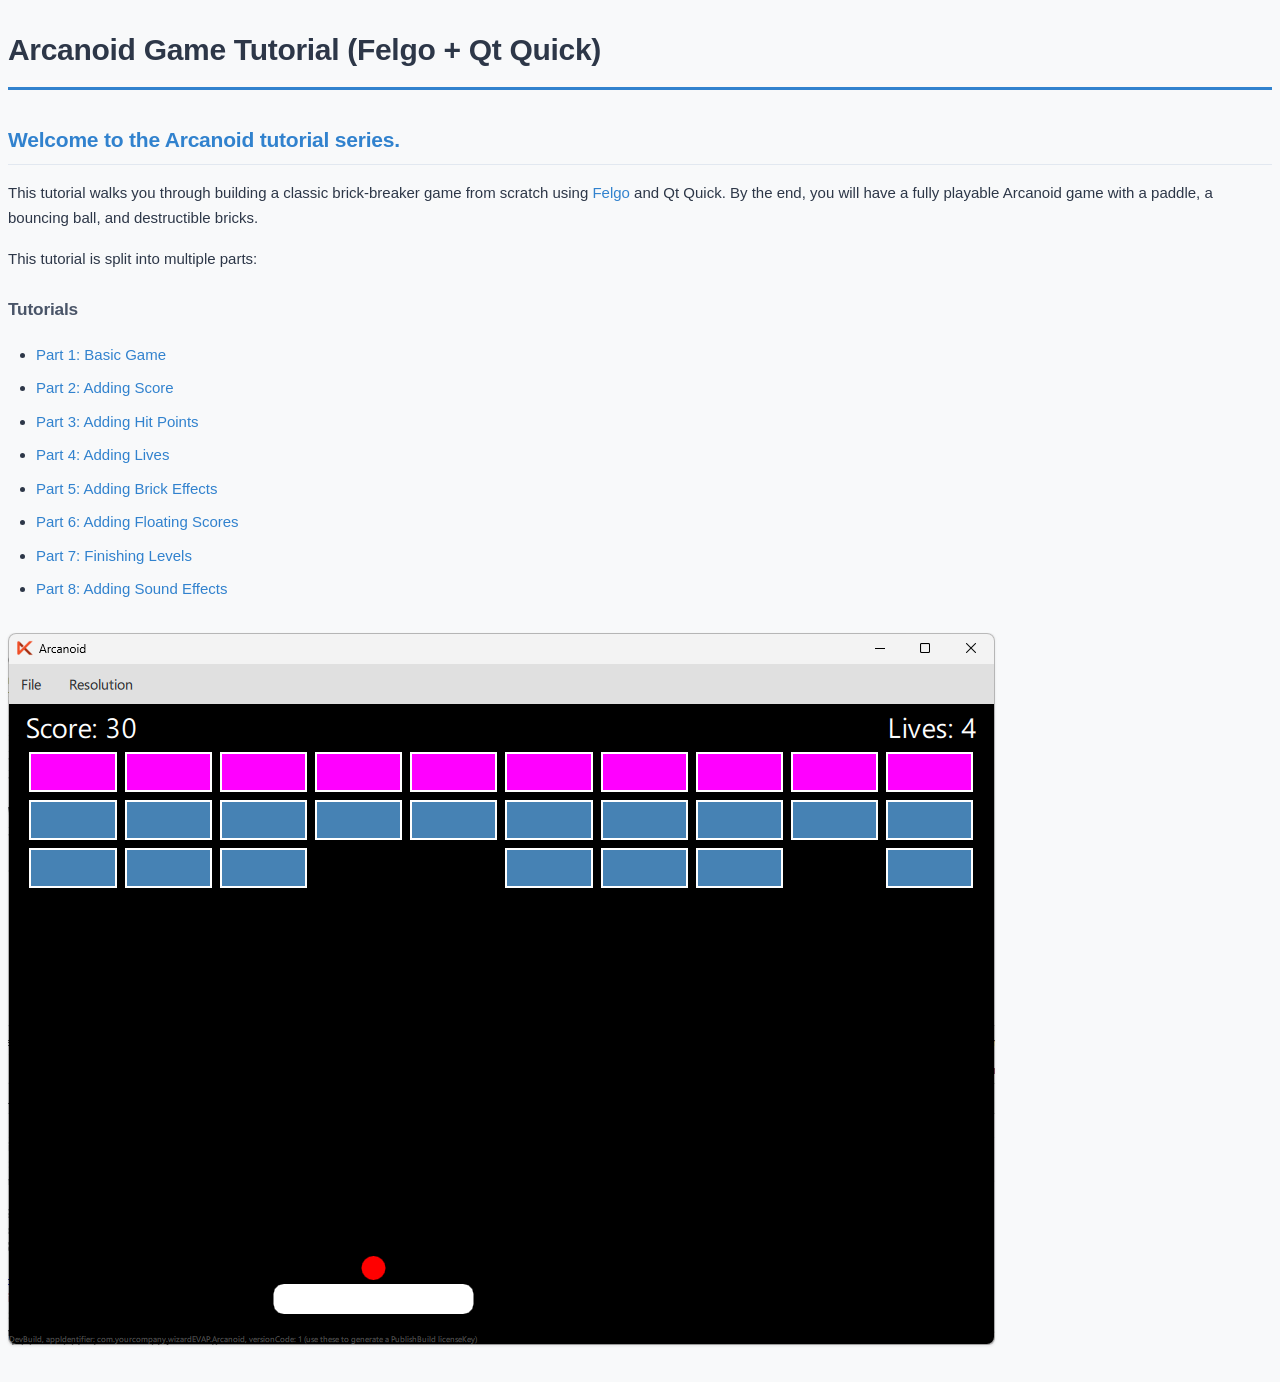
<file: out/html/index.html>
<!DOCTYPE html>
<html lang="en">
<head>
  <meta charset="utf-8">
<!-- index.qdoc -->
  <meta name="description" content="Step-by-step guide to building an Arcanoid game.">
  <title>Arcanoid Game Tutorial (Felgo + Qt Quick) | Arcanoid</title>
<link rel="stylesheet" type="text/css" href="style.css">
</head>
<body>
<h1 class="title">Arcanoid Game Tutorial (Felgo + Qt Quick)</h1>
<!-- $$$index.html-description -->
<div class="descr" id="details">
<h2 id="welcome-to-the-arcanoid-tutorial-series">Welcome to the Arcanoid tutorial series.</h2>
<p>This tutorial walks you through building a classic brick-breaker game from scratch using <a href="https://felgo.com">Felgo</a> and Qt Quick. By the end, you will have a fully playable Arcanoid game with a paddle, a bouncing ball, and destructible bricks.</p>
<p>This tutorial is split into multiple parts:</p>
<h3 id="tutorials">Tutorials</h3>
<ul>
<li><a href="part1.html">Part 1: Basic Game</a></li>
<li><a href="part2.html">Part 2: Adding Score</a></li>
<li><a href="part3.html">Part 3: Adding Hit Points</a></li>
<li><a href="part4.html">Part 4: Adding Lives</a></li>
<li><a href="part5.html">Part 5: Adding Brick Effects</a></li>
<li><a href="part6.html">Part 6: Adding Floating Scores</a></li>
<li><a href="part7.html">Part 7: Finishing Levels</a></li>
<li><a href="part8.html">Part 8: Adding Sound Effects</a></li>
</ul>
<p class="centerAlign"><img src="images/arcanoid_p4_lives.png" alt="" /></p></div>
<!-- @@@index.html -->
</body>
</html>
</file>
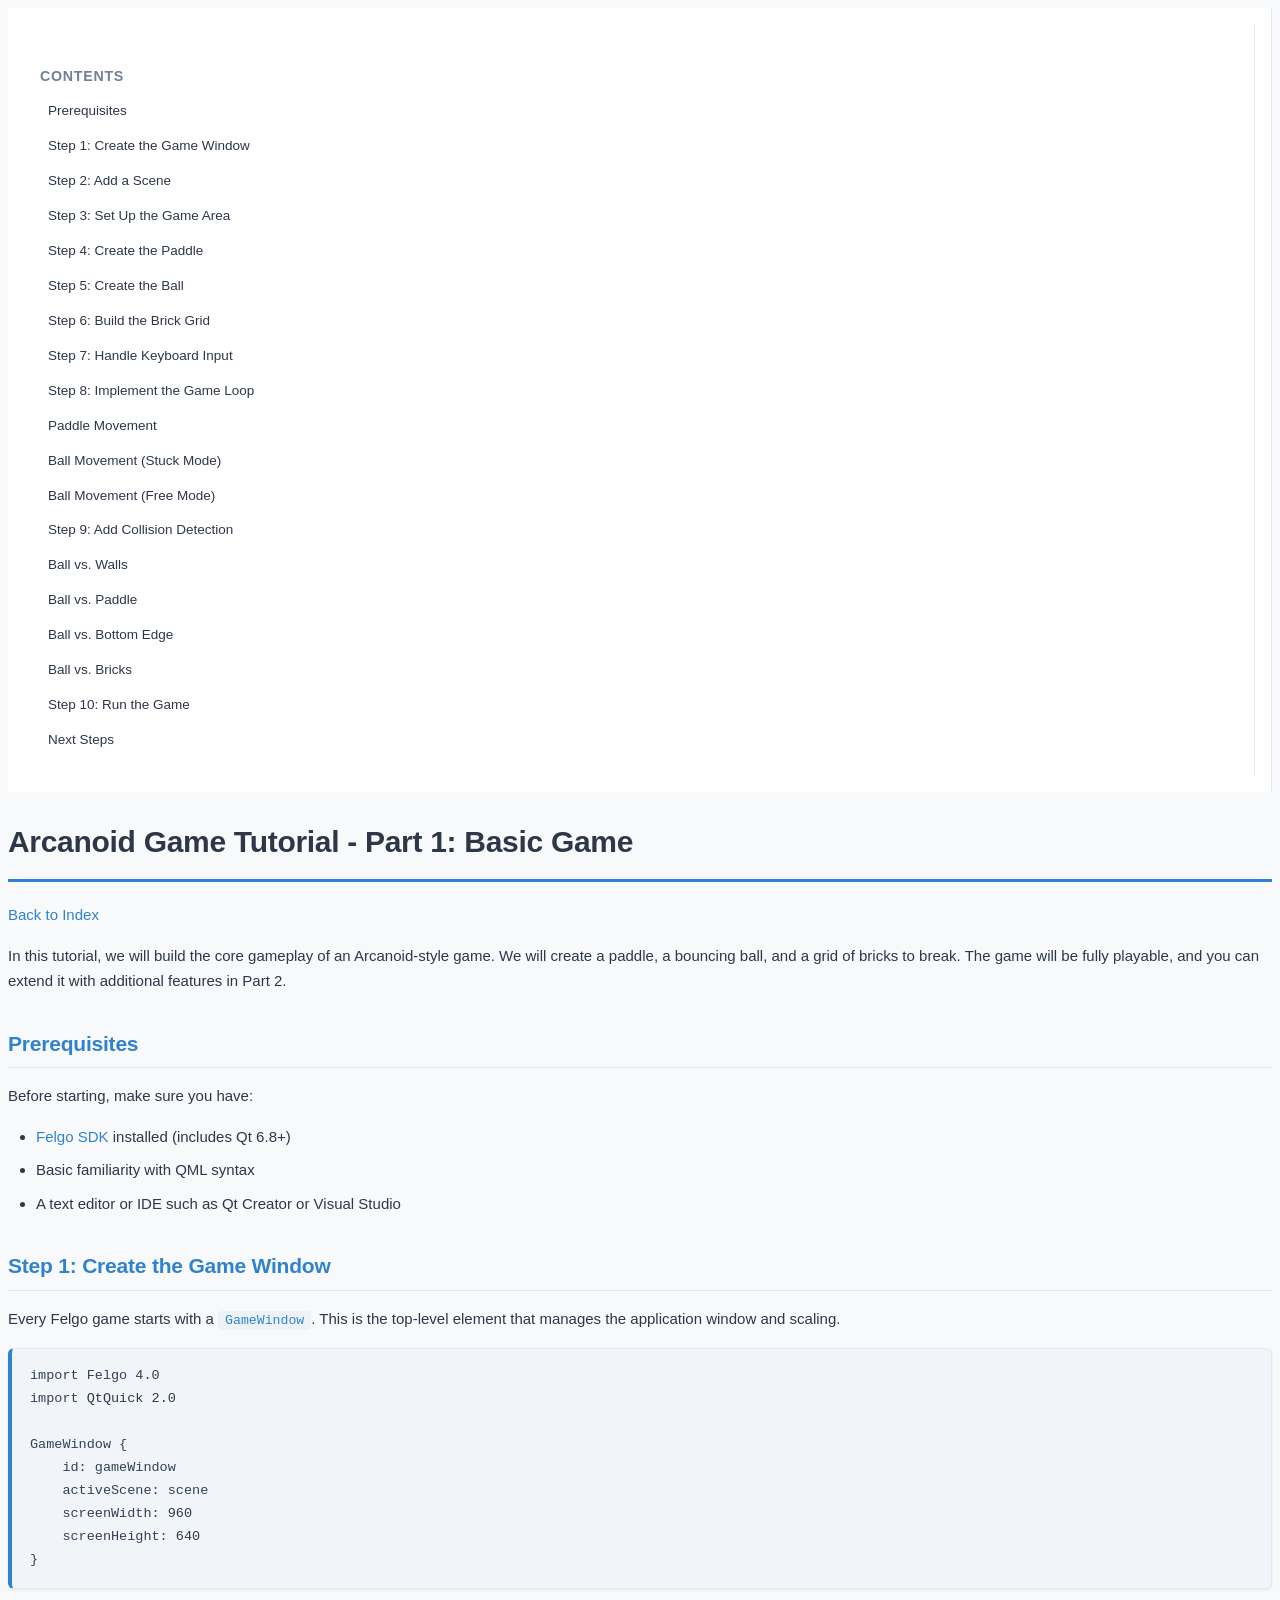
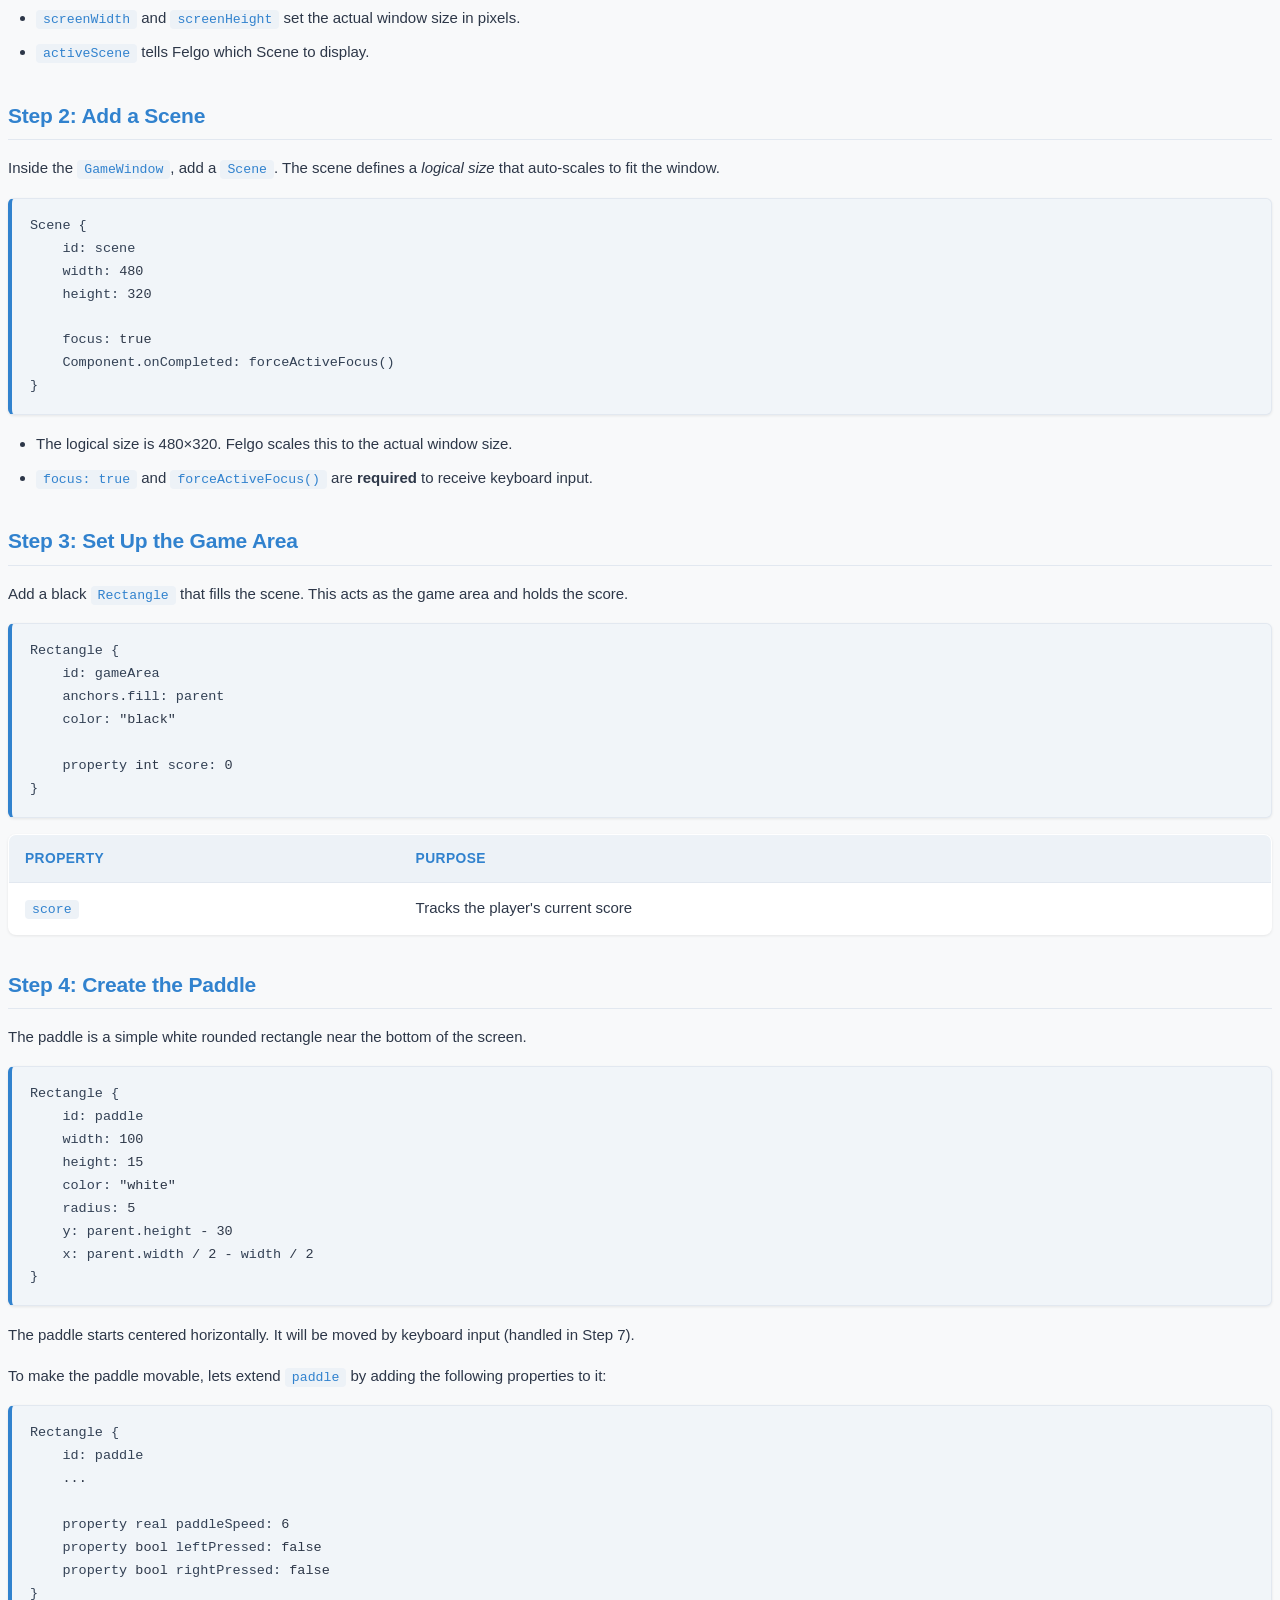
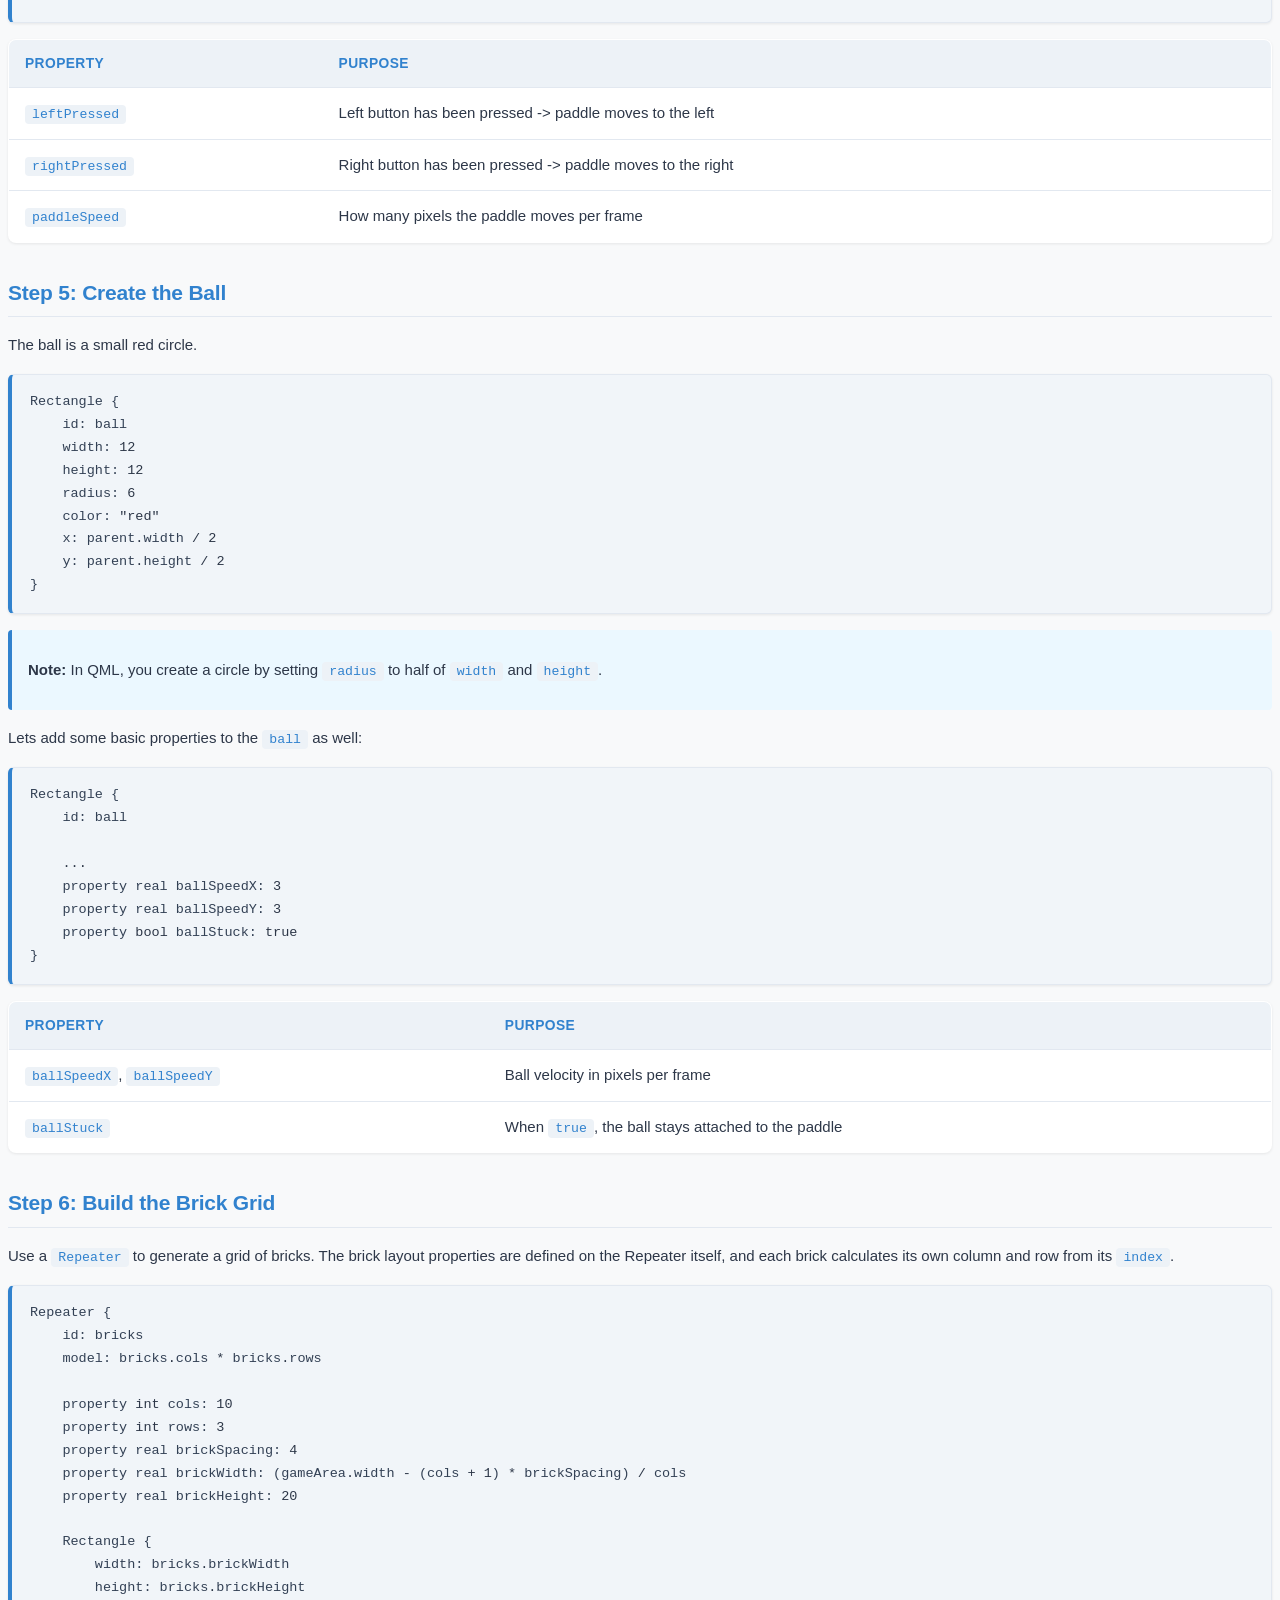
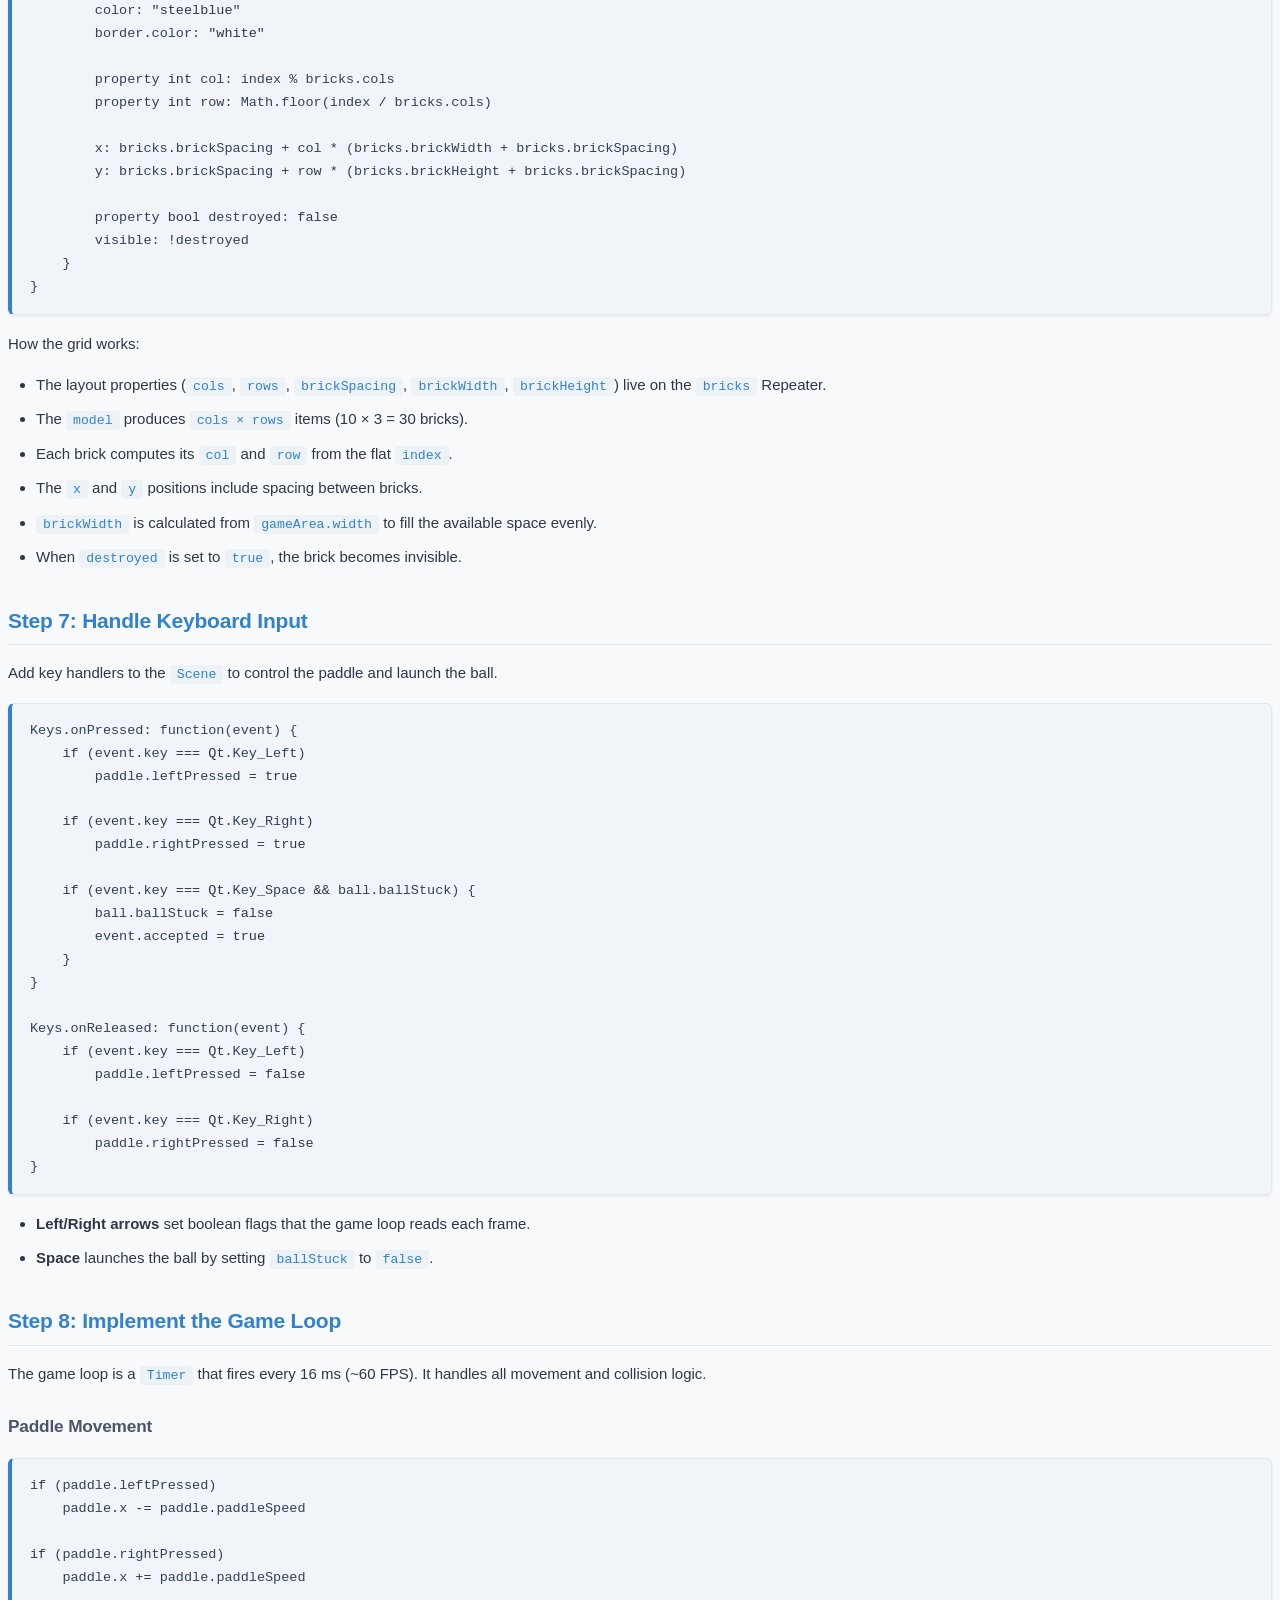
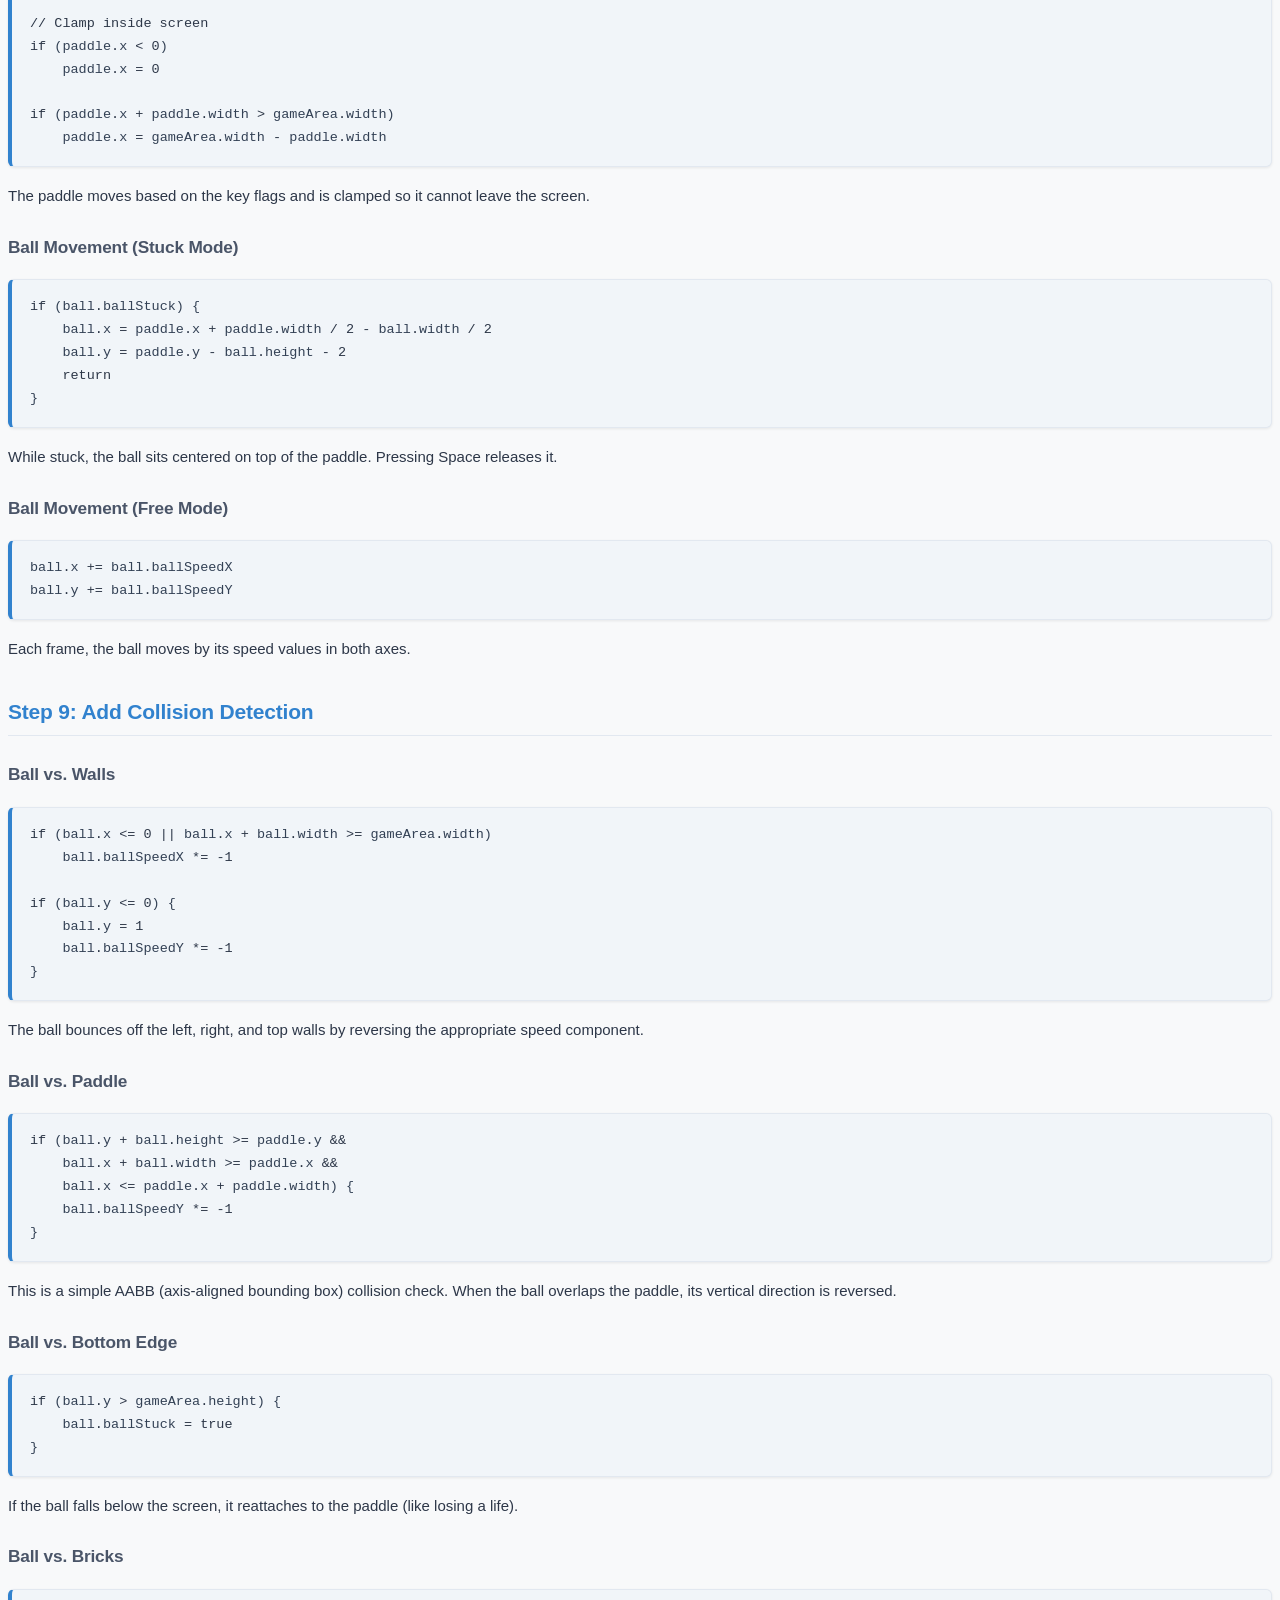
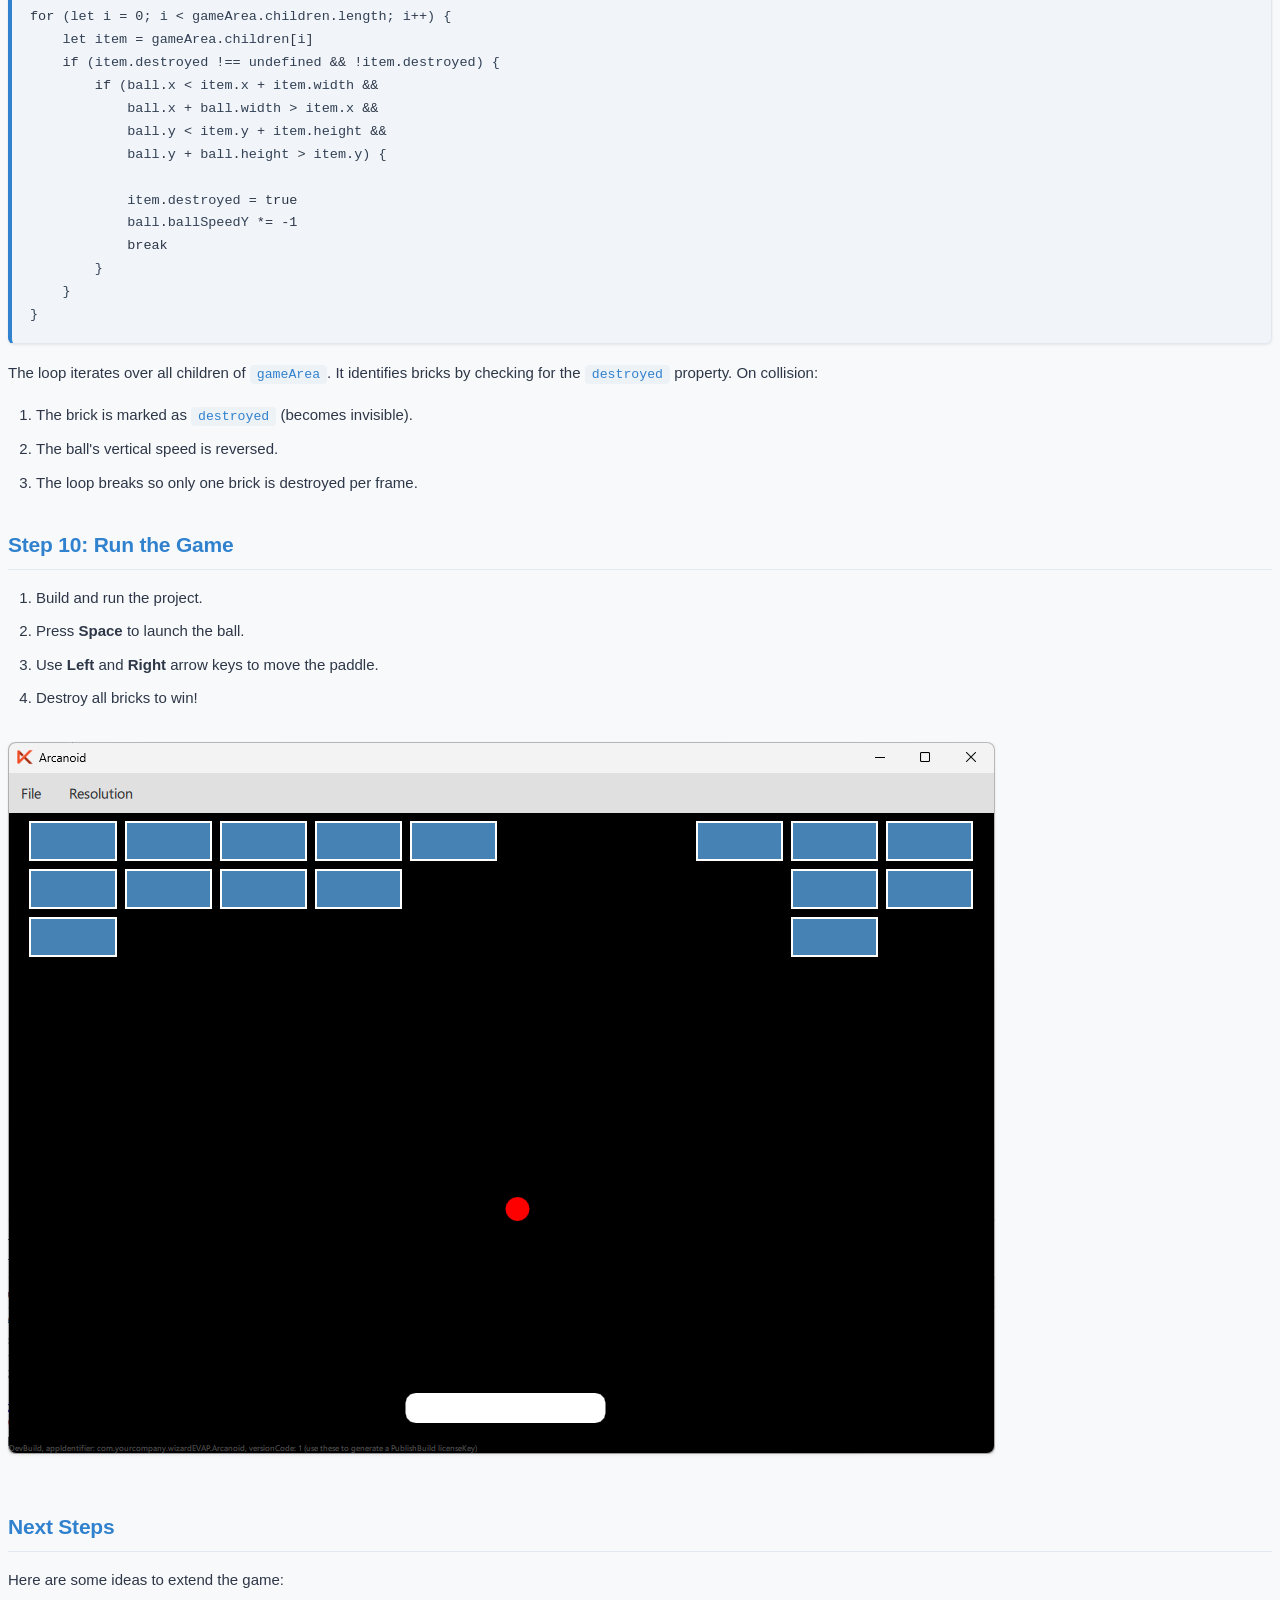
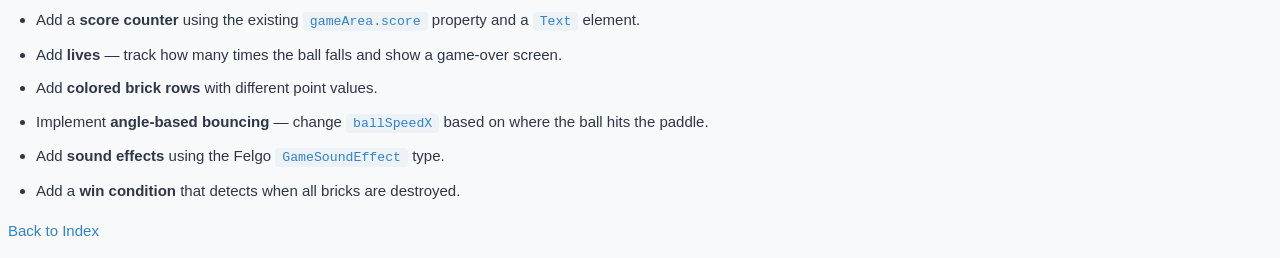
<file: out/html/part1.html>
<!DOCTYPE html>
<html lang="en">
<head>
  <meta charset="utf-8">
<!-- part1.qdoc -->
  <title>Arcanoid Game Tutorial - Part 1: Basic Game | Arcanoid</title>
<link rel="stylesheet" type="text/css" href="style.css">
</head>
<body>
<div class="sidebar">
<div class="toc">
<h3 id="toc">Contents</h3>
<ul>
<li class="level1"><a href="#prerequisites">Prerequisites</a></li>
<li class="level1"><a href="#step-1-create-the-game-window">Step 1: Create the Game Window</a></li>
<li class="level1"><a href="#step-2-add-a-scene">Step 2: Add a Scene</a></li>
<li class="level1"><a href="#step-3-set-up-the-game-area">Step 3: Set Up the Game Area</a></li>
<li class="level1"><a href="#step-4-create-the-paddle">Step 4: Create the Paddle</a></li>
<li class="level1"><a href="#step-5-create-the-ball">Step 5: Create the Ball</a></li>
<li class="level1"><a href="#step-6-build-the-brick-grid">Step 6: Build the Brick Grid</a></li>
<li class="level1"><a href="#step-7-handle-keyboard-input">Step 7: Handle Keyboard Input</a></li>
<li class="level1"><a href="#step-8-implement-the-game-loop">Step 8: Implement the Game Loop</a></li>
<li class="level2"><a href="#paddle-movement">Paddle Movement</a></li>
<li class="level2"><a href="#ball-movement-stuck-mode">Ball Movement (Stuck Mode)</a></li>
<li class="level2"><a href="#ball-movement-free-mode">Ball Movement (Free Mode)</a></li>
<li class="level1"><a href="#step-9-add-collision-detection">Step 9: Add Collision Detection</a></li>
<li class="level2"><a href="#ball-vs-walls">Ball vs. Walls</a></li>
<li class="level2"><a href="#ball-vs-paddle">Ball vs. Paddle</a></li>
<li class="level2"><a href="#ball-vs-bottom-edge">Ball vs. Bottom Edge</a></li>
<li class="level2"><a href="#ball-vs-bricks">Ball vs. Bricks</a></li>
<li class="level1"><a href="#step-10-run-the-game">Step 10: Run the Game</a></li>
<li class="level1"><a href="#next-steps">Next Steps</a></li>
</ul>
</div>
<div class="sidebar-content" id="sidebar-content"></div></div>
<h1 class="title">Arcanoid Game Tutorial - Part 1: Basic Game</h1>
<!-- $$$part1.html-description -->
<div class="descr" id="details">
<p><a href="index.html">Back to Index</a></p>
<p>In this tutorial, we will build the core gameplay of an Arcanoid-style game. We will create a paddle, a bouncing ball, and a grid of bricks to break. The game will be fully playable, and you can extend it with additional features in Part 2.</p>
<h2 id="prerequisites">Prerequisites</h2>
<p>Before starting, make sure you have:</p>
<ul>
<li><a href="https://felgo.com/download">Felgo SDK</a> installed (includes Qt 6.8+)</li>
<li>Basic familiarity with QML syntax</li>
<li>A text editor or IDE such as Qt Creator or Visual Studio</li>
</ul>
<h2 id="step-1-create-the-game-window">Step 1: Create the Game Window</h2>
<p>Every Felgo game starts with a <code translate="no">GameWindow</code>. This is the top-level element that manages the application window and scaling.</p>
<pre class="cpp" translate="no">import Felgo <span class="number">4.0</span>
import <span class="type">QtQuick</span> <span class="number">2.0</span>

GameWindow {
    id: gameWindow
    activeScene: scene
    screenWidth: <span class="number">960</span>
    screenHeight: <span class="number">640</span>
}</pre>
<ul>
<li><code translate="no">screenWidth</code> and <code translate="no">screenHeight</code> set the actual window size in pixels.</li>
<li><code translate="no">activeScene</code> tells Felgo which Scene to display.</li>
</ul>
<h2 id="step-2-add-a-scene">Step 2: Add a Scene</h2>
<p>Inside the <code translate="no">GameWindow</code>, add a <code translate="no">Scene</code>. The scene defines a <i>logical size</i> that auto-scales to fit the window.</p>
<pre class="cpp" translate="no">Scene {
    id: scene
    width: <span class="number">480</span>
    height: <span class="number">320</span>

    focus: <span class="keyword">true</span>
    Component<span class="operator">.</span>onCompleted: forceActiveFocus()
}</pre>
<ul>
<li>The logical size is 480×320. Felgo scales this to the actual window size.</li>
<li><code translate="no">focus: true</code> and <code translate="no">forceActiveFocus()</code> are <b>required</b> to receive keyboard input.</li>
</ul>
<h2 id="step-3-set-up-the-game-area">Step 3: Set Up the Game Area</h2>
<p>Add a black <code translate="no">Rectangle</code> that fills the scene. This acts as the game area and holds the score.</p>
<pre class="cpp" translate="no">Rectangle {
    id: gameArea
    anchors<span class="operator">.</span>fill: parent
    color: <span class="string">&quot;black&quot;</span>

    property <span class="type">int</span> score: <span class="number">0</span>
}</pre>
<div class="table"><table class="generic">
 <thead><tr class="qt-style"><th >Property</th><th >Purpose</th></tr></thead>
<tr valign="top" class="odd"><td ><code translate="no">score</code></td><td >Tracks the player's current score</td></tr>
</table></div>
<h2 id="step-4-create-the-paddle">Step 4: Create the Paddle</h2>
<p>The paddle is a simple white rounded rectangle near the bottom of the screen.</p>
<pre class="cpp" translate="no">Rectangle {
    id: paddle
    width: <span class="number">100</span>
    height: <span class="number">15</span>
    color: <span class="string">&quot;white&quot;</span>
    radius: <span class="number">5</span>
    y: parent<span class="operator">.</span>height <span class="operator">-</span> <span class="number">30</span>
    x: parent<span class="operator">.</span>width <span class="operator">/</span> <span class="number">2</span> <span class="operator">-</span> width <span class="operator">/</span> <span class="number">2</span>
}</pre>
<p>The paddle starts centered horizontally. It will be moved by keyboard input (handled in Step 7).</p>
<p>To make the paddle movable, lets extend <code translate="no">paddle</code> by adding the following properties to it:</p>
<pre class="cpp" translate="no">Rectangle {
    id: paddle
    <span class="operator">.</span><span class="operator">.</span><span class="operator">.</span>

    property real paddleSpeed: <span class="number">6</span>
    property <span class="type">bool</span> leftPressed: <span class="keyword">false</span>
    property <span class="type">bool</span> rightPressed: <span class="keyword">false</span>
}</pre>
<div class="table"><table class="generic">
 <thead><tr class="qt-style"><th >Property</th><th >Purpose</th></tr></thead>
<tr valign="top" class="odd"><td ><code translate="no">leftPressed</code></td><td >Left button has been pressed -&gt; paddle moves to the left</td></tr>
<tr valign="top" class="even"><td ><code translate="no">rightPressed</code></td><td >Right button has been pressed -&gt; paddle moves to the right</td></tr>
<tr valign="top" class="odd"><td ><code translate="no">paddleSpeed</code></td><td >How many pixels the paddle moves per frame</td></tr>
</table></div>
<h2 id="step-5-create-the-ball">Step 5: Create the Ball</h2>
<p>The ball is a small red circle.</p>
<pre class="cpp" translate="no">Rectangle {
    id: ball
    width: <span class="number">12</span>
    height: <span class="number">12</span>
    radius: <span class="number">6</span>
    color: <span class="string">&quot;red&quot;</span>
    x: parent<span class="operator">.</span>width <span class="operator">/</span> <span class="number">2</span>
    y: parent<span class="operator">.</span>height <span class="operator">/</span> <span class="number">2</span>
}</pre>
<div class="admonition note">
<p><b>Note: </b>In QML, you create a circle by setting <code translate="no">radius</code> to half of <code translate="no">width</code> and <code translate="no">height</code>.</p>
</div>
<p>Lets add some basic properties to the <code translate="no">ball</code> as well:</p>
<pre class="cpp" translate="no">Rectangle {
    id: ball

    <span class="operator">.</span><span class="operator">.</span><span class="operator">.</span>
    property real ballSpeedX: <span class="number">3</span>
    property real ballSpeedY: <span class="number">3</span>
    property <span class="type">bool</span> ballStuck: <span class="keyword">true</span>
}</pre>
<div class="table"><table class="generic">
 <thead><tr class="qt-style"><th >Property</th><th >Purpose</th></tr></thead>
<tr valign="top" class="odd"><td ><code translate="no">ballSpeedX</code>, <code translate="no">ballSpeedY</code></td><td >Ball velocity in pixels per frame</td></tr>
<tr valign="top" class="even"><td ><code translate="no">ballStuck</code></td><td >When <code translate="no">true</code>, the ball stays attached to the paddle</td></tr>
</table></div>
<h2 id="step-6-build-the-brick-grid">Step 6: Build the Brick Grid</h2>
<p>Use a <code translate="no">Repeater</code> to generate a grid of bricks. The brick layout properties are defined on the Repeater itself, and each brick calculates its own column and row from its <code translate="no">index</code>.</p>
<pre class="cpp" translate="no">Repeater {
    id: bricks
    model: bricks<span class="operator">.</span>cols <span class="operator">*</span> bricks<span class="operator">.</span>rows

    property <span class="type">int</span> cols: <span class="number">10</span>
    property <span class="type">int</span> rows: <span class="number">3</span>
    property real brickSpacing: <span class="number">4</span>
    property real brickWidth: (gameArea<span class="operator">.</span>width <span class="operator">-</span> (cols <span class="operator">+</span> <span class="number">1</span>) <span class="operator">*</span> brickSpacing) <span class="operator">/</span> cols
    property real brickHeight: <span class="number">20</span>

    Rectangle {
        width: bricks<span class="operator">.</span>brickWidth
        height: bricks<span class="operator">.</span>brickHeight
        color: <span class="string">&quot;steelblue&quot;</span>
        border<span class="operator">.</span>color: <span class="string">&quot;white&quot;</span>

        property <span class="type">int</span> col: index <span class="operator">%</span> bricks<span class="operator">.</span>cols
        property <span class="type">int</span> row: Math<span class="operator">.</span>floor(index <span class="operator">/</span> bricks<span class="operator">.</span>cols)

        x: bricks<span class="operator">.</span>brickSpacing <span class="operator">+</span> col <span class="operator">*</span> (bricks<span class="operator">.</span>brickWidth <span class="operator">+</span> bricks<span class="operator">.</span>brickSpacing)
        y: bricks<span class="operator">.</span>brickSpacing <span class="operator">+</span> row <span class="operator">*</span> (bricks<span class="operator">.</span>brickHeight <span class="operator">+</span> bricks<span class="operator">.</span>brickSpacing)

        property <span class="type">bool</span> destroyed: <span class="keyword">false</span>
        visible: <span class="operator">!</span>destroyed
    }
}</pre>
<p>How the grid works:</p>
<ul>
<li>The layout properties (<code translate="no">cols</code>, <code translate="no">rows</code>, <code translate="no">brickSpacing</code>, <code translate="no">brickWidth</code>, <code translate="no">brickHeight</code>) live on the <code translate="no">bricks</code> Repeater.</li>
<li>The <code translate="no">model</code> produces <code translate="no">cols × rows</code> items (10 × 3 = 30 bricks).</li>
<li>Each brick computes its <code translate="no">col</code> and <code translate="no">row</code> from the flat <code translate="no">index</code>.</li>
<li>The <code translate="no">x</code> and <code translate="no">y</code> positions include spacing between bricks.</li>
<li><code translate="no">brickWidth</code> is calculated from <code translate="no">gameArea.width</code> to fill the available space evenly.</li>
<li>When <code translate="no">destroyed</code> is set to <code translate="no">true</code>, the brick becomes invisible.</li>
</ul>
<h2 id="step-7-handle-keyboard-input">Step 7: Handle Keyboard Input</h2>
<p>Add key handlers to the <code translate="no">Scene</code> to control the paddle and launch the ball.</p>
<pre class="cpp" translate="no">Keys<span class="operator">.</span>onPressed: function(event) {
    <span class="keyword">if</span> (event<span class="operator">.</span>key <span class="operator">=</span><span class="operator">=</span><span class="operator">=</span> <span class="type">Qt</span><span class="operator">.</span>Key_Left)
        paddle<span class="operator">.</span>leftPressed <span class="operator">=</span> <span class="keyword">true</span>

    <span class="keyword">if</span> (event<span class="operator">.</span>key <span class="operator">=</span><span class="operator">=</span><span class="operator">=</span> <span class="type">Qt</span><span class="operator">.</span>Key_Right)
        paddle<span class="operator">.</span>rightPressed <span class="operator">=</span> <span class="keyword">true</span>

    <span class="keyword">if</span> (event<span class="operator">.</span>key <span class="operator">=</span><span class="operator">=</span><span class="operator">=</span> <span class="type">Qt</span><span class="operator">.</span>Key_Space <span class="operator">&amp;</span><span class="operator">&amp;</span> ball<span class="operator">.</span>ballStuck) {
        ball<span class="operator">.</span>ballStuck <span class="operator">=</span> <span class="keyword">false</span>
        event<span class="operator">.</span>accepted <span class="operator">=</span> <span class="keyword">true</span>
    }
}

Keys<span class="operator">.</span>onReleased: function(event) {
    <span class="keyword">if</span> (event<span class="operator">.</span>key <span class="operator">=</span><span class="operator">=</span><span class="operator">=</span> <span class="type">Qt</span><span class="operator">.</span>Key_Left)
        paddle<span class="operator">.</span>leftPressed <span class="operator">=</span> <span class="keyword">false</span>

    <span class="keyword">if</span> (event<span class="operator">.</span>key <span class="operator">=</span><span class="operator">=</span><span class="operator">=</span> <span class="type">Qt</span><span class="operator">.</span>Key_Right)
        paddle<span class="operator">.</span>rightPressed <span class="operator">=</span> <span class="keyword">false</span>
}</pre>
<ul>
<li><b>Left/Right arrows</b> set boolean flags that the game loop reads each frame.</li>
<li><b>Space</b> launches the ball by setting <code translate="no">ballStuck</code> to <code translate="no">false</code>.</li>
</ul>
<h2 id="step-8-implement-the-game-loop">Step 8: Implement the Game Loop</h2>
<p>The game loop is a <code translate="no">Timer</code> that fires every 16 ms (~60 FPS). It handles all movement and collision logic.</p>
<h3 id="paddle-movement">Paddle Movement</h3>
<pre class="cpp" translate="no"><span class="keyword">if</span> (paddle<span class="operator">.</span>leftPressed)
    paddle<span class="operator">.</span>x <span class="operator">-</span><span class="operator">=</span> paddle<span class="operator">.</span>paddleSpeed

<span class="keyword">if</span> (paddle<span class="operator">.</span>rightPressed)
    paddle<span class="operator">.</span>x <span class="operator">+</span><span class="operator">=</span> paddle<span class="operator">.</span>paddleSpeed

<span class="comment">// Clamp inside screen</span>
<span class="keyword">if</span> (paddle<span class="operator">.</span>x <span class="operator">&lt;</span> <span class="number">0</span>)
    paddle<span class="operator">.</span>x <span class="operator">=</span> <span class="number">0</span>

<span class="keyword">if</span> (paddle<span class="operator">.</span>x <span class="operator">+</span> paddle<span class="operator">.</span>width <span class="operator">&gt;</span> gameArea<span class="operator">.</span>width)
    paddle<span class="operator">.</span>x <span class="operator">=</span> gameArea<span class="operator">.</span>width <span class="operator">-</span> paddle<span class="operator">.</span>width</pre>
<p>The paddle moves based on the key flags and is clamped so it cannot leave the screen.</p>
<h3 id="ball-movement-stuck-mode">Ball Movement (Stuck Mode)</h3>
<pre class="cpp" translate="no"><span class="keyword">if</span> (ball<span class="operator">.</span>ballStuck) {
    ball<span class="operator">.</span>x <span class="operator">=</span> paddle<span class="operator">.</span>x <span class="operator">+</span> paddle<span class="operator">.</span>width <span class="operator">/</span> <span class="number">2</span> <span class="operator">-</span> ball<span class="operator">.</span>width <span class="operator">/</span> <span class="number">2</span>
    ball<span class="operator">.</span>y <span class="operator">=</span> paddle<span class="operator">.</span>y <span class="operator">-</span> ball<span class="operator">.</span>height <span class="operator">-</span> <span class="number">2</span>
    <span class="keyword">return</span>
}</pre>
<p>While stuck, the ball sits centered on top of the paddle. Pressing Space releases it.</p>
<h3 id="ball-movement-free-mode">Ball Movement (Free Mode)</h3>
<pre class="cpp" translate="no">ball<span class="operator">.</span>x <span class="operator">+</span><span class="operator">=</span> ball<span class="operator">.</span>ballSpeedX
ball<span class="operator">.</span>y <span class="operator">+</span><span class="operator">=</span> ball<span class="operator">.</span>ballSpeedY</pre>
<p>Each frame, the ball moves by its speed values in both axes.</p>
<h2 id="step-9-add-collision-detection">Step 9: Add Collision Detection</h2>
<h3 id="ball-vs-walls">Ball vs. Walls</h3>
<pre class="cpp" translate="no"><span class="keyword">if</span> (ball<span class="operator">.</span>x <span class="operator">&lt;</span><span class="operator">=</span> <span class="number">0</span> <span class="operator">|</span><span class="operator">|</span> ball<span class="operator">.</span>x <span class="operator">+</span> ball<span class="operator">.</span>width <span class="operator">&gt;</span><span class="operator">=</span> gameArea<span class="operator">.</span>width)
    ball<span class="operator">.</span>ballSpeedX <span class="operator">*</span><span class="operator">=</span> <span class="operator">-</span><span class="number">1</span>

<span class="keyword">if</span> (ball<span class="operator">.</span>y <span class="operator">&lt;</span><span class="operator">=</span> <span class="number">0</span>) {
    ball<span class="operator">.</span>y <span class="operator">=</span> <span class="number">1</span>
    ball<span class="operator">.</span>ballSpeedY <span class="operator">*</span><span class="operator">=</span> <span class="operator">-</span><span class="number">1</span>
}</pre>
<p>The ball bounces off the left, right, and top walls by reversing the appropriate speed component.</p>
<h3 id="ball-vs-paddle">Ball vs. Paddle</h3>
<pre class="cpp" translate="no"><span class="keyword">if</span> (ball<span class="operator">.</span>y <span class="operator">+</span> ball<span class="operator">.</span>height <span class="operator">&gt;</span><span class="operator">=</span> paddle<span class="operator">.</span>y <span class="operator">&amp;</span><span class="operator">&amp;</span>
    ball<span class="operator">.</span>x <span class="operator">+</span> ball<span class="operator">.</span>width <span class="operator">&gt;</span><span class="operator">=</span> paddle<span class="operator">.</span>x <span class="operator">&amp;</span><span class="operator">&amp;</span>
    ball<span class="operator">.</span>x <span class="operator">&lt;</span><span class="operator">=</span> paddle<span class="operator">.</span>x <span class="operator">+</span> paddle<span class="operator">.</span>width) {
    ball<span class="operator">.</span>ballSpeedY <span class="operator">*</span><span class="operator">=</span> <span class="operator">-</span><span class="number">1</span>
}</pre>
<p>This is a simple AABB (axis-aligned bounding box) collision check. When the ball overlaps the paddle, its vertical direction is reversed.</p>
<h3 id="ball-vs-bottom-edge">Ball vs. Bottom Edge</h3>
<pre class="cpp" translate="no"><span class="keyword">if</span> (ball<span class="operator">.</span>y <span class="operator">&gt;</span> gameArea<span class="operator">.</span>height) {
    ball<span class="operator">.</span>ballStuck <span class="operator">=</span> <span class="keyword">true</span>
}</pre>
<p>If the ball falls below the screen, it reattaches to the paddle (like losing a life).</p>
<h3 id="ball-vs-bricks">Ball vs. Bricks</h3>
<pre class="cpp" translate="no"><span class="keyword">for</span> (let i <span class="operator">=</span> <span class="number">0</span>; i <span class="operator">&lt;</span> gameArea<span class="operator">.</span>children<span class="operator">.</span>length; i<span class="operator">+</span><span class="operator">+</span>) {
    let item <span class="operator">=</span> gameArea<span class="operator">.</span>children<span class="operator">[</span>i<span class="operator">]</span>
    <span class="keyword">if</span> (item<span class="operator">.</span>destroyed <span class="operator">!</span><span class="operator">=</span><span class="operator">=</span> undefined <span class="operator">&amp;</span><span class="operator">&amp;</span> <span class="operator">!</span>item<span class="operator">.</span>destroyed) {
        <span class="keyword">if</span> (ball<span class="operator">.</span>x <span class="operator">&lt;</span> item<span class="operator">.</span>x <span class="operator">+</span> item<span class="operator">.</span>width <span class="operator">&amp;</span><span class="operator">&amp;</span>
            ball<span class="operator">.</span>x <span class="operator">+</span> ball<span class="operator">.</span>width <span class="operator">&gt;</span> item<span class="operator">.</span>x <span class="operator">&amp;</span><span class="operator">&amp;</span>
            ball<span class="operator">.</span>y <span class="operator">&lt;</span> item<span class="operator">.</span>y <span class="operator">+</span> item<span class="operator">.</span>height <span class="operator">&amp;</span><span class="operator">&amp;</span>
            ball<span class="operator">.</span>y <span class="operator">+</span> ball<span class="operator">.</span>height <span class="operator">&gt;</span> item<span class="operator">.</span>y) {

            item<span class="operator">.</span>destroyed <span class="operator">=</span> <span class="keyword">true</span>
            ball<span class="operator">.</span>ballSpeedY <span class="operator">*</span><span class="operator">=</span> <span class="operator">-</span><span class="number">1</span>
            <span class="keyword">break</span>
        }
    }
}</pre>
<p>The loop iterates over all children of <code translate="no">gameArea</code>. It identifies bricks by checking for the <code translate="no">destroyed</code> property. On collision:</p>
<ol class="1" type="1"><li>The brick is marked as <code translate="no">destroyed</code> (becomes invisible).</li>
<li>The ball's vertical speed is reversed.</li>
<li>The loop breaks so only one brick is destroyed per frame.</li>
</ol>
<h2 id="step-10-run-the-game">Step 10: Run the Game</h2>
<ol class="1" type="1"><li>Build and run the project.</li>
<li>Press <b>Space</b> to launch the ball.</li>
<li>Use <b>Left</b> and <b>Right</b> arrow keys to move the paddle.</li>
<li>Destroy all bricks to win!</li>
</ol>
<p class="centerAlign"><img src="images/arcanoid.png" alt="" /></p><h2 id="next-steps">Next Steps</h2>
<p>Here are some ideas to extend the game:</p>
<ul>
<li>Add a <b>score counter</b> using the existing <code translate="no">gameArea.score</code> property and a <code translate="no">Text</code> element.</li>
<li>Add <b>lives</b> &mdash; track how many times the ball falls and show a game-over screen.</li>
<li>Add <b>colored brick rows</b> with different point values.</li>
<li>Implement <b>angle-based bouncing</b> &mdash; change <code translate="no">ballSpeedX</code> based on where the ball hits the paddle.</li>
<li>Add <b>sound effects</b> using the Felgo <code translate="no">GameSoundEffect</code> type.</li>
<li>Add a <b>win condition</b> that detects when all bricks are destroyed.</li>
</ul>
<p><a href="index.html">Back to Index</a></p>
</div>
<!-- @@@part1.html -->
</body>
</html>
</file>
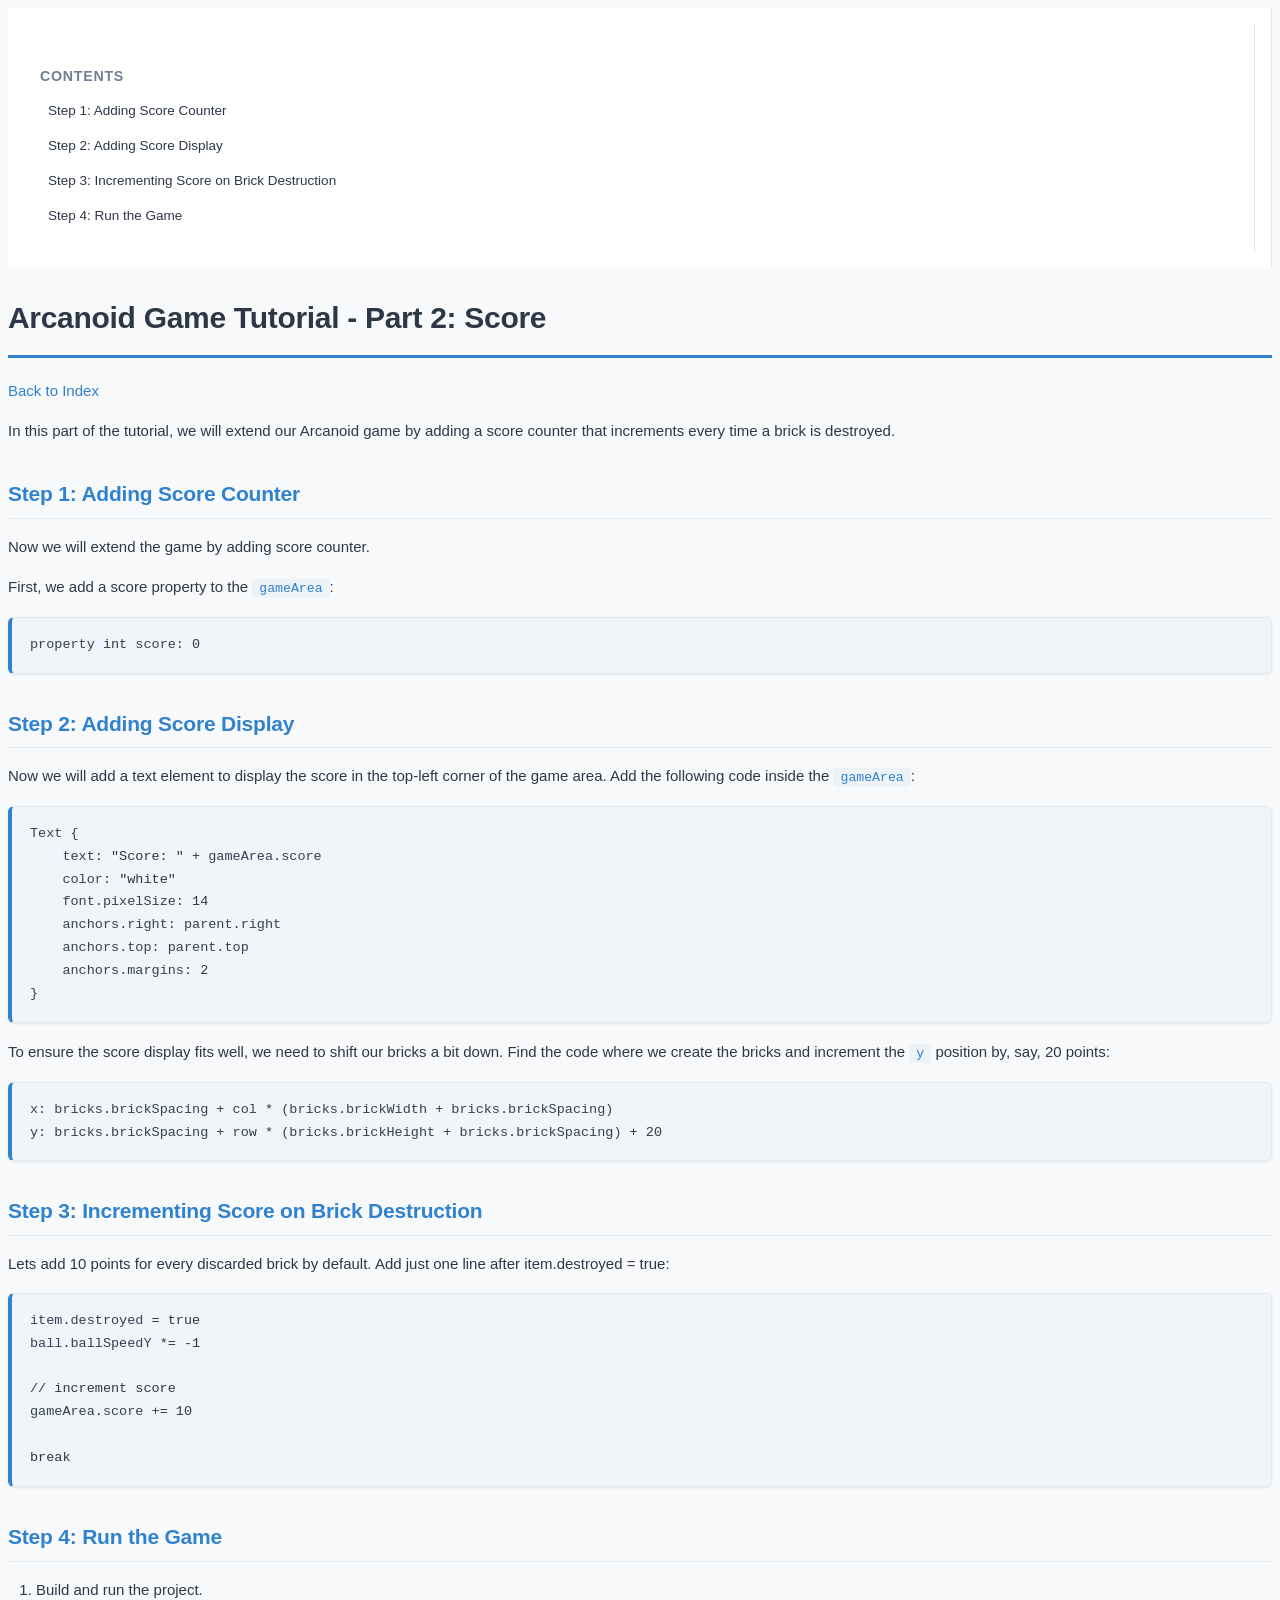
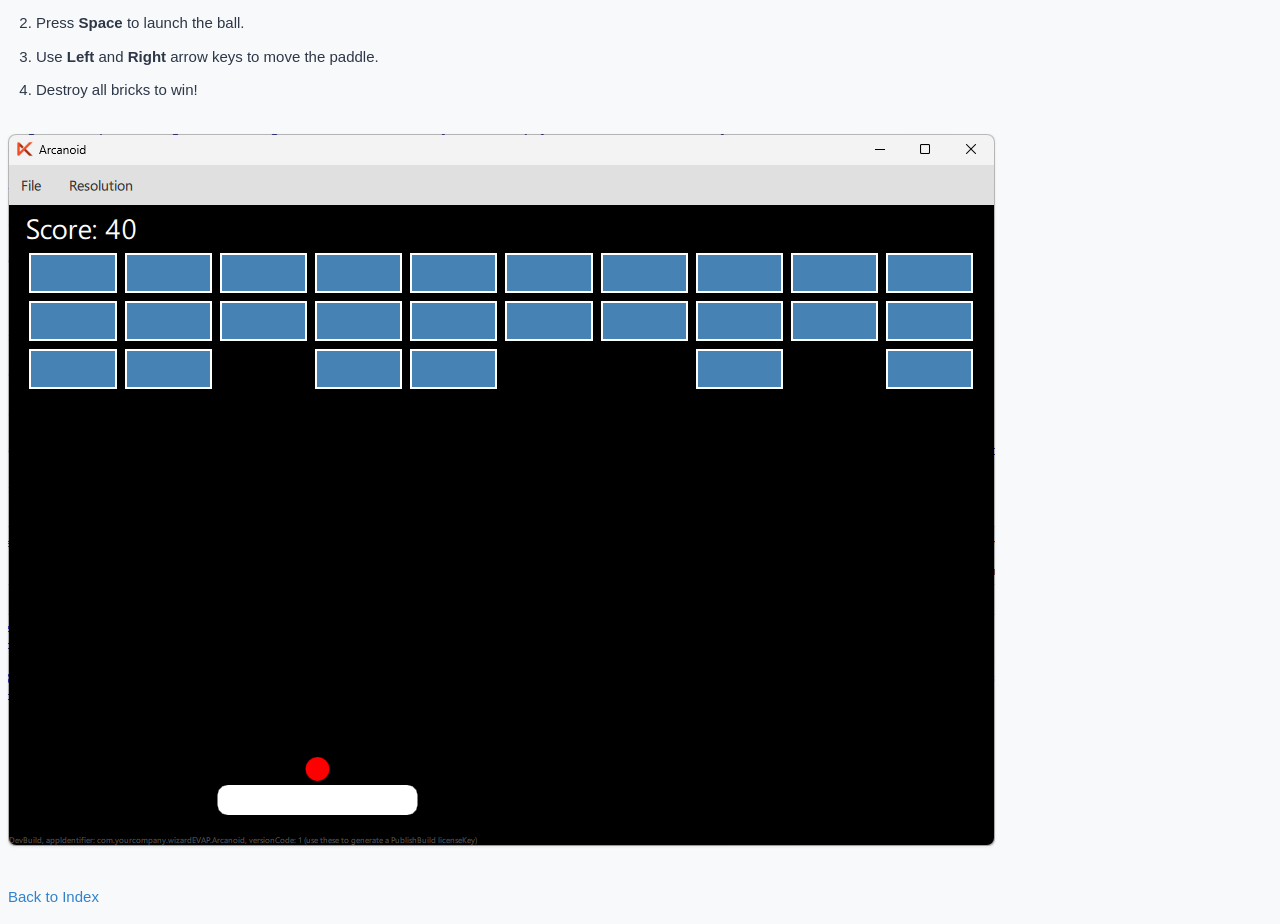
<file: out/html/part2.html>
<!DOCTYPE html>
<html lang="en">
<head>
  <meta charset="utf-8">
<!-- part2.qdoc -->
  <title>Arcanoid Game Tutorial - Part 2: Score | Arcanoid</title>
<link rel="stylesheet" type="text/css" href="style.css">
</head>
<body>
<div class="sidebar">
<div class="toc">
<h3 id="toc">Contents</h3>
<ul>
<li class="level1"><a href="#step-1-adding-score-counter">Step 1: Adding Score Counter</a></li>
<li class="level1"><a href="#step-2-adding-score-display">Step 2: Adding Score Display</a></li>
<li class="level1"><a href="#step-3-incrementing-score-on-brick-destruction">Step 3: Incrementing Score on Brick Destruction</a></li>
<li class="level1"><a href="#step-4-run-the-game">Step 4: Run the Game</a></li>
</ul>
</div>
<div class="sidebar-content" id="sidebar-content"></div></div>
<h1 class="title">Arcanoid Game Tutorial - Part 2: Score</h1>
<!-- $$$part2.html-description -->
<div class="descr" id="details">
<p><a href="index.html">Back to Index</a></p>
<p>In this part of the tutorial, we will extend our Arcanoid game by adding a score counter that increments every time a brick is destroyed.</p>
<h2 id="step-1-adding-score-counter">Step 1: Adding Score Counter</h2>
<p>Now we will extend the game by adding score counter.</p>
<p>First, we add a score property to the <code translate="no">gameArea</code>:</p>
<pre class="cpp" translate="no">property <span class="type">int</span> score: <span class="number">0</span></pre>
<h2 id="step-2-adding-score-display">Step 2: Adding Score Display</h2>
<p>Now we will add a text element to display the score in the top-left corner of the game area. Add the following code inside the <code translate="no">gameArea</code>:</p>
<pre class="cpp" translate="no">Text {
    text: <span class="string">&quot;Score: &quot;</span> <span class="operator">+</span> gameArea<span class="operator">.</span>score
    color: <span class="string">&quot;white&quot;</span>
    font<span class="operator">.</span>pixelSize: <span class="number">14</span>
    anchors<span class="operator">.</span>right: parent<span class="operator">.</span>right
    anchors<span class="operator">.</span>top: parent<span class="operator">.</span>top
    anchors<span class="operator">.</span>margins: <span class="number">2</span>
}</pre>
<p>To ensure the score display fits well, we need to shift our bricks a bit down. Find the code where we create the bricks and increment the <code translate="no">y</code> position by, say, 20 points:</p>
<pre class="cpp" translate="no">x: bricks<span class="operator">.</span>brickSpacing <span class="operator">+</span> col <span class="operator">*</span> (bricks<span class="operator">.</span>brickWidth <span class="operator">+</span> bricks<span class="operator">.</span>brickSpacing)
y: bricks<span class="operator">.</span>brickSpacing <span class="operator">+</span> row <span class="operator">*</span> (bricks<span class="operator">.</span>brickHeight <span class="operator">+</span> bricks<span class="operator">.</span>brickSpacing) <span class="operator">+</span> <span class="number">20</span></pre>
<h2 id="step-3-incrementing-score-on-brick-destruction">Step 3: Incrementing Score on Brick Destruction</h2>
<p>Lets add 10 points for every discarded brick by default. Add just one line after item.destroyed = true:</p>
<pre class="cpp" translate="no">item<span class="operator">.</span>destroyed <span class="operator">=</span> <span class="keyword">true</span>
ball<span class="operator">.</span>ballSpeedY <span class="operator">*</span><span class="operator">=</span> <span class="operator">-</span><span class="number">1</span>

<span class="comment">// increment score</span>
gameArea<span class="operator">.</span>score <span class="operator">+</span><span class="operator">=</span> <span class="number">10</span>

<span class="keyword">break</span></pre>
<h2 id="step-4-run-the-game">Step 4: Run the Game</h2>
<ol class="1" type="1"><li>Build and run the project.</li>
<li>Press <b>Space</b> to launch the ball.</li>
<li>Use <b>Left</b> and <b>Right</b> arrow keys to move the paddle.</li>
<li>Destroy all bricks to win!</li>
</ol>
<p class="centerAlign"><img src="images/arcanoid_p2_score.png" alt="" /></p><p><a href="index.html">Back to Index</a></p>
</div>
<!-- @@@part2.html -->
</body>
</html>
</file>
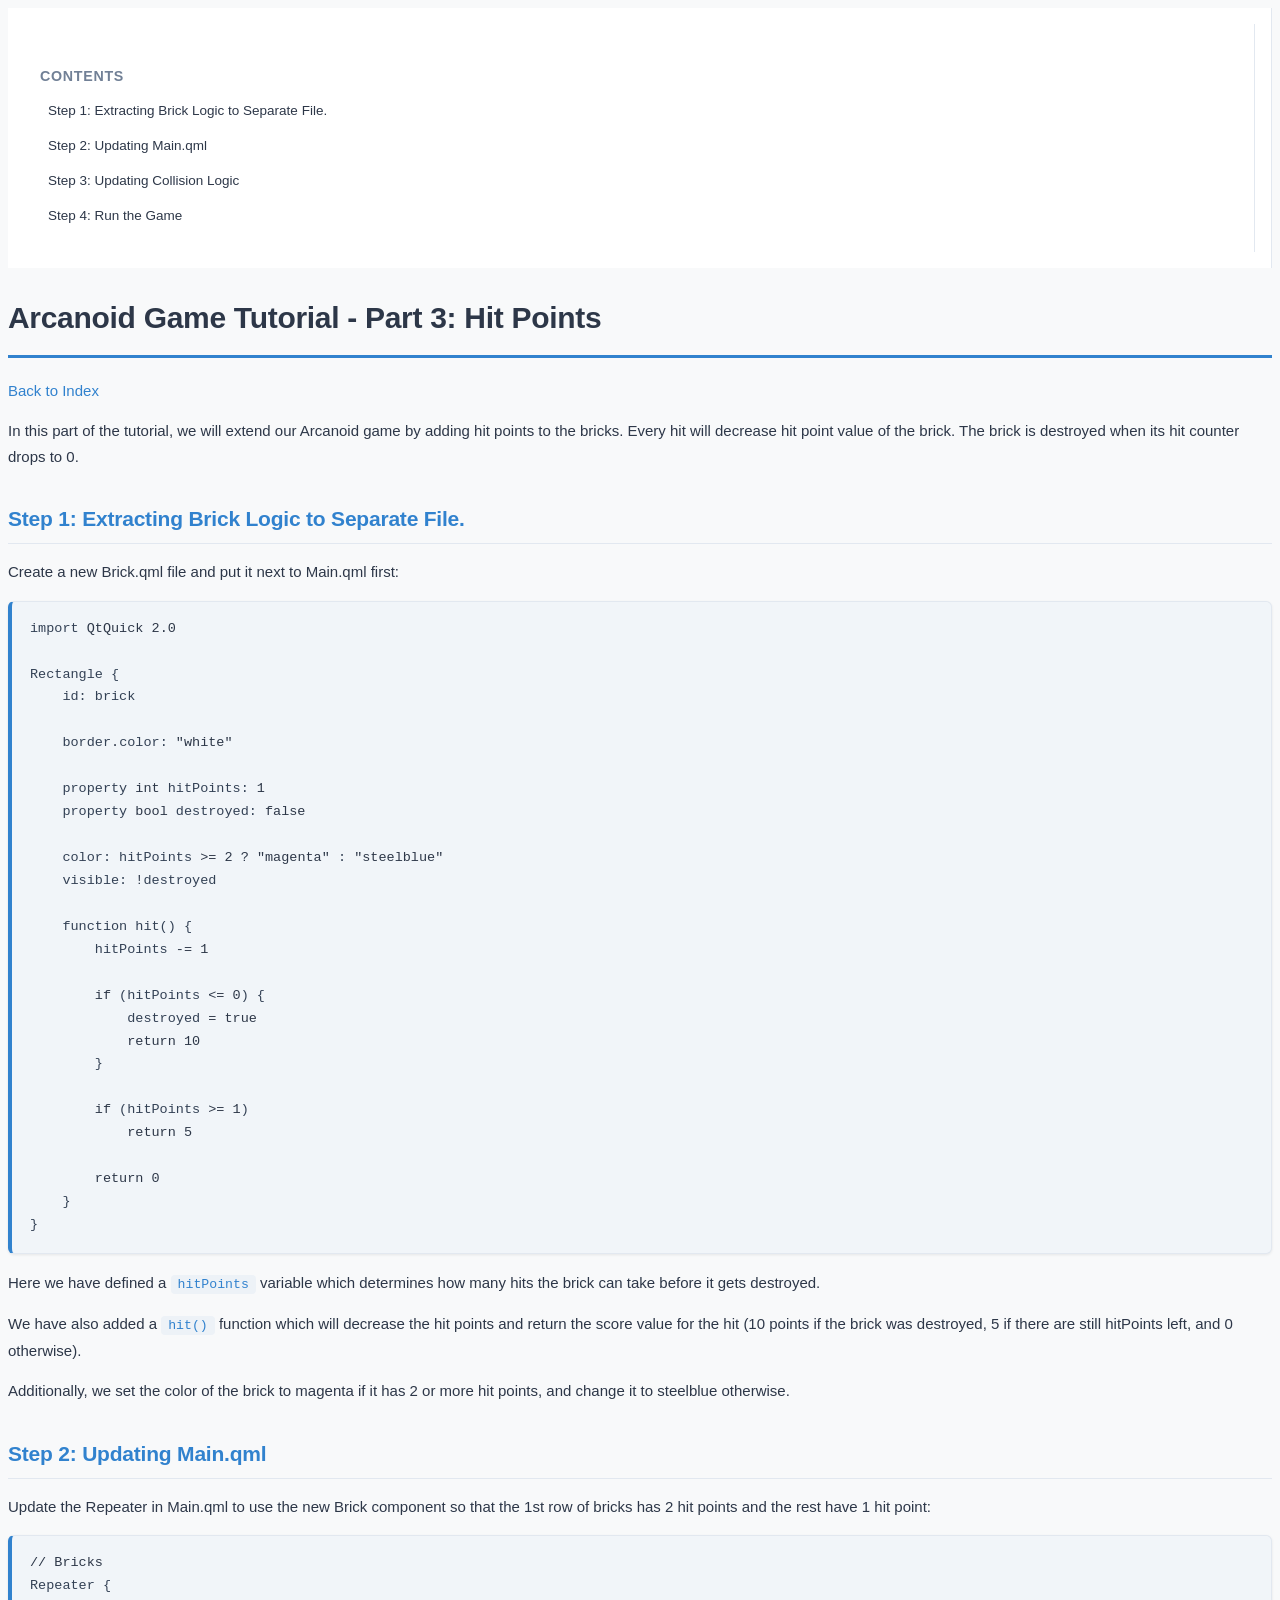
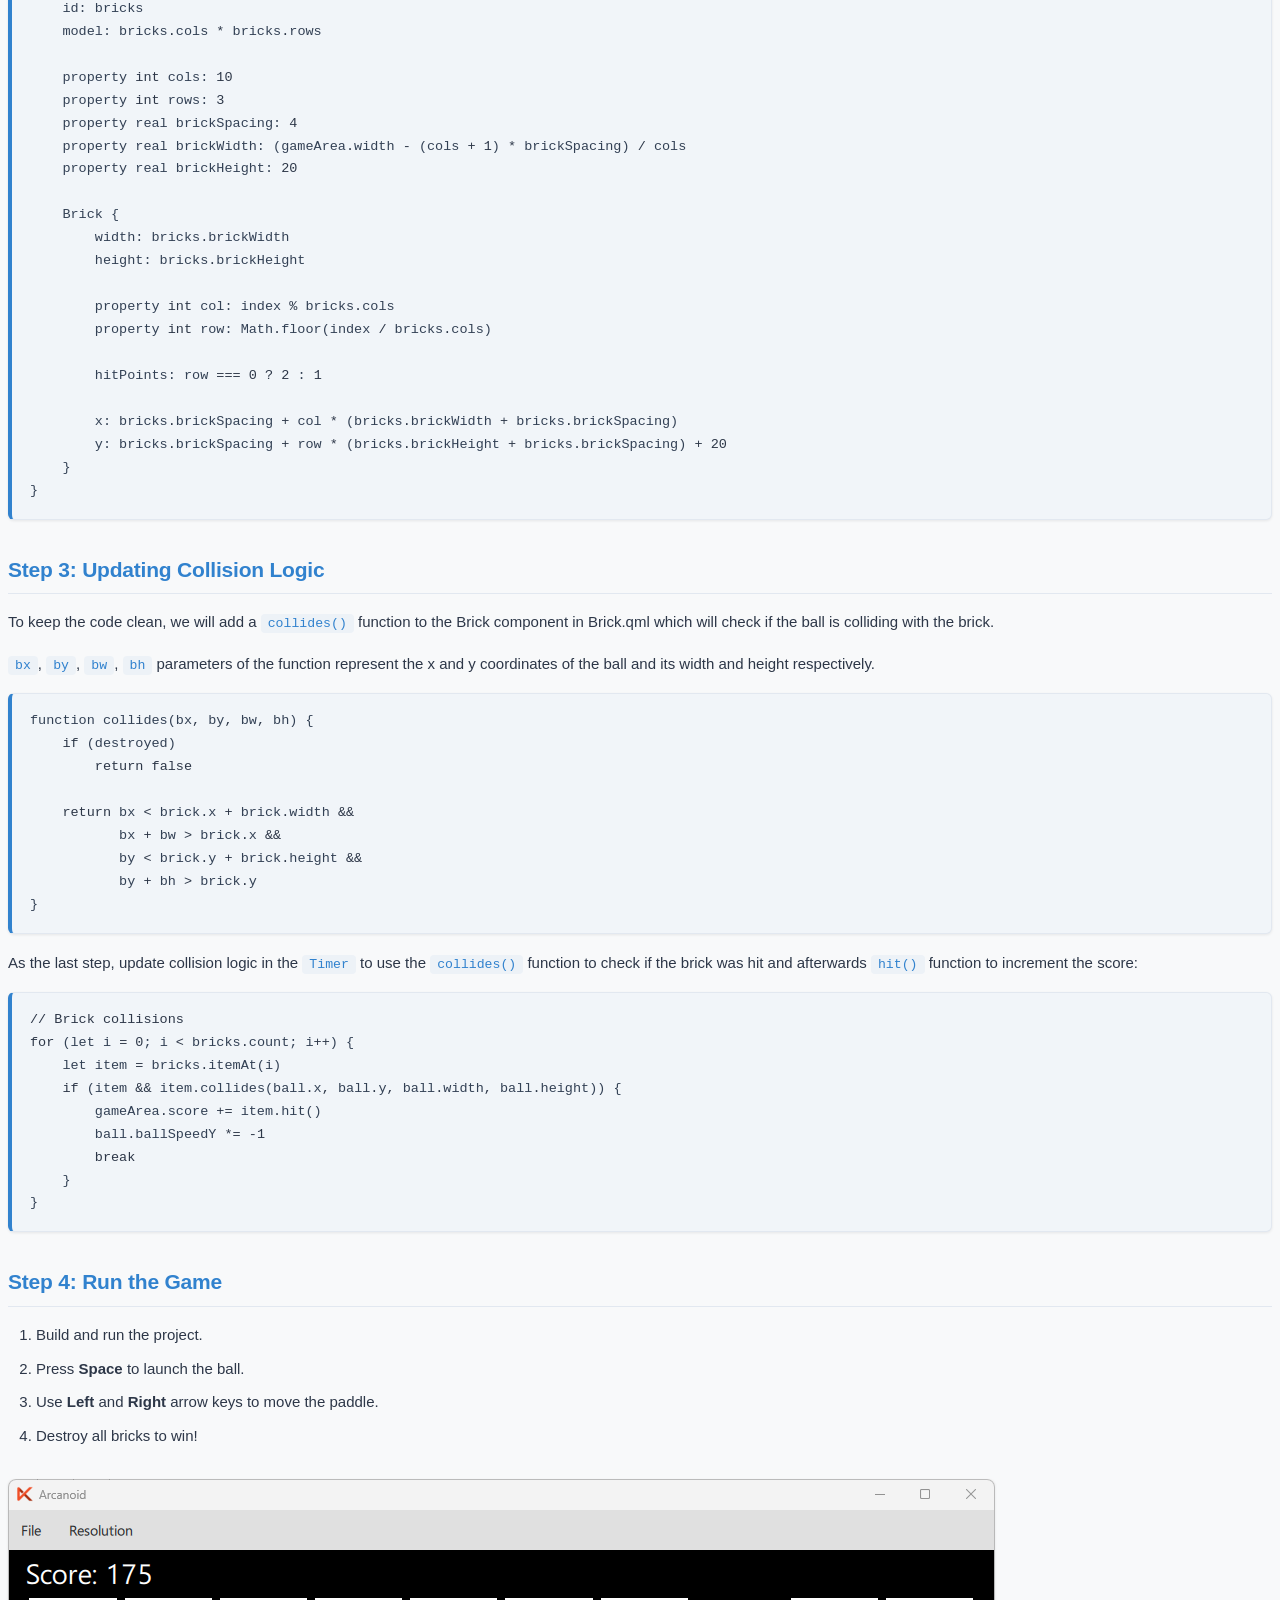
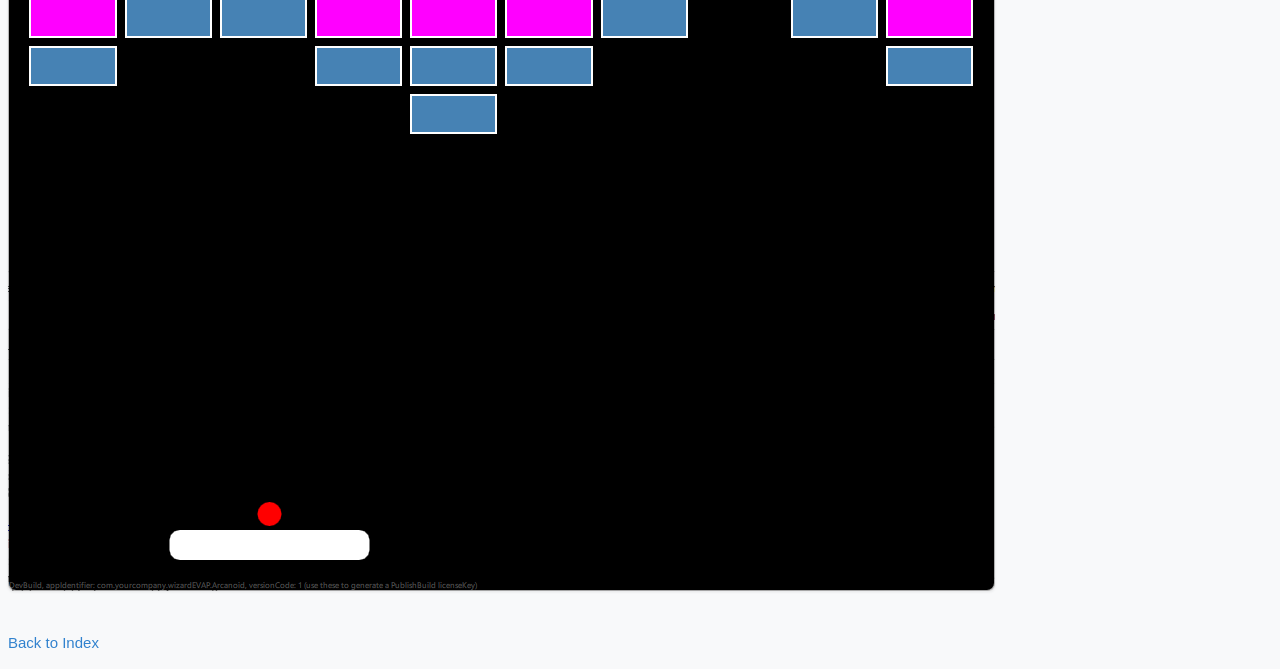
<file: out/html/part3.html>
<!DOCTYPE html>
<html lang="en">
<head>
  <meta charset="utf-8">
<!-- part3.qdoc -->
  <title>Arcanoid Game Tutorial - Part 3: Hit Points | Arcanoid</title>
<link rel="stylesheet" type="text/css" href="style.css">
</head>
<body>
<div class="sidebar">
<div class="toc">
<h3 id="toc">Contents</h3>
<ul>
<li class="level1"><a href="#step-1-extracting-brick-logic-to-separate-file">Step 1: Extracting Brick Logic to Separate File.</a></li>
<li class="level1"><a href="#step-2-updating-main-qml">Step 2: Updating Main.qml</a></li>
<li class="level1"><a href="#step-3-updating-collision-logic">Step 3: Updating Collision Logic</a></li>
<li class="level1"><a href="#step-4-run-the-game">Step 4: Run the Game</a></li>
</ul>
</div>
<div class="sidebar-content" id="sidebar-content"></div></div>
<h1 class="title">Arcanoid Game Tutorial - Part 3: Hit Points</h1>
<!-- $$$part3.html-description -->
<div class="descr" id="details">
<p><a href="index.html">Back to Index</a></p>
<p>In this part of the tutorial, we will extend our Arcanoid game by adding hit points to the bricks. Every hit will decrease hit point value of the brick. The brick is destroyed when its hit counter drops to 0.</p>
<h2 id="step-1-extracting-brick-logic-to-separate-file">Step 1: Extracting Brick Logic to Separate File.</h2>
<p>Create a new Brick.qml file and put it next to Main.qml first:</p>
<pre class="cpp" translate="no">import <span class="type">QtQuick</span> <span class="number">2.0</span>

Rectangle {
    id: brick

    border<span class="operator">.</span>color: <span class="string">&quot;white&quot;</span>

    property <span class="type">int</span> hitPoints: <span class="number">1</span>
    property <span class="type">bool</span> destroyed: <span class="keyword">false</span>

    color: hitPoints <span class="operator">&gt;</span><span class="operator">=</span> <span class="number">2</span> <span class="operator">?</span> <span class="string">&quot;magenta&quot;</span> : <span class="string">&quot;steelblue&quot;</span>
    visible: <span class="operator">!</span>destroyed

    function hit() {
        hitPoints <span class="operator">-</span><span class="operator">=</span> <span class="number">1</span>

        <span class="keyword">if</span> (hitPoints <span class="operator">&lt;</span><span class="operator">=</span> <span class="number">0</span>) {
            destroyed <span class="operator">=</span> <span class="keyword">true</span>
            <span class="keyword">return</span> <span class="number">10</span>
        }

        <span class="keyword">if</span> (hitPoints <span class="operator">&gt;</span><span class="operator">=</span> <span class="number">1</span>)
            <span class="keyword">return</span> <span class="number">5</span>

        <span class="keyword">return</span> <span class="number">0</span>
    }
}</pre>
<p>Here we have defined a <code translate="no">hitPoints</code> variable which determines how many hits the brick can take before it gets destroyed.</p>
<p>We have also added a <code translate="no">hit()</code> function which will decrease the hit points and return the score value for the hit (10 points if the brick was destroyed, 5 if there are still hitPoints left, and 0 otherwise).</p>
<p>Additionally, we set the color of the brick to magenta if it has 2 or more hit points, and change it to steelblue otherwise.</p>
<h2 id="step-2-updating-main-qml">Step 2: Updating Main.qml</h2>
<p>Update the Repeater in Main.qml to use the new Brick component so that the 1st row of bricks has 2 hit points and the rest have 1 hit point:</p>
<pre class="cpp" translate="no"><span class="comment">// Bricks</span>
Repeater {
    id: bricks
    model: bricks<span class="operator">.</span>cols <span class="operator">*</span> bricks<span class="operator">.</span>rows

    property <span class="type">int</span> cols: <span class="number">10</span>
    property <span class="type">int</span> rows: <span class="number">3</span>
    property real brickSpacing: <span class="number">4</span>
    property real brickWidth: (gameArea<span class="operator">.</span>width <span class="operator">-</span> (cols <span class="operator">+</span> <span class="number">1</span>) <span class="operator">*</span> brickSpacing) <span class="operator">/</span> cols
    property real brickHeight: <span class="number">20</span>

    Brick {
        width: bricks<span class="operator">.</span>brickWidth
        height: bricks<span class="operator">.</span>brickHeight

        property <span class="type">int</span> col: index <span class="operator">%</span> bricks<span class="operator">.</span>cols
        property <span class="type">int</span> row: Math<span class="operator">.</span>floor(index <span class="operator">/</span> bricks<span class="operator">.</span>cols)

        hitPoints: row <span class="operator">=</span><span class="operator">=</span><span class="operator">=</span> <span class="number">0</span> <span class="operator">?</span> <span class="number">2</span> : <span class="number">1</span>

        x: bricks<span class="operator">.</span>brickSpacing <span class="operator">+</span> col <span class="operator">*</span> (bricks<span class="operator">.</span>brickWidth <span class="operator">+</span> bricks<span class="operator">.</span>brickSpacing)
        y: bricks<span class="operator">.</span>brickSpacing <span class="operator">+</span> row <span class="operator">*</span> (bricks<span class="operator">.</span>brickHeight <span class="operator">+</span> bricks<span class="operator">.</span>brickSpacing) <span class="operator">+</span> <span class="number">20</span>
    }
}</pre>
<h2 id="step-3-updating-collision-logic">Step 3: Updating Collision Logic</h2>
<p>To keep the code clean, we will add a <code translate="no">collides()</code> function to the Brick component in Brick.qml which will check if the ball is colliding with the brick.</p>
<p><code translate="no">bx</code>, <code translate="no">by</code>, <code translate="no">bw</code>, <code translate="no">bh</code> parameters of the function represent the x and y coordinates of the ball and its width and height respectively.</p>
<pre class="cpp" translate="no">function collides(bx<span class="operator">,</span> by<span class="operator">,</span> bw<span class="operator">,</span> bh) {
    <span class="keyword">if</span> (destroyed)
        <span class="keyword">return</span> <span class="keyword">false</span>

    <span class="keyword">return</span> bx <span class="operator">&lt;</span> brick<span class="operator">.</span>x <span class="operator">+</span> brick<span class="operator">.</span>width <span class="operator">&amp;</span><span class="operator">&amp;</span>
           bx <span class="operator">+</span> bw <span class="operator">&gt;</span> brick<span class="operator">.</span>x <span class="operator">&amp;</span><span class="operator">&amp;</span>
           by <span class="operator">&lt;</span> brick<span class="operator">.</span>y <span class="operator">+</span> brick<span class="operator">.</span>height <span class="operator">&amp;</span><span class="operator">&amp;</span>
           by <span class="operator">+</span> bh <span class="operator">&gt;</span> brick<span class="operator">.</span>y
}</pre>
<p>As the last step, update collision logic in the <code translate="no">Timer</code> to use the <code translate="no">collides()</code> function to check if the brick was hit and afterwards <code translate="no">hit()</code> function to increment the score:</p>
<pre class="cpp" translate="no"><span class="comment">// Brick collisions</span>
<span class="keyword">for</span> (let i <span class="operator">=</span> <span class="number">0</span>; i <span class="operator">&lt;</span> bricks<span class="operator">.</span>count; i<span class="operator">+</span><span class="operator">+</span>) {
    let item <span class="operator">=</span> bricks<span class="operator">.</span>itemAt(i)
    <span class="keyword">if</span> (item <span class="operator">&amp;</span><span class="operator">&amp;</span> item<span class="operator">.</span>collides(ball<span class="operator">.</span>x<span class="operator">,</span> ball<span class="operator">.</span>y<span class="operator">,</span> ball<span class="operator">.</span>width<span class="operator">,</span> ball<span class="operator">.</span>height)) {
        gameArea<span class="operator">.</span>score <span class="operator">+</span><span class="operator">=</span> item<span class="operator">.</span>hit()
        ball<span class="operator">.</span>ballSpeedY <span class="operator">*</span><span class="operator">=</span> <span class="operator">-</span><span class="number">1</span>
        <span class="keyword">break</span>
    }
}</pre>
<h2 id="step-4-run-the-game">Step 4: Run the Game</h2>
<ol class="1" type="1"><li>Build and run the project.</li>
<li>Press <b>Space</b> to launch the ball.</li>
<li>Use <b>Left</b> and <b>Right</b> arrow keys to move the paddle.</li>
<li>Destroy all bricks to win!</li>
</ol>
<p class="centerAlign"><img src="images/arcanoid_p3_hitpoints.png" alt="" /></p><p><a href="index.html">Back to Index</a></p>
</div>
<!-- @@@part3.html -->
</body>
</html>
</file>
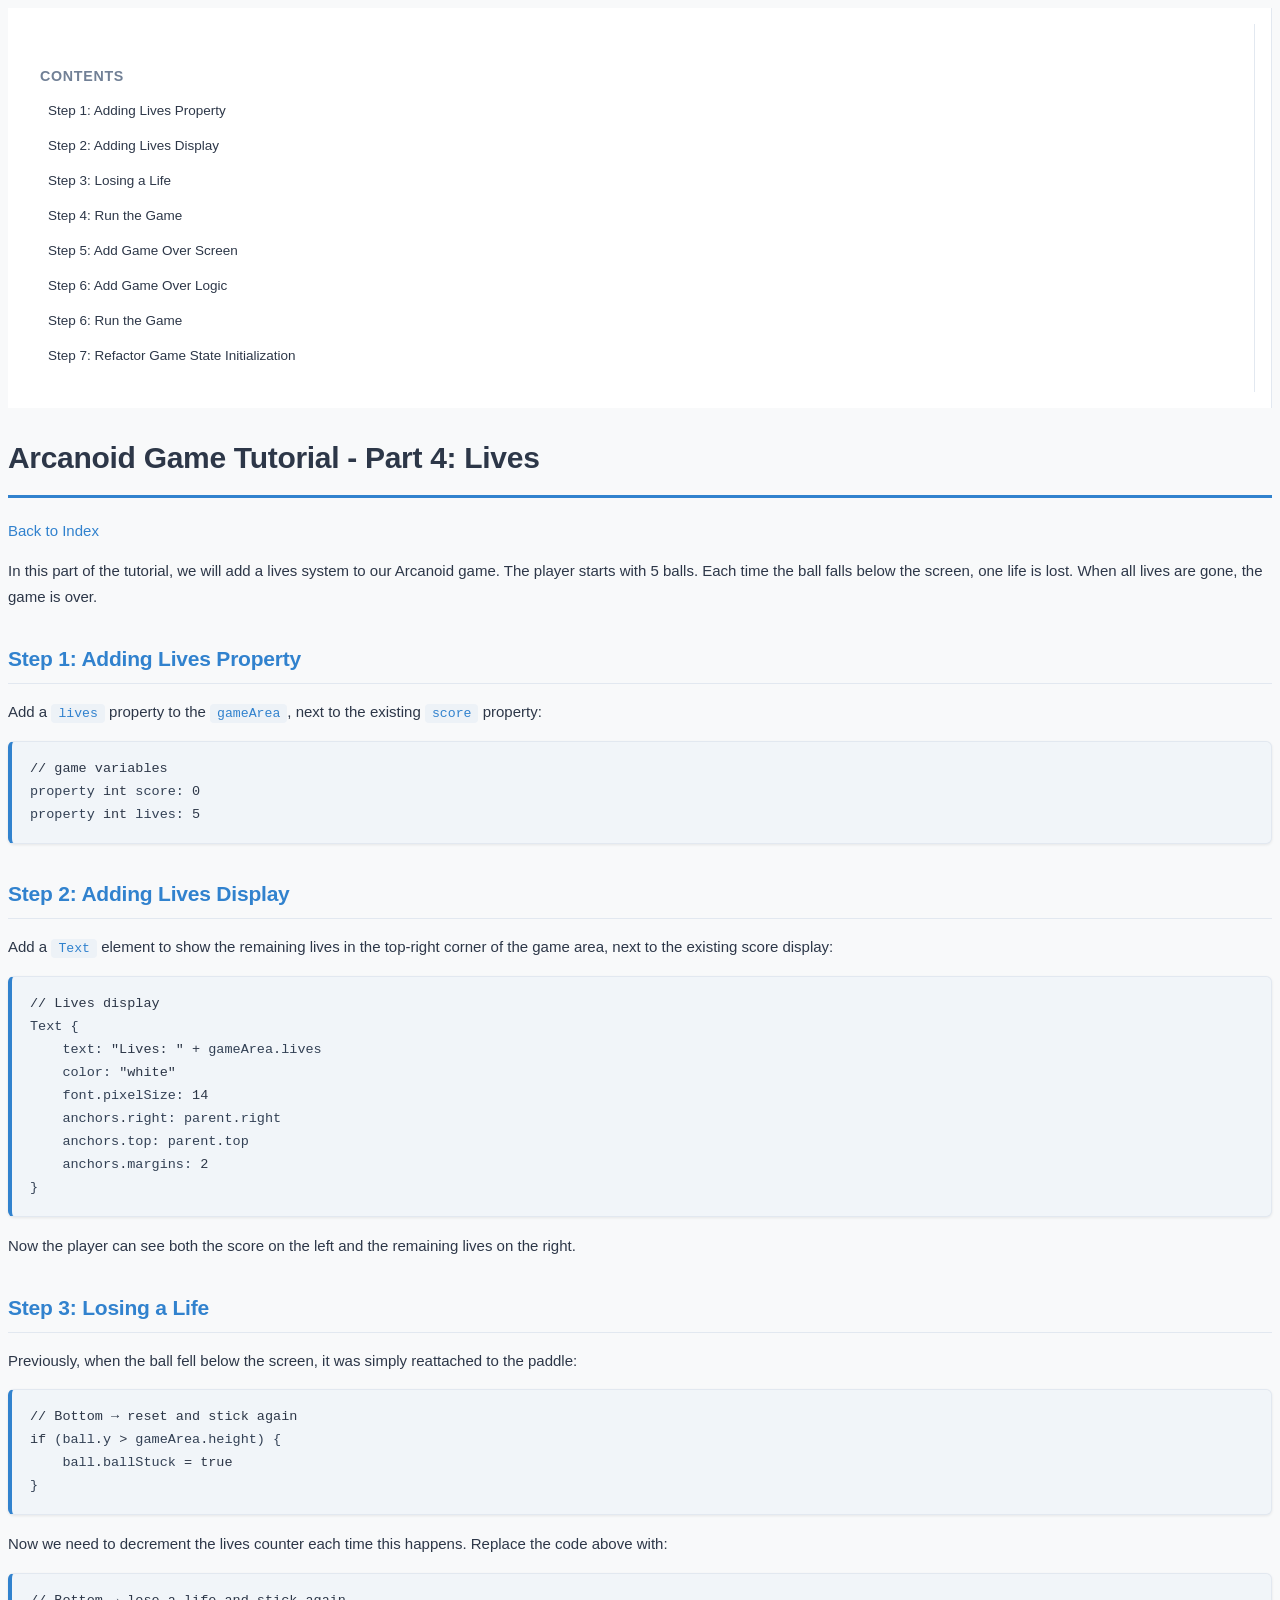
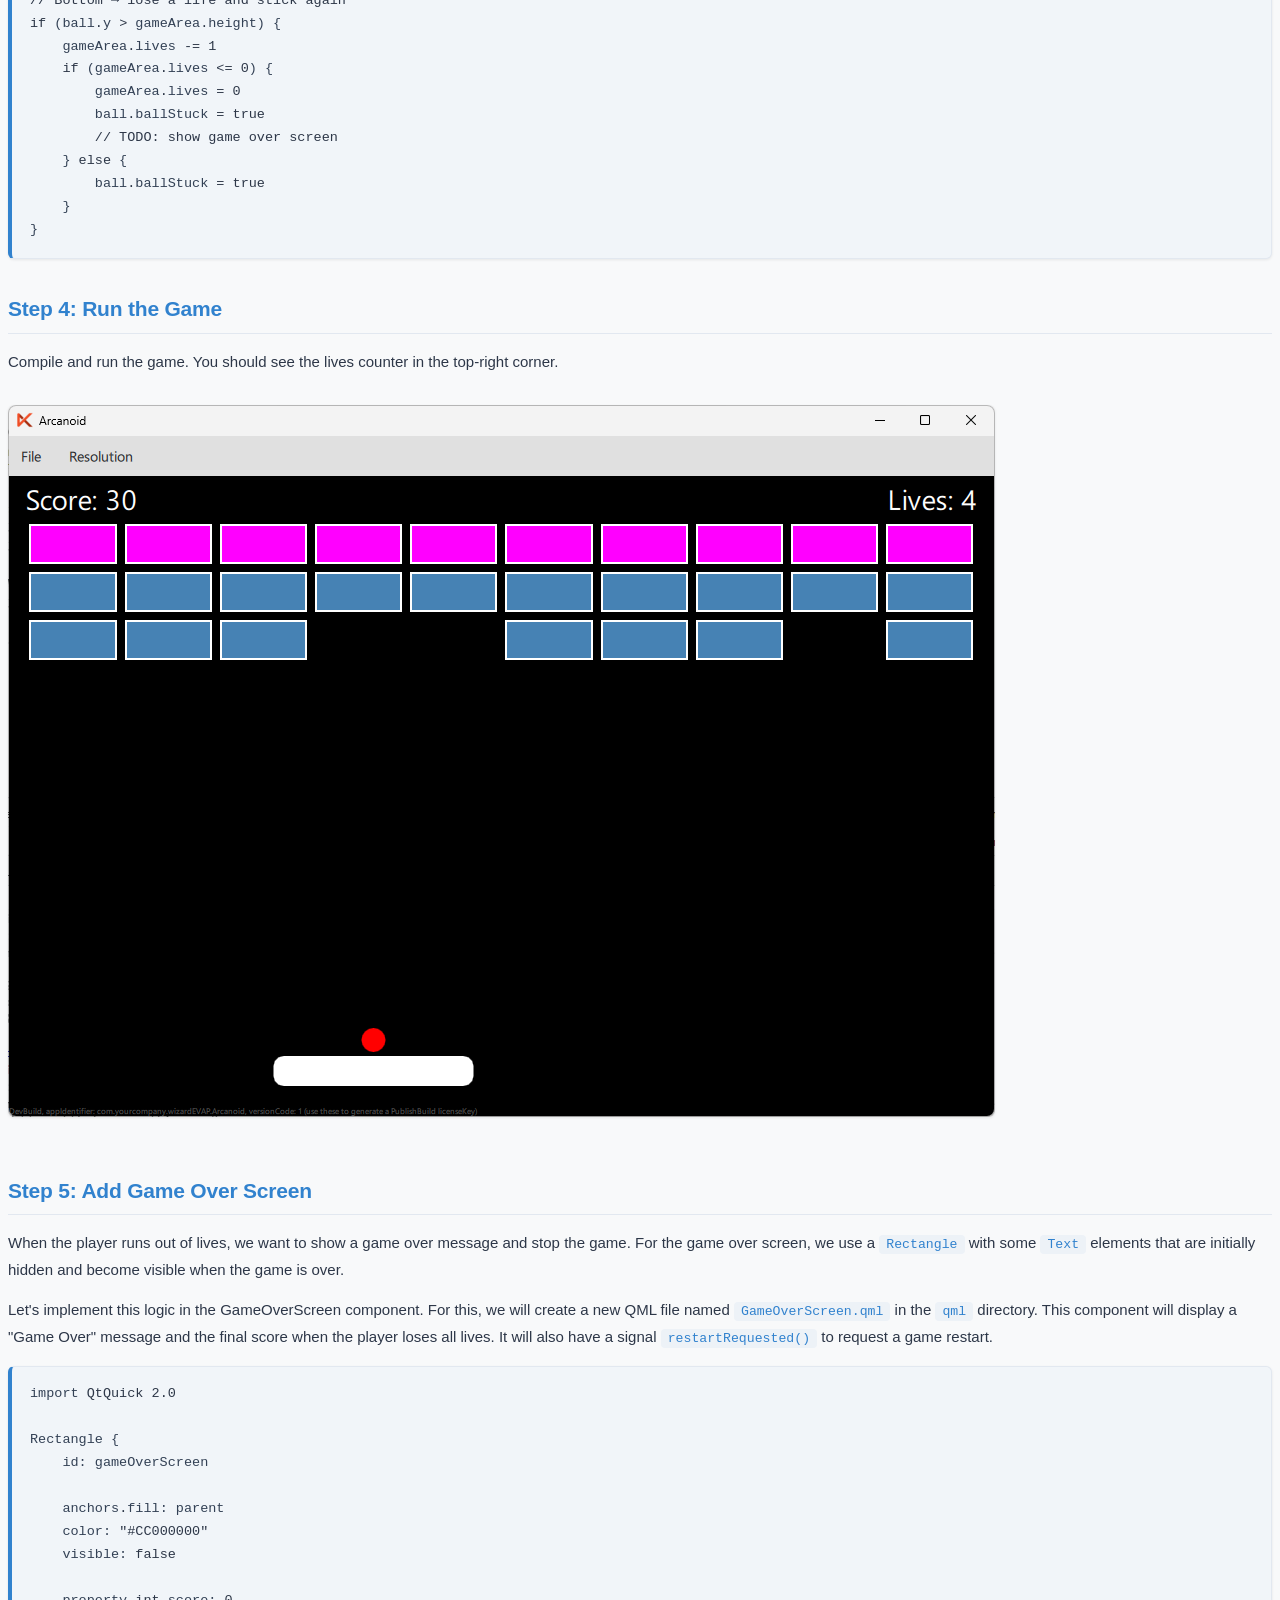
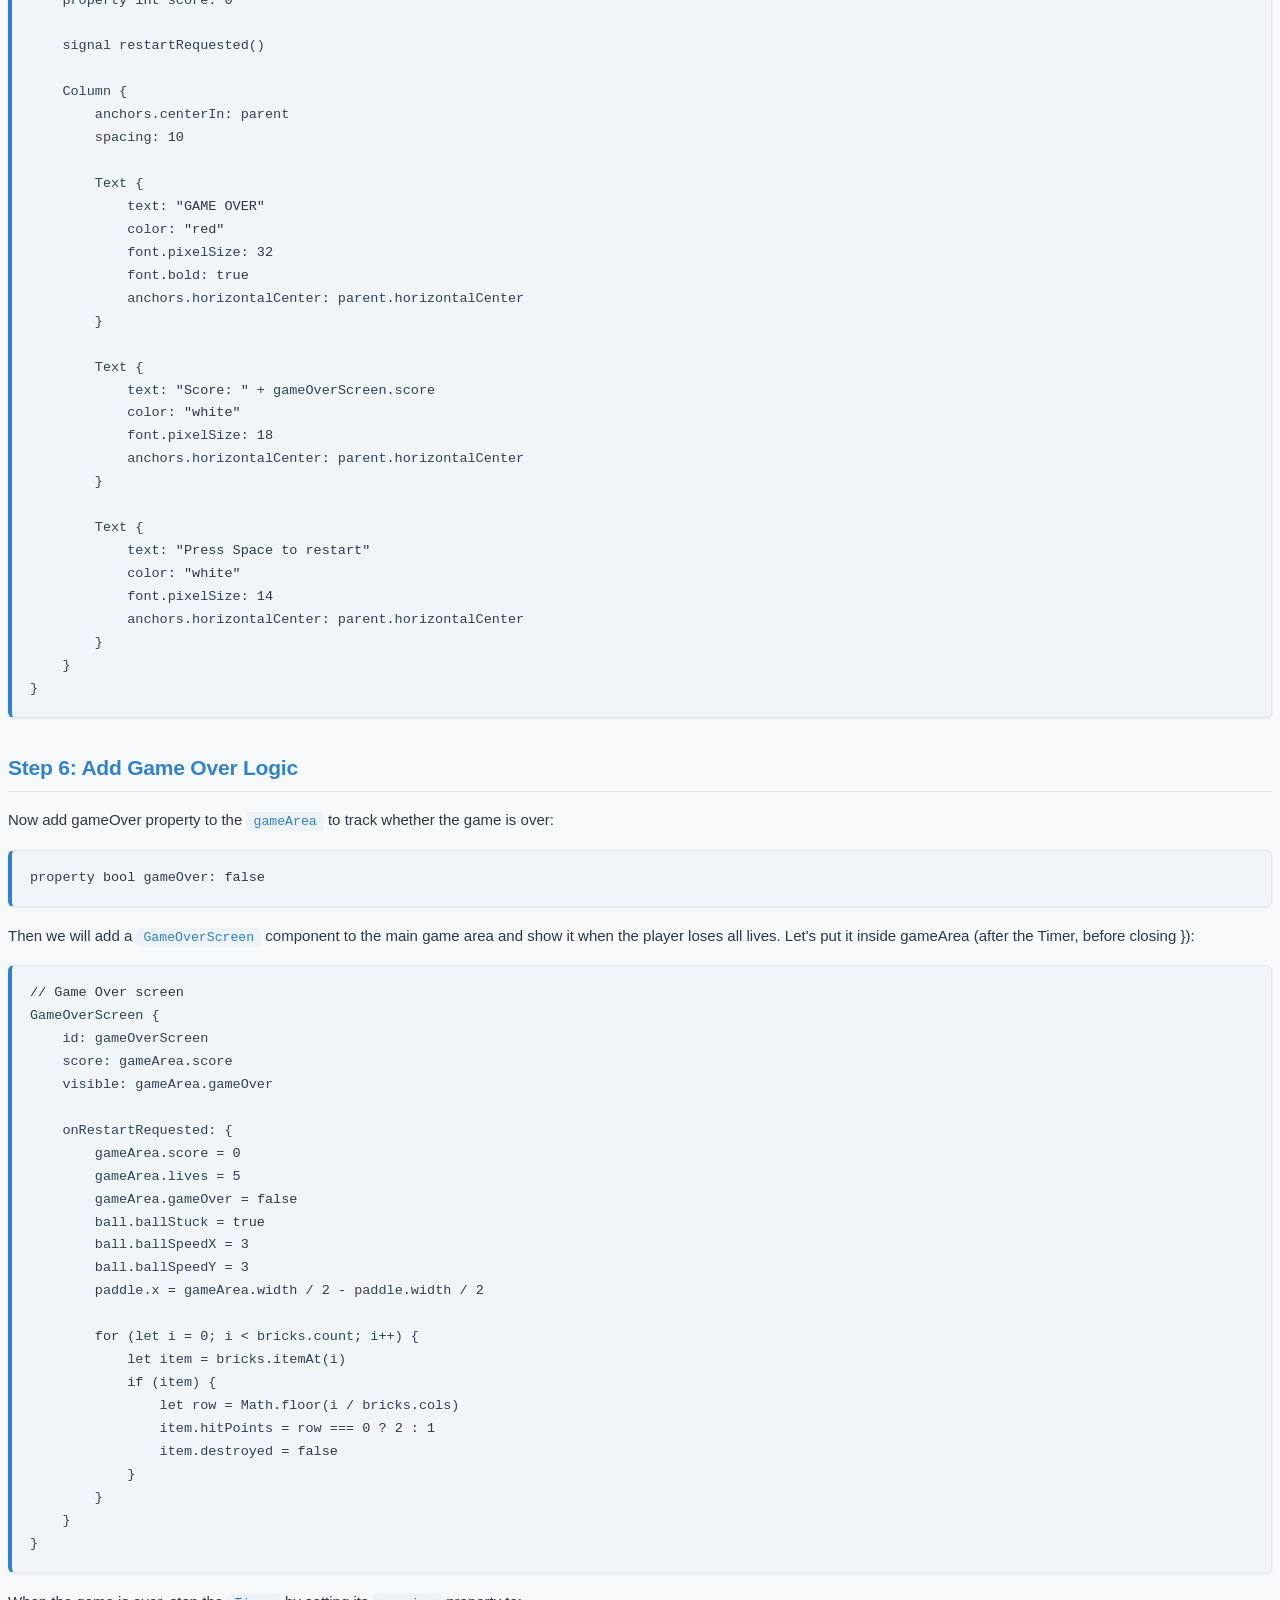
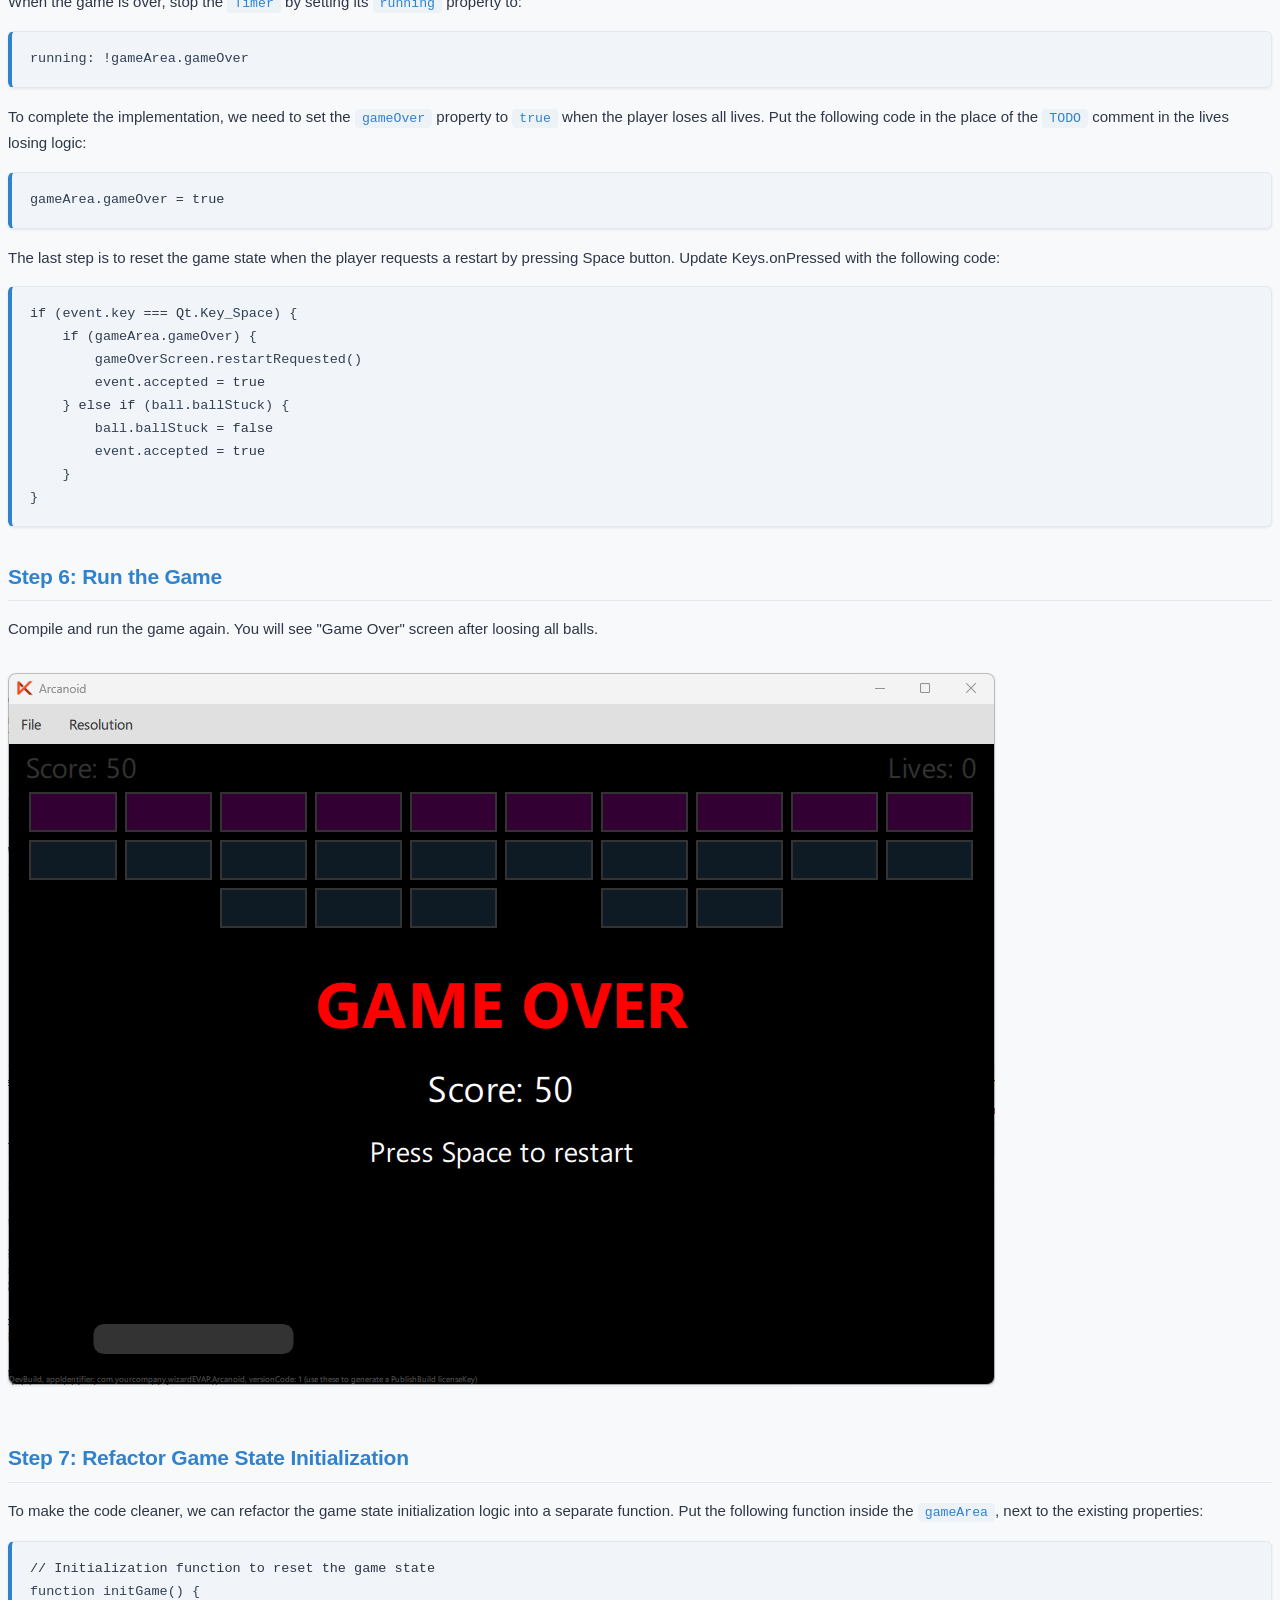
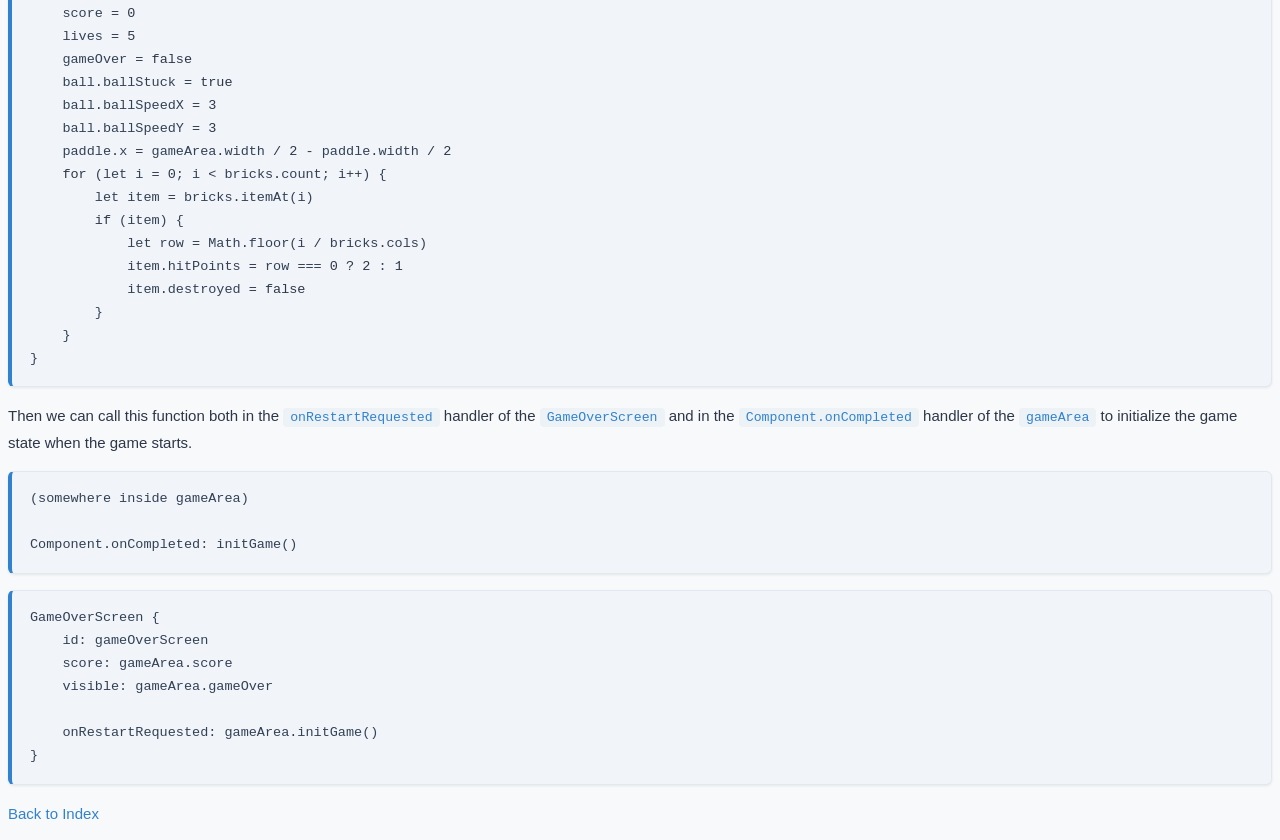
<file: out/html/part4.html>
<!DOCTYPE html>
<html lang="en">
<head>
  <meta charset="utf-8">
<!-- part4.qdoc -->
  <title>Arcanoid Game Tutorial - Part 4: Lives | Arcanoid</title>
<link rel="stylesheet" type="text/css" href="style.css">
</head>
<body>
<div class="sidebar">
<div class="toc">
<h3 id="toc">Contents</h3>
<ul>
<li class="level1"><a href="#step-1-adding-lives-property">Step 1: Adding Lives Property</a></li>
<li class="level1"><a href="#step-2-adding-lives-display">Step 2: Adding Lives Display</a></li>
<li class="level1"><a href="#step-3-losing-a-life">Step 3: Losing a Life</a></li>
<li class="level1"><a href="#step-4-run-the-game">Step 4: Run the Game</a></li>
<li class="level1"><a href="#step-5-add-game-over-screen">Step 5: Add Game Over Screen</a></li>
<li class="level1"><a href="#step-6-add-game-over-logic">Step 6: Add Game Over Logic</a></li>
<li class="level1"><a href="#step-6-run-the-game">Step 6: Run the Game</a></li>
<li class="level1"><a href="#step-7-refactor-game-state-initialization">Step 7: Refactor Game State Initialization</a></li>
</ul>
</div>
<div class="sidebar-content" id="sidebar-content"></div></div>
<h1 class="title">Arcanoid Game Tutorial - Part 4: Lives</h1>
<!-- $$$part4.html-description -->
<div class="descr" id="details">
<p><a href="index.html">Back to Index</a></p>
<p>In this part of the tutorial, we will add a lives system to our Arcanoid game. The player starts with 5 balls. Each time the ball falls below the screen, one life is lost. When all lives are gone, the game is over.</p>
<h2 id="step-1-adding-lives-property">Step 1: Adding Lives Property</h2>
<p>Add a <code translate="no">lives</code> property to the <code translate="no">gameArea</code>, next to the existing <code translate="no">score</code> property:</p>
<pre class="cpp" translate="no"><span class="comment">// game variables</span>
property <span class="type">int</span> score: <span class="number">0</span>
property <span class="type">int</span> lives: <span class="number">5</span></pre>
<h2 id="step-2-adding-lives-display">Step 2: Adding Lives Display</h2>
<p>Add a <code translate="no">Text</code> element to show the remaining lives in the top-right corner of the game area, next to the existing score display:</p>
<pre class="cpp" translate="no"><span class="comment">// Lives display</span>
Text {
    text: <span class="string">&quot;Lives: &quot;</span> <span class="operator">+</span> gameArea<span class="operator">.</span>lives
    color: <span class="string">&quot;white&quot;</span>
    font<span class="operator">.</span>pixelSize: <span class="number">14</span>
    anchors<span class="operator">.</span>right: parent<span class="operator">.</span>right
    anchors<span class="operator">.</span>top: parent<span class="operator">.</span>top
    anchors<span class="operator">.</span>margins: <span class="number">2</span>
}</pre>
<p>Now the player can see both the score on the left and the remaining lives on the right.</p>
<h2 id="step-3-losing-a-life">Step 3: Losing a Life</h2>
<p>Previously, when the ball fell below the screen, it was simply reattached to the paddle:</p>
<pre class="cpp" translate="no"><span class="comment">// Bottom → reset and stick again</span>
<span class="keyword">if</span> (ball<span class="operator">.</span>y <span class="operator">&gt;</span> gameArea<span class="operator">.</span>height) {
    ball<span class="operator">.</span>ballStuck <span class="operator">=</span> <span class="keyword">true</span>
}</pre>
<p>Now we need to decrement the lives counter each time this happens. Replace the code above with:</p>
<pre class="cpp" translate="no"><span class="comment">// Bottom → lose a life and stick again</span>
<span class="keyword">if</span> (ball<span class="operator">.</span>y <span class="operator">&gt;</span> gameArea<span class="operator">.</span>height) {
    gameArea<span class="operator">.</span>lives <span class="operator">-</span><span class="operator">=</span> <span class="number">1</span>
    <span class="keyword">if</span> (gameArea<span class="operator">.</span>lives <span class="operator">&lt;</span><span class="operator">=</span> <span class="number">0</span>) {
        gameArea<span class="operator">.</span>lives <span class="operator">=</span> <span class="number">0</span>
        ball<span class="operator">.</span>ballStuck <span class="operator">=</span> <span class="keyword">true</span>
        <span class="comment">// TODO: show game over screen</span>
    } <span class="keyword">else</span> {
        ball<span class="operator">.</span>ballStuck <span class="operator">=</span> <span class="keyword">true</span>
    }
}</pre>
<h2 id="step-4-run-the-game">Step 4: Run the Game</h2>
<p>Compile and run the game. You should see the lives counter in the top-right corner.</p>
<p class="centerAlign"><img src="images/arcanoid_p4_lives.png" alt="" /></p><h2 id="step-5-add-game-over-screen">Step 5: Add Game Over Screen</h2>
<p>When the player runs out of lives, we want to show a game over message and stop the game. For the game over screen, we use a <code translate="no">Rectangle</code> with some <code translate="no">Text</code> elements that are initially hidden and become visible when the game is over.</p>
<p>Let's implement this logic in the GameOverScreen component. For this, we will create a new QML file named <code translate="no">GameOverScreen.qml</code> in the <code translate="no">qml</code> directory. This component will display a &quot;Game Over&quot; message and the final score when the player loses all lives. It will also have a signal <code translate="no">restartRequested()</code> to request a game restart.</p>
<pre class="cpp" translate="no">import <span class="type">QtQuick</span> <span class="number">2.0</span>

Rectangle {
    id: gameOverScreen

    anchors<span class="operator">.</span>fill: parent
    color: <span class="string">&quot;#CC000000&quot;</span>
    visible: <span class="keyword">false</span>

    property <span class="type">int</span> score: <span class="number">0</span>

    signal restartRequested()

    Column {
        anchors<span class="operator">.</span>centerIn: parent
        spacing: <span class="number">10</span>

        Text {
            text: <span class="string">&quot;GAME OVER&quot;</span>
            color: <span class="string">&quot;red&quot;</span>
            font<span class="operator">.</span>pixelSize: <span class="number">32</span>
            font<span class="operator">.</span>bold: <span class="keyword">true</span>
            anchors<span class="operator">.</span>horizontalCenter: parent<span class="operator">.</span>horizontalCenter
        }

        Text {
            text: <span class="string">&quot;Score: &quot;</span> <span class="operator">+</span> gameOverScreen<span class="operator">.</span>score
            color: <span class="string">&quot;white&quot;</span>
            font<span class="operator">.</span>pixelSize: <span class="number">18</span>
            anchors<span class="operator">.</span>horizontalCenter: parent<span class="operator">.</span>horizontalCenter
        }

        Text {
            text: <span class="string">&quot;Press Space to restart&quot;</span>
            color: <span class="string">&quot;white&quot;</span>
            font<span class="operator">.</span>pixelSize: <span class="number">14</span>
            anchors<span class="operator">.</span>horizontalCenter: parent<span class="operator">.</span>horizontalCenter
        }
    }
}</pre>
<h2 id="step-6-add-game-over-logic">Step 6: Add Game Over Logic</h2>
<p>Now add gameOver property to the <code translate="no">gameArea</code> to track whether the game is over:</p>
<pre class="cpp" translate="no">property <span class="type">bool</span> gameOver: <span class="keyword">false</span></pre>
<p>Then we will add a <code translate="no">GameOverScreen</code> component to the main game area and show it when the player loses all lives. Let's put it inside gameArea (after the Timer, before closing }):</p>
<pre class="cpp" translate="no"><span class="comment">// Game Over screen</span>
GameOverScreen {
    id: gameOverScreen
    score: gameArea<span class="operator">.</span>score
    visible: gameArea<span class="operator">.</span>gameOver

    onRestartRequested: {
        gameArea<span class="operator">.</span>score <span class="operator">=</span> <span class="number">0</span>
        gameArea<span class="operator">.</span>lives <span class="operator">=</span> <span class="number">5</span>
        gameArea<span class="operator">.</span>gameOver <span class="operator">=</span> <span class="keyword">false</span>
        ball<span class="operator">.</span>ballStuck <span class="operator">=</span> <span class="keyword">true</span>
        ball<span class="operator">.</span>ballSpeedX <span class="operator">=</span> <span class="number">3</span>
        ball<span class="operator">.</span>ballSpeedY <span class="operator">=</span> <span class="number">3</span>
        paddle<span class="operator">.</span>x <span class="operator">=</span> gameArea<span class="operator">.</span>width <span class="operator">/</span> <span class="number">2</span> <span class="operator">-</span> paddle<span class="operator">.</span>width <span class="operator">/</span> <span class="number">2</span>

        <span class="keyword">for</span> (let i <span class="operator">=</span> <span class="number">0</span>; i <span class="operator">&lt;</span> bricks<span class="operator">.</span>count; i<span class="operator">+</span><span class="operator">+</span>) {
            let item <span class="operator">=</span> bricks<span class="operator">.</span>itemAt(i)
            <span class="keyword">if</span> (item) {
                let row <span class="operator">=</span> Math<span class="operator">.</span>floor(i <span class="operator">/</span> bricks<span class="operator">.</span>cols)
                item<span class="operator">.</span>hitPoints <span class="operator">=</span> row <span class="operator">=</span><span class="operator">=</span><span class="operator">=</span> <span class="number">0</span> <span class="operator">?</span> <span class="number">2</span> : <span class="number">1</span>
                item<span class="operator">.</span>destroyed <span class="operator">=</span> <span class="keyword">false</span>
            }
        }
    }
}</pre>
<p>When the game is over, stop the <code translate="no">Timer</code> by setting its <code translate="no">running</code> property to:</p>
<pre class="cpp" translate="no">running: <span class="operator">!</span>gameArea<span class="operator">.</span>gameOver</pre>
<p>To complete the implementation, we need to set the <code translate="no">gameOver</code> property to <code translate="no">true</code> when the player loses all lives. Put the following code in the place of the <code translate="no">TODO</code> comment in the lives losing logic:</p>
<pre class="cpp" translate="no">gameArea<span class="operator">.</span>gameOver <span class="operator">=</span> <span class="keyword">true</span></pre>
<p>The last step is to reset the game state when the player requests a restart by pressing Space button. Update Keys.onPressed with the following code:</p>
<pre class="cpp" translate="no"><span class="keyword">if</span> (event<span class="operator">.</span>key <span class="operator">=</span><span class="operator">=</span><span class="operator">=</span> <span class="type">Qt</span><span class="operator">.</span>Key_Space) {
    <span class="keyword">if</span> (gameArea<span class="operator">.</span>gameOver) {
        gameOverScreen<span class="operator">.</span>restartRequested()
        event<span class="operator">.</span>accepted <span class="operator">=</span> <span class="keyword">true</span>
    } <span class="keyword">else</span> <span class="keyword">if</span> (ball<span class="operator">.</span>ballStuck) {
        ball<span class="operator">.</span>ballStuck <span class="operator">=</span> <span class="keyword">false</span>
        event<span class="operator">.</span>accepted <span class="operator">=</span> <span class="keyword">true</span>
    }
}</pre>
<h2 id="step-6-run-the-game">Step 6: Run the Game</h2>
<p>Compile and run the game again. You will see &quot;Game Over&quot; screen after loosing all balls.</p>
<p class="centerAlign"><img src="images/arcanoid_p4_gameover.png" alt="" /></p><h2 id="step-7-refactor-game-state-initialization">Step 7: Refactor Game State Initialization</h2>
<p>To make the code cleaner, we can refactor the game state initialization logic into a separate function. Put the following function inside the <code translate="no">gameArea</code>, next to the existing properties:</p>
<pre class="cpp" translate="no"><span class="comment">// Initialization function to reset the game state</span>
function initGame() {
    score <span class="operator">=</span> <span class="number">0</span>
    lives <span class="operator">=</span> <span class="number">5</span>
    gameOver <span class="operator">=</span> <span class="keyword">false</span>
    ball<span class="operator">.</span>ballStuck <span class="operator">=</span> <span class="keyword">true</span>
    ball<span class="operator">.</span>ballSpeedX <span class="operator">=</span> <span class="number">3</span>
    ball<span class="operator">.</span>ballSpeedY <span class="operator">=</span> <span class="number">3</span>
    paddle<span class="operator">.</span>x <span class="operator">=</span> gameArea<span class="operator">.</span>width <span class="operator">/</span> <span class="number">2</span> <span class="operator">-</span> paddle<span class="operator">.</span>width <span class="operator">/</span> <span class="number">2</span>
    <span class="keyword">for</span> (let i <span class="operator">=</span> <span class="number">0</span>; i <span class="operator">&lt;</span> bricks<span class="operator">.</span>count; i<span class="operator">+</span><span class="operator">+</span>) {
        let item <span class="operator">=</span> bricks<span class="operator">.</span>itemAt(i)
        <span class="keyword">if</span> (item) {
            let row <span class="operator">=</span> Math<span class="operator">.</span>floor(i <span class="operator">/</span> bricks<span class="operator">.</span>cols)
            item<span class="operator">.</span>hitPoints <span class="operator">=</span> row <span class="operator">=</span><span class="operator">=</span><span class="operator">=</span> <span class="number">0</span> <span class="operator">?</span> <span class="number">2</span> : <span class="number">1</span>
            item<span class="operator">.</span>destroyed <span class="operator">=</span> <span class="keyword">false</span>
        }
    }
}</pre>
<p>Then we can call this function both in the <code translate="no">onRestartRequested</code> handler of the <code translate="no">GameOverScreen</code> and in the <code translate="no">Component.onCompleted</code> handler of the <code translate="no">gameArea</code> to initialize the game state when the game starts.</p>
<pre class="cpp" translate="no">(somewhere inside gameArea)

Component<span class="operator">.</span>onCompleted: initGame()</pre>
<pre class="cpp" translate="no">GameOverScreen {
    id: gameOverScreen
    score: gameArea<span class="operator">.</span>score
    visible: gameArea<span class="operator">.</span>gameOver

    onRestartRequested: gameArea<span class="operator">.</span>initGame()
}</pre>
<p><a href="index.html">Back to Index</a></p>
</div>
<!-- @@@part4.html -->
</body>
</html>
</file>
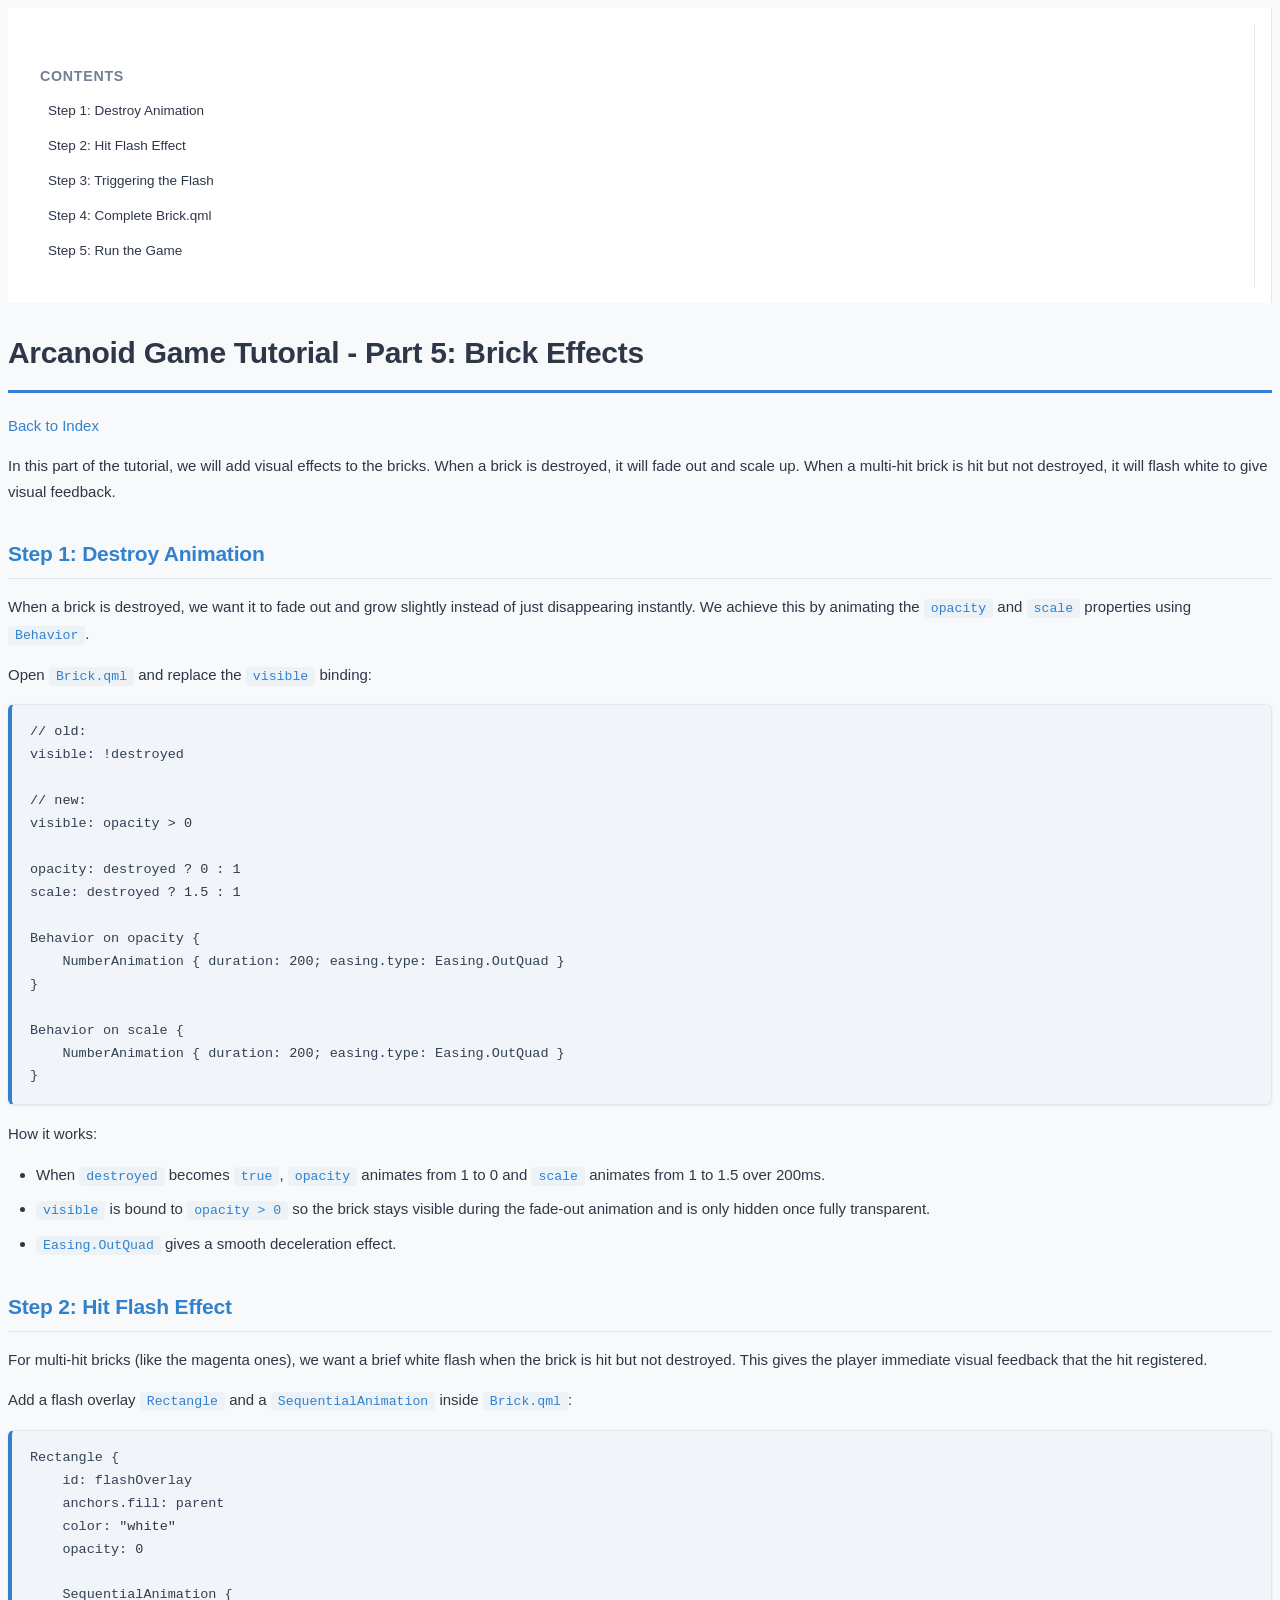
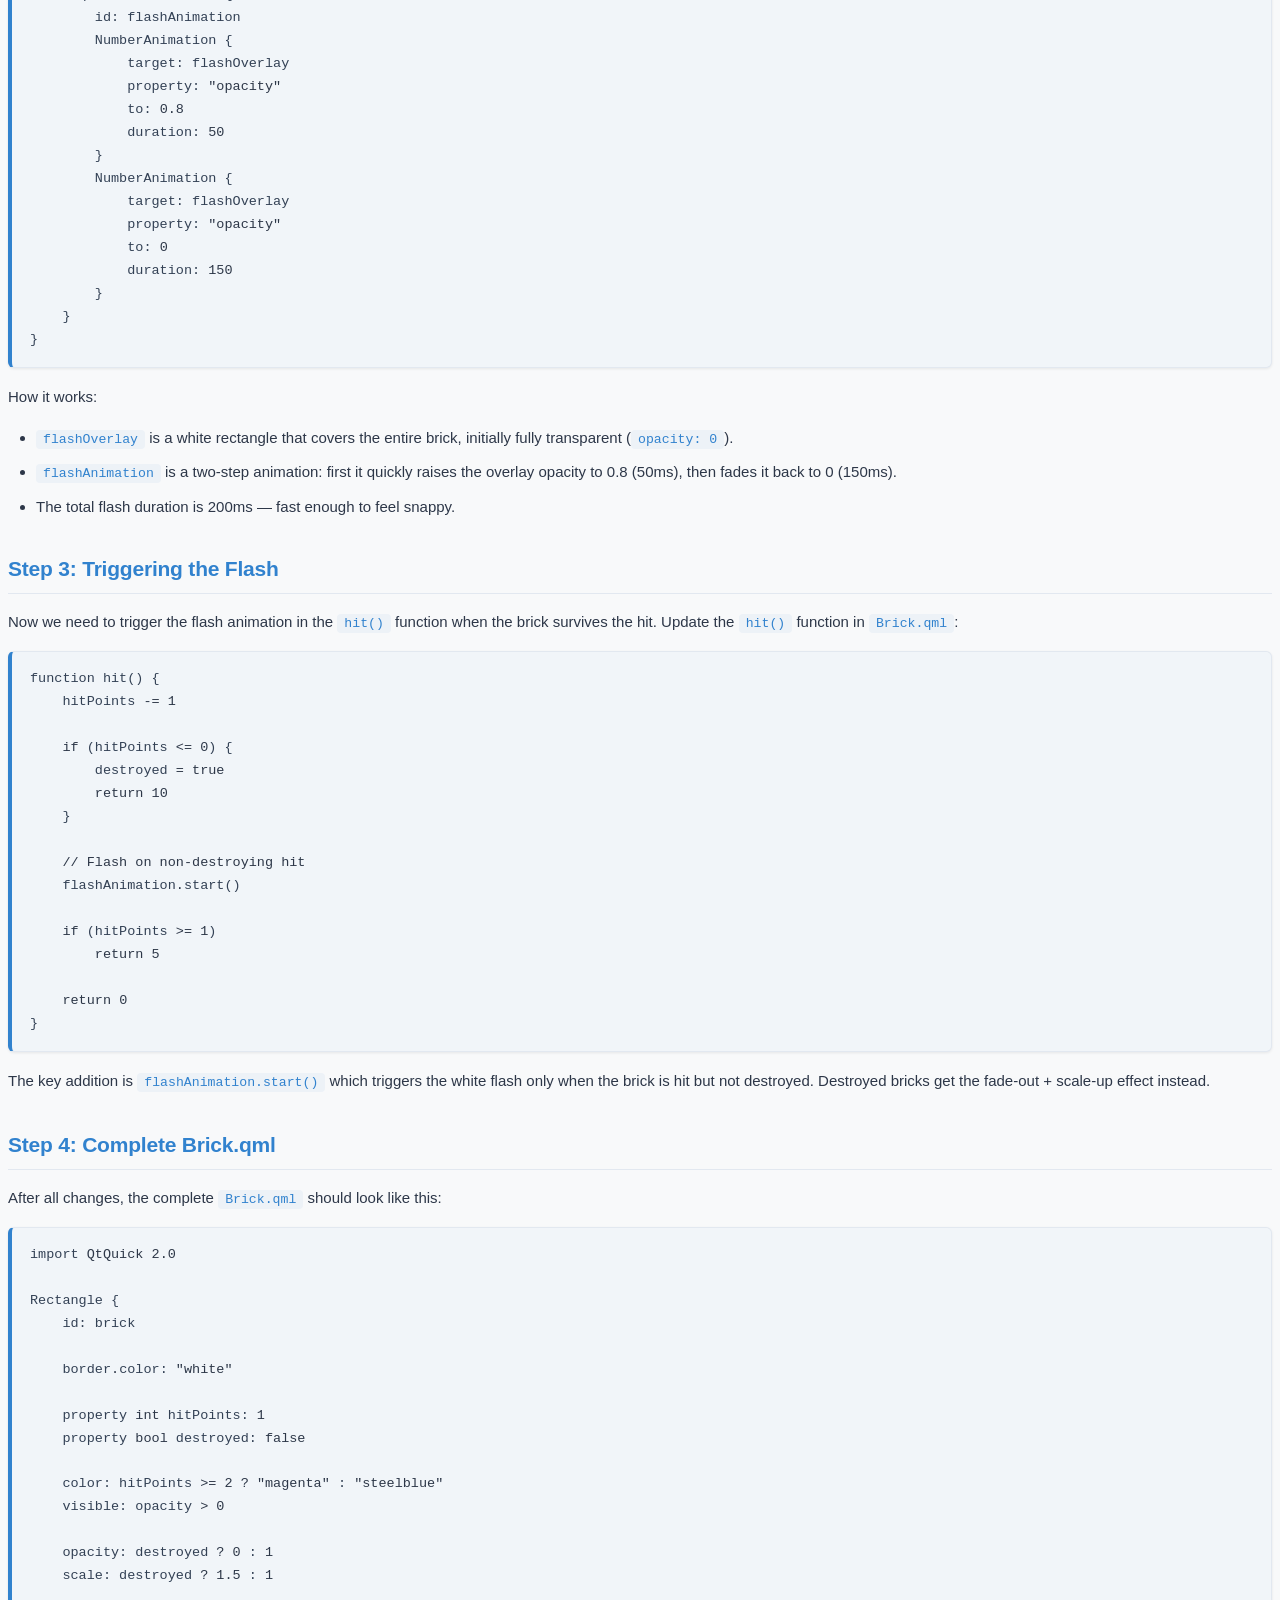
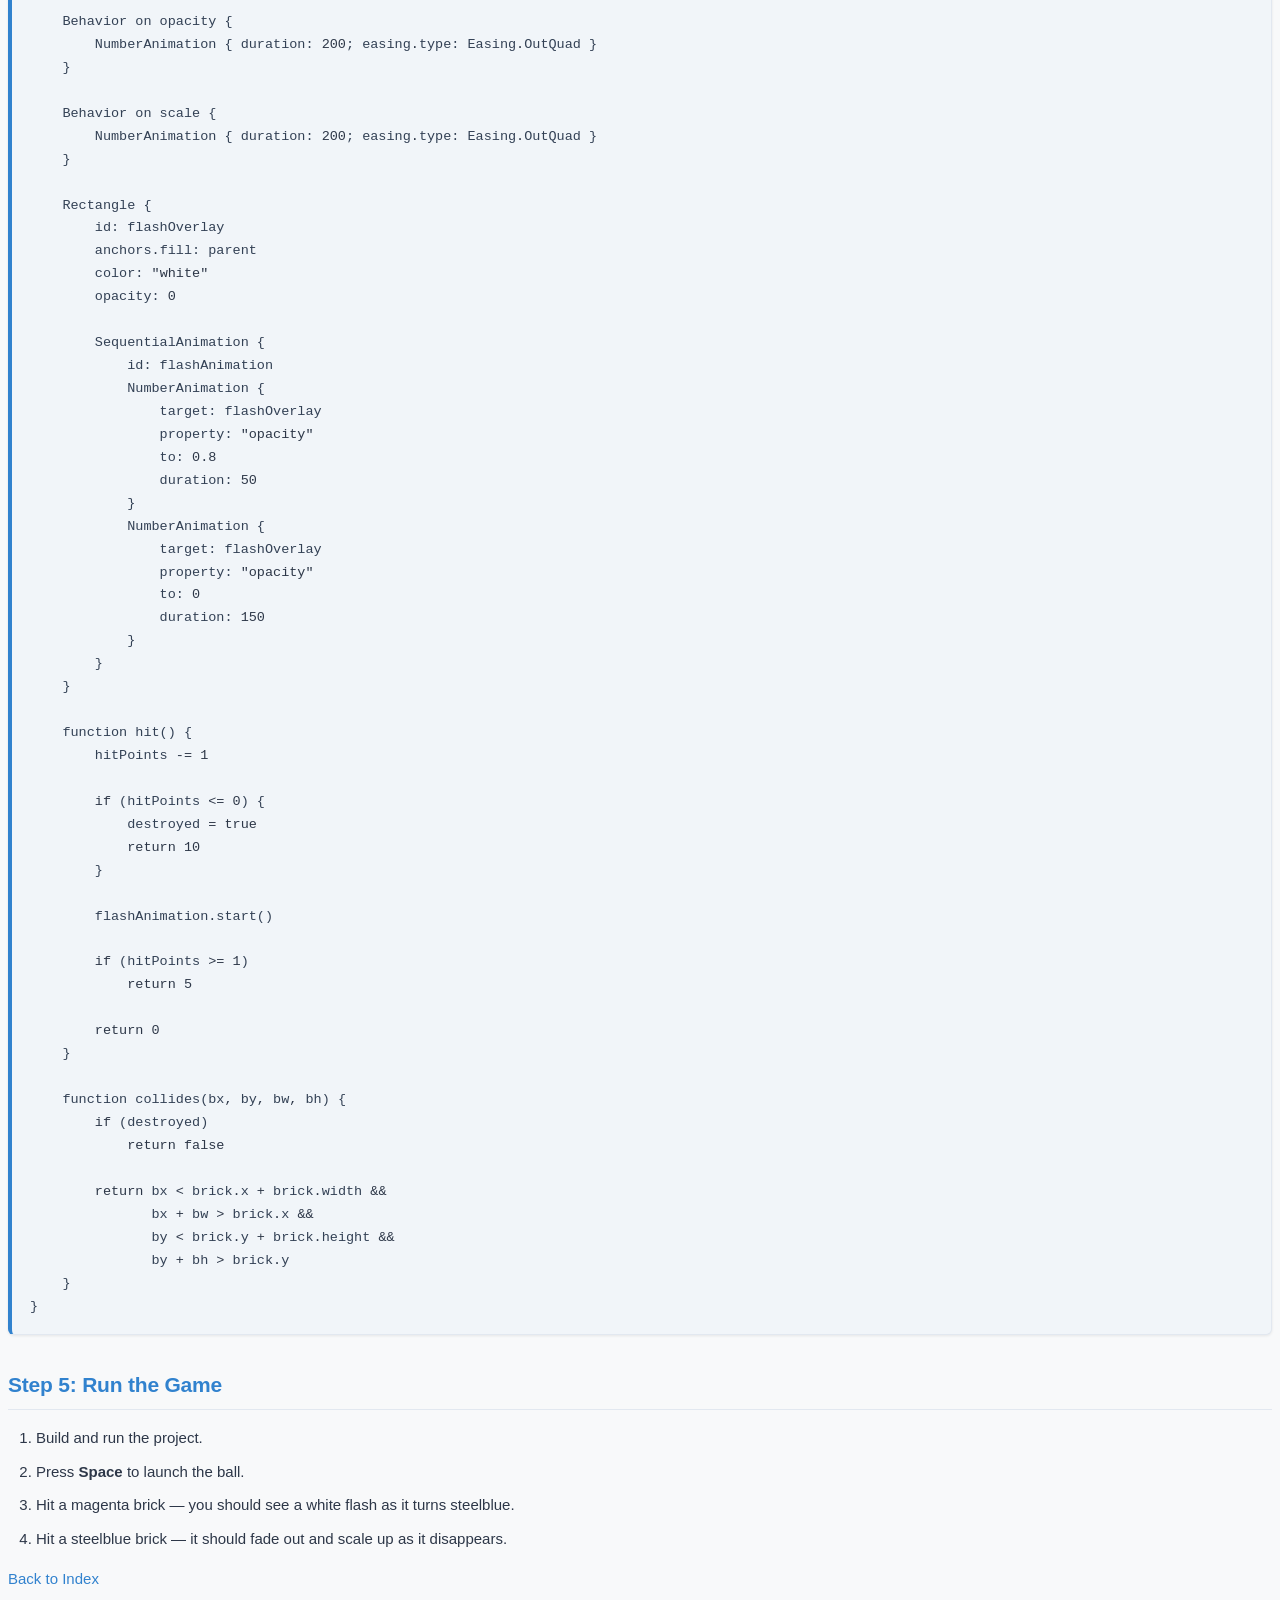
<file: out/html/part5.html>
<!DOCTYPE html>
<html lang="en">
<head>
  <meta charset="utf-8">
<!-- part5.qdoc -->
  <title>Arcanoid Game Tutorial - Part 5: Brick Effects | Arcanoid</title>
<link rel="stylesheet" type="text/css" href="style.css">
</head>
<body>
<div class="sidebar">
<div class="toc">
<h3 id="toc">Contents</h3>
<ul>
<li class="level1"><a href="#step-1-destroy-animation">Step 1: Destroy Animation</a></li>
<li class="level1"><a href="#step-2-hit-flash-effect">Step 2: Hit Flash Effect</a></li>
<li class="level1"><a href="#step-3-triggering-the-flash">Step 3: Triggering the Flash</a></li>
<li class="level1"><a href="#step-4-complete-brick-qml">Step 4: Complete Brick.qml</a></li>
<li class="level1"><a href="#step-5-run-the-game">Step 5: Run the Game</a></li>
</ul>
</div>
<div class="sidebar-content" id="sidebar-content"></div></div>
<h1 class="title">Arcanoid Game Tutorial - Part 5: Brick Effects</h1>
<!-- $$$part5.html-description -->
<div class="descr" id="details">
<p><a href="index.html">Back to Index</a></p>
<p>In this part of the tutorial, we will add visual effects to the bricks. When a brick is destroyed, it will fade out and scale up. When a multi-hit brick is hit but not destroyed, it will flash white to give visual feedback.</p>
<h2 id="step-1-destroy-animation">Step 1: Destroy Animation</h2>
<p>When a brick is destroyed, we want it to fade out and grow slightly instead of just disappearing instantly. We achieve this by animating the <code translate="no">opacity</code> and <code translate="no">scale</code> properties using <code translate="no">Behavior</code>.</p>
<p>Open <code translate="no">Brick.qml</code> and replace the <code translate="no">visible</code> binding:</p>
<pre class="cpp" translate="no"><span class="comment">// old:</span>
visible: <span class="operator">!</span>destroyed

<span class="comment">// new:</span>
visible: opacity <span class="operator">&gt;</span> <span class="number">0</span>

opacity: destroyed <span class="operator">?</span> <span class="number">0</span> : <span class="number">1</span>
scale: destroyed <span class="operator">?</span> <span class="number">1.5</span> : <span class="number">1</span>

Behavior on opacity {
    NumberAnimation { duration: <span class="number">200</span>; easing<span class="operator">.</span>type: Easing<span class="operator">.</span>OutQuad }
}

Behavior on scale {
    NumberAnimation { duration: <span class="number">200</span>; easing<span class="operator">.</span>type: Easing<span class="operator">.</span>OutQuad }
}</pre>
<p>How it works:</p>
<ul>
<li>When <code translate="no">destroyed</code> becomes <code translate="no">true</code>, <code translate="no">opacity</code> animates from 1 to 0 and <code translate="no">scale</code> animates from 1 to 1.5 over 200ms.</li>
<li><code translate="no">visible</code> is bound to <code translate="no">opacity &gt; 0</code> so the brick stays visible during the fade-out animation and is only hidden once fully transparent.</li>
<li><code translate="no">Easing.OutQuad</code> gives a smooth deceleration effect.</li>
</ul>
<h2 id="step-2-hit-flash-effect">Step 2: Hit Flash Effect</h2>
<p>For multi-hit bricks (like the magenta ones), we want a brief white flash when the brick is hit but not destroyed. This gives the player immediate visual feedback that the hit registered.</p>
<p>Add a flash overlay <code translate="no">Rectangle</code> and a <code translate="no">SequentialAnimation</code> inside <code translate="no">Brick.qml</code>:</p>
<pre class="cpp" translate="no">Rectangle {
    id: flashOverlay
    anchors<span class="operator">.</span>fill: parent
    color: <span class="string">&quot;white&quot;</span>
    opacity: <span class="number">0</span>

    SequentialAnimation {
        id: flashAnimation
        NumberAnimation {
            target: flashOverlay
            property: <span class="string">&quot;opacity&quot;</span>
            to: <span class="number">0.8</span>
            duration: <span class="number">50</span>
        }
        NumberAnimation {
            target: flashOverlay
            property: <span class="string">&quot;opacity&quot;</span>
            to: <span class="number">0</span>
            duration: <span class="number">150</span>
        }
    }
}</pre>
<p>How it works:</p>
<ul>
<li><code translate="no">flashOverlay</code> is a white rectangle that covers the entire brick, initially fully transparent (<code translate="no">opacity: 0</code>).</li>
<li><code translate="no">flashAnimation</code> is a two-step animation: first it quickly raises the overlay opacity to 0.8 (50ms), then fades it back to 0 (150ms).</li>
<li>The total flash duration is 200ms &mdash; fast enough to feel snappy.</li>
</ul>
<h2 id="step-3-triggering-the-flash">Step 3: Triggering the Flash</h2>
<p>Now we need to trigger the flash animation in the <code translate="no">hit()</code> function when the brick survives the hit. Update the <code translate="no">hit()</code> function in <code translate="no">Brick.qml</code>:</p>
<pre class="cpp" translate="no">function hit() {
    hitPoints <span class="operator">-</span><span class="operator">=</span> <span class="number">1</span>

    <span class="keyword">if</span> (hitPoints <span class="operator">&lt;</span><span class="operator">=</span> <span class="number">0</span>) {
        destroyed <span class="operator">=</span> <span class="keyword">true</span>
        <span class="keyword">return</span> <span class="number">10</span>
    }

    <span class="comment">// Flash on non-destroying hit</span>
    flashAnimation<span class="operator">.</span>start()

    <span class="keyword">if</span> (hitPoints <span class="operator">&gt;</span><span class="operator">=</span> <span class="number">1</span>)
        <span class="keyword">return</span> <span class="number">5</span>

    <span class="keyword">return</span> <span class="number">0</span>
}</pre>
<p>The key addition is <code translate="no">flashAnimation.start()</code> which triggers the white flash only when the brick is hit but not destroyed. Destroyed bricks get the fade-out + scale-up effect instead.</p>
<h2 id="step-4-complete-brick-qml">Step 4: Complete Brick.qml</h2>
<p>After all changes, the complete <code translate="no">Brick.qml</code> should look like this:</p>
<pre class="cpp" translate="no">import <span class="type">QtQuick</span> <span class="number">2.0</span>

Rectangle {
    id: brick

    border<span class="operator">.</span>color: <span class="string">&quot;white&quot;</span>

    property <span class="type">int</span> hitPoints: <span class="number">1</span>
    property <span class="type">bool</span> destroyed: <span class="keyword">false</span>

    color: hitPoints <span class="operator">&gt;</span><span class="operator">=</span> <span class="number">2</span> <span class="operator">?</span> <span class="string">&quot;magenta&quot;</span> : <span class="string">&quot;steelblue&quot;</span>
    visible: opacity <span class="operator">&gt;</span> <span class="number">0</span>

    opacity: destroyed <span class="operator">?</span> <span class="number">0</span> : <span class="number">1</span>
    scale: destroyed <span class="operator">?</span> <span class="number">1.5</span> : <span class="number">1</span>

    Behavior on opacity {
        NumberAnimation { duration: <span class="number">200</span>; easing<span class="operator">.</span>type: Easing<span class="operator">.</span>OutQuad }
    }

    Behavior on scale {
        NumberAnimation { duration: <span class="number">200</span>; easing<span class="operator">.</span>type: Easing<span class="operator">.</span>OutQuad }
    }

    Rectangle {
        id: flashOverlay
        anchors<span class="operator">.</span>fill: parent
        color: <span class="string">&quot;white&quot;</span>
        opacity: <span class="number">0</span>

        SequentialAnimation {
            id: flashAnimation
            NumberAnimation {
                target: flashOverlay
                property: <span class="string">&quot;opacity&quot;</span>
                to: <span class="number">0.8</span>
                duration: <span class="number">50</span>
            }
            NumberAnimation {
                target: flashOverlay
                property: <span class="string">&quot;opacity&quot;</span>
                to: <span class="number">0</span>
                duration: <span class="number">150</span>
            }
        }
    }

    function hit() {
        hitPoints <span class="operator">-</span><span class="operator">=</span> <span class="number">1</span>

        <span class="keyword">if</span> (hitPoints <span class="operator">&lt;</span><span class="operator">=</span> <span class="number">0</span>) {
            destroyed <span class="operator">=</span> <span class="keyword">true</span>
            <span class="keyword">return</span> <span class="number">10</span>
        }

        flashAnimation<span class="operator">.</span>start()

        <span class="keyword">if</span> (hitPoints <span class="operator">&gt;</span><span class="operator">=</span> <span class="number">1</span>)
            <span class="keyword">return</span> <span class="number">5</span>

        <span class="keyword">return</span> <span class="number">0</span>
    }

    function collides(bx<span class="operator">,</span> by<span class="operator">,</span> bw<span class="operator">,</span> bh) {
        <span class="keyword">if</span> (destroyed)
            <span class="keyword">return</span> <span class="keyword">false</span>

        <span class="keyword">return</span> bx <span class="operator">&lt;</span> brick<span class="operator">.</span>x <span class="operator">+</span> brick<span class="operator">.</span>width <span class="operator">&amp;</span><span class="operator">&amp;</span>
               bx <span class="operator">+</span> bw <span class="operator">&gt;</span> brick<span class="operator">.</span>x <span class="operator">&amp;</span><span class="operator">&amp;</span>
               by <span class="operator">&lt;</span> brick<span class="operator">.</span>y <span class="operator">+</span> brick<span class="operator">.</span>height <span class="operator">&amp;</span><span class="operator">&amp;</span>
               by <span class="operator">+</span> bh <span class="operator">&gt;</span> brick<span class="operator">.</span>y
    }
}</pre>
<h2 id="step-5-run-the-game">Step 5: Run the Game</h2>
<ol class="1" type="1"><li>Build and run the project.</li>
<li>Press <b>Space</b> to launch the ball.</li>
<li>Hit a magenta brick &mdash; you should see a white flash as it turns steelblue.</li>
<li>Hit a steelblue brick &mdash; it should fade out and scale up as it disappears.</li>
</ol>
<p><a href="index.html">Back to Index</a></p>
</div>
<!-- @@@part5.html -->
</body>
</html>
</file>
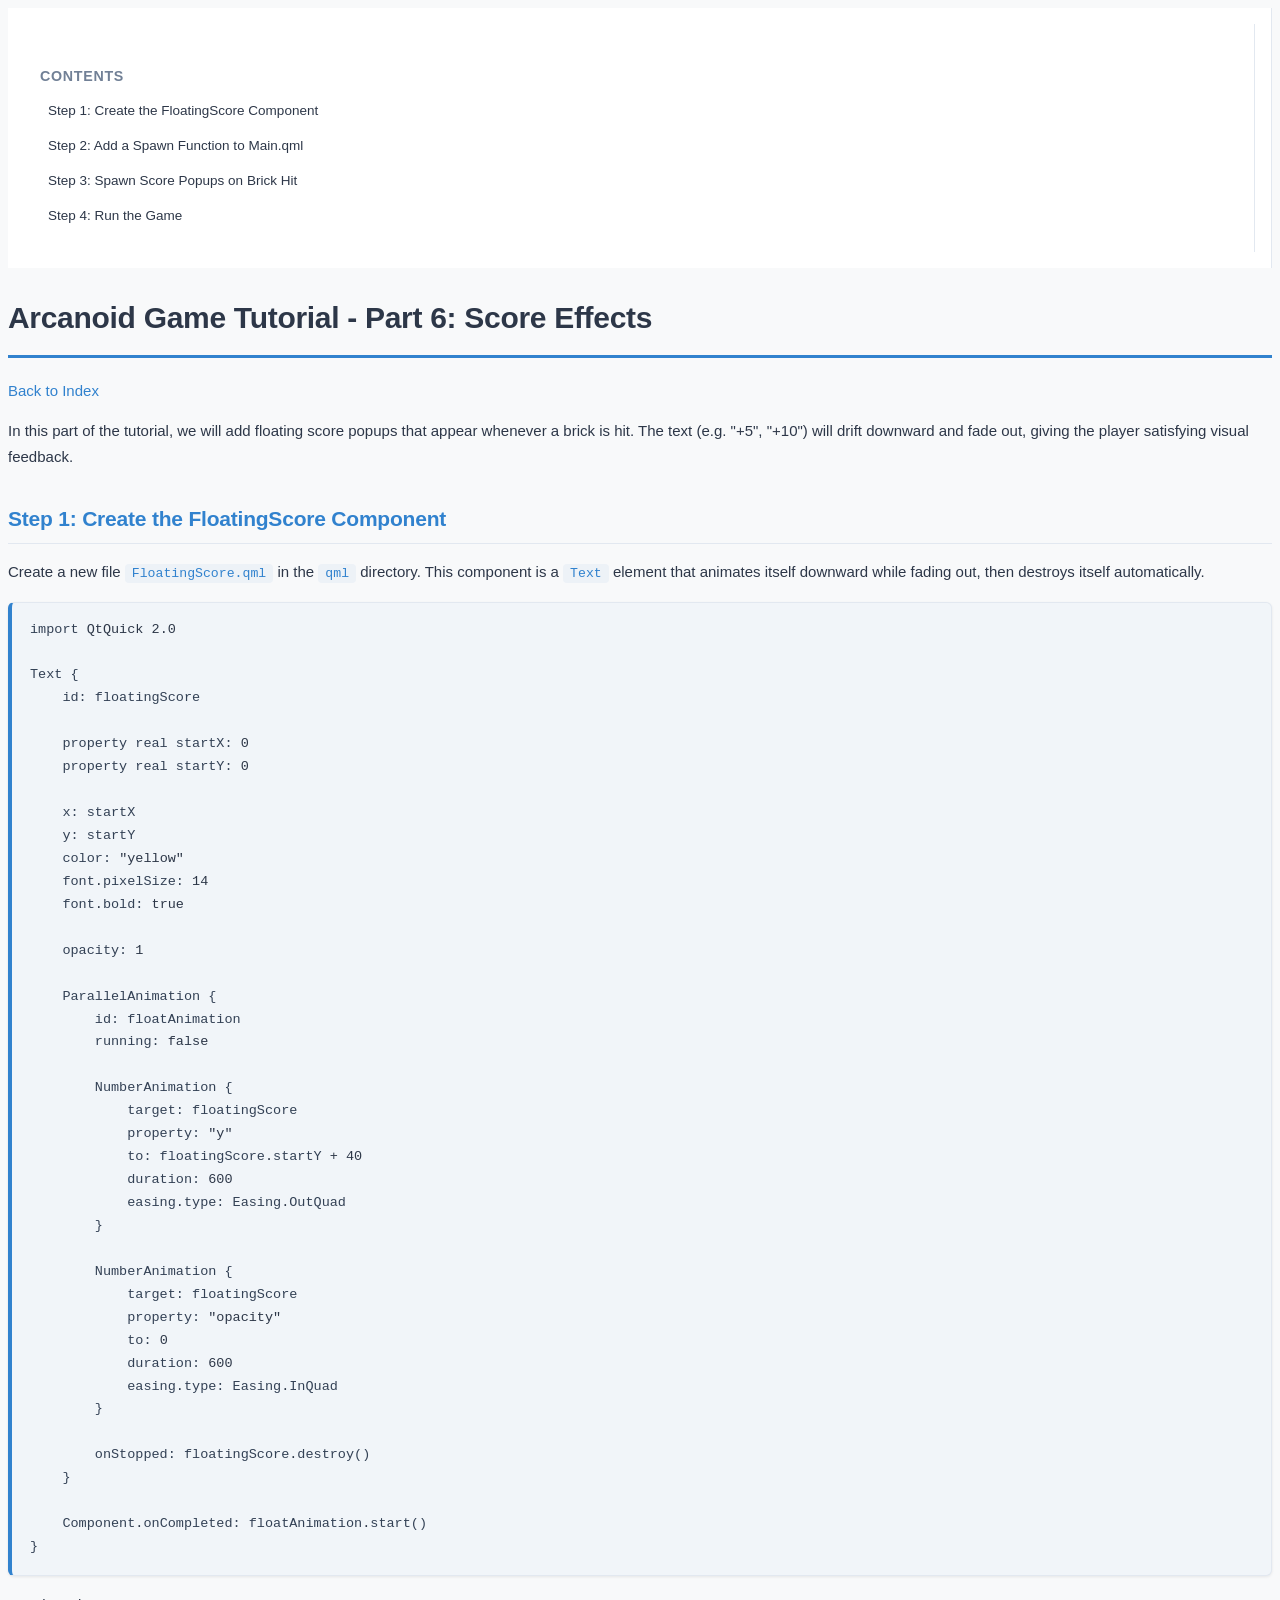
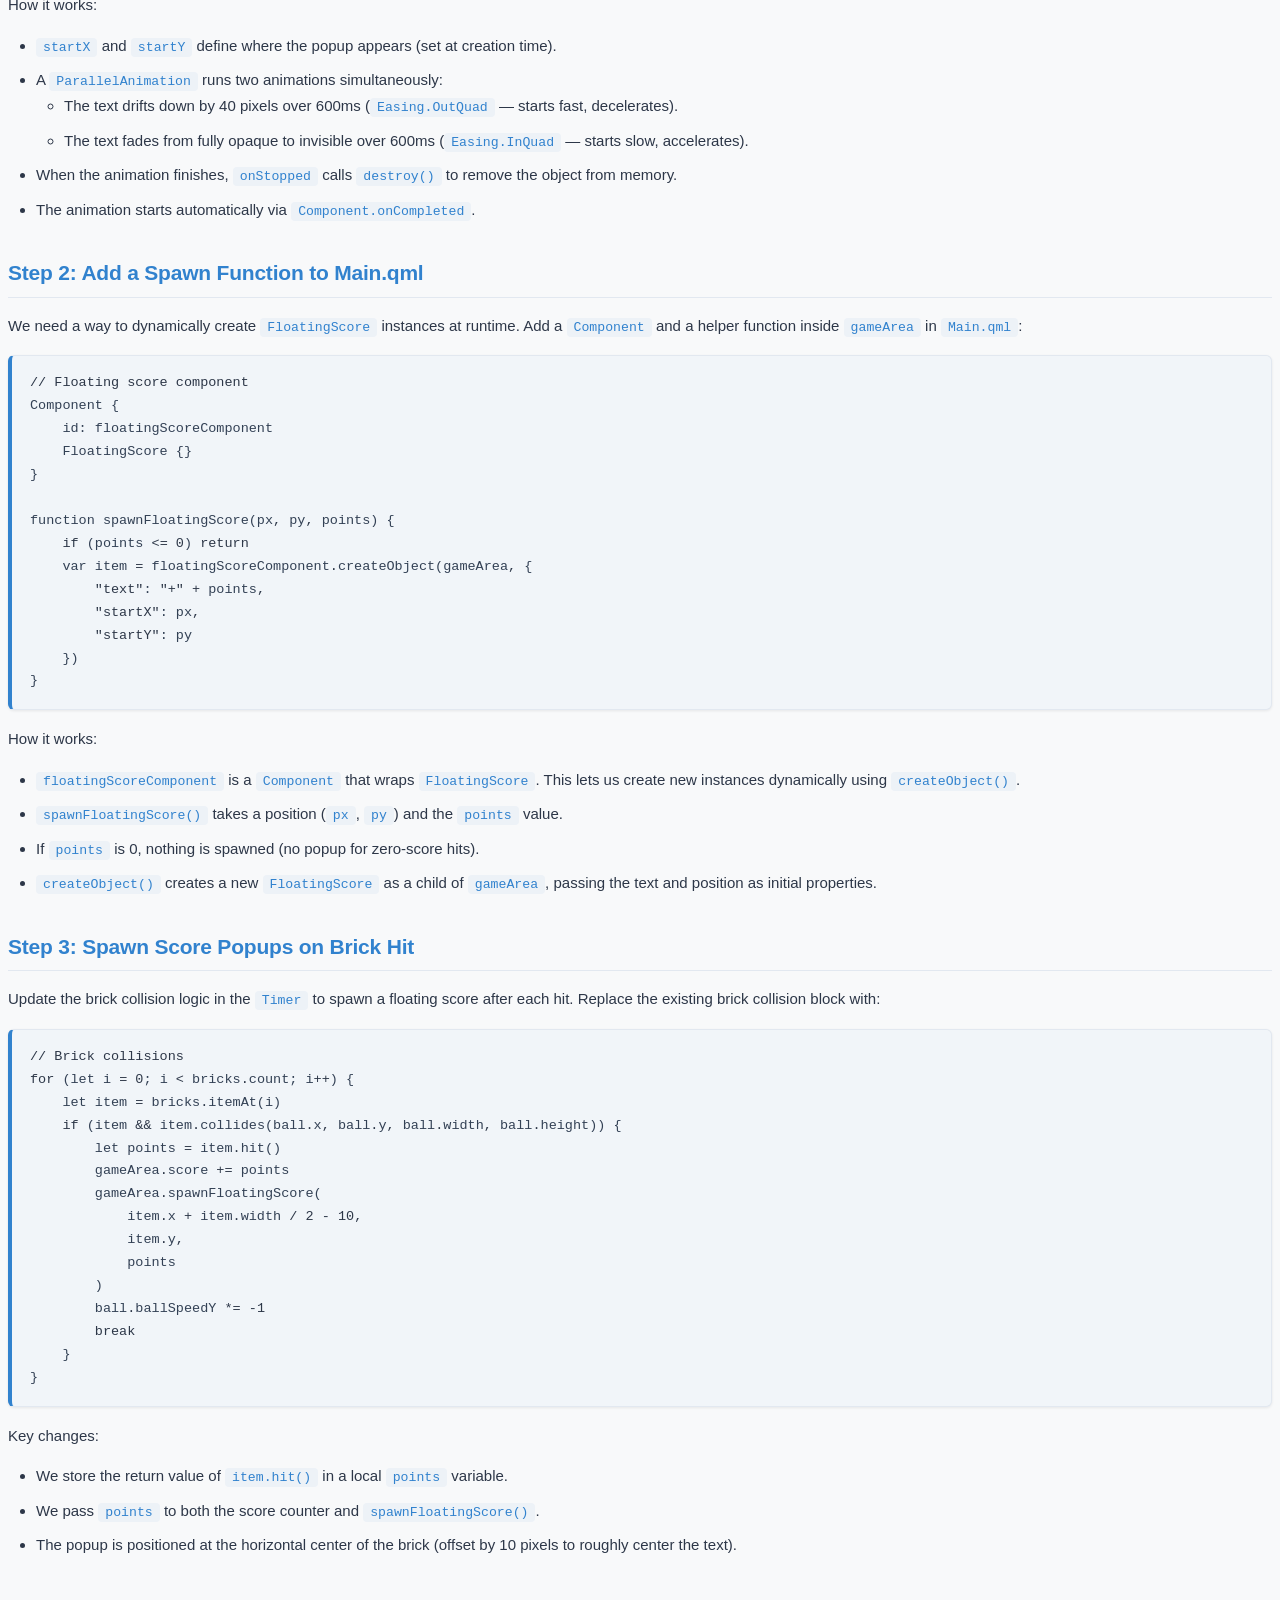
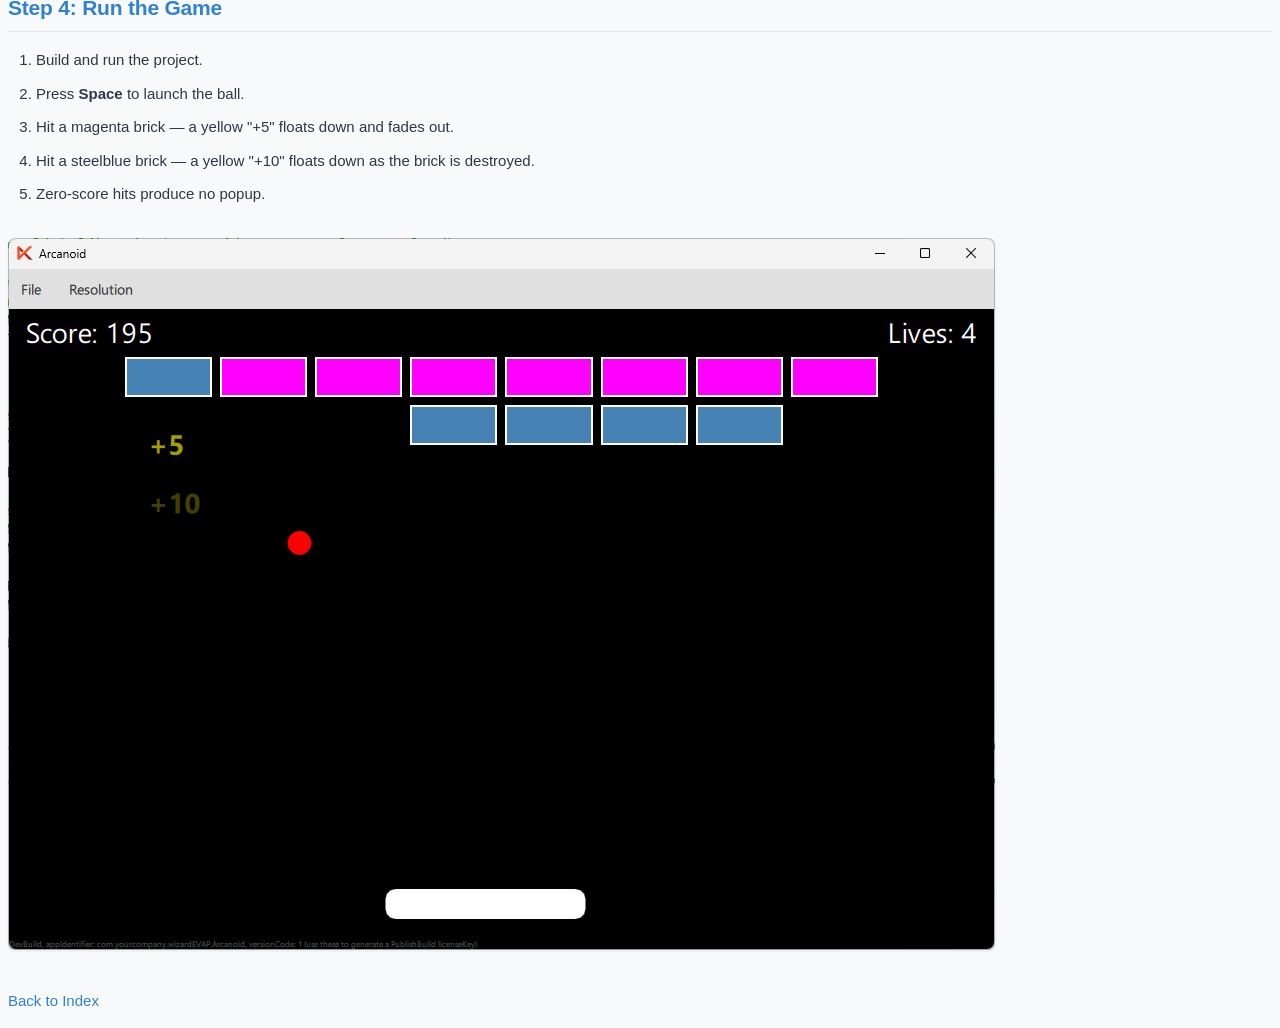
<file: out/html/part6.html>
<!DOCTYPE html>
<html lang="en">
<head>
  <meta charset="utf-8">
<!-- part6.qdoc -->
  <title>Arcanoid Game Tutorial - Part 6: Score Effects | Arcanoid</title>
<link rel="stylesheet" type="text/css" href="style.css">
</head>
<body>
<div class="sidebar">
<div class="toc">
<h3 id="toc">Contents</h3>
<ul>
<li class="level1"><a href="#step-1-create-the-floatingscore-component">Step 1: Create the FloatingScore Component</a></li>
<li class="level1"><a href="#step-2-add-a-spawn-function-to-main-qml">Step 2: Add a Spawn Function to Main.qml</a></li>
<li class="level1"><a href="#step-3-spawn-score-popups-on-brick-hit">Step 3: Spawn Score Popups on Brick Hit</a></li>
<li class="level1"><a href="#step-4-run-the-game">Step 4: Run the Game</a></li>
</ul>
</div>
<div class="sidebar-content" id="sidebar-content"></div></div>
<h1 class="title">Arcanoid Game Tutorial - Part 6: Score Effects</h1>
<!-- $$$part6.html-description -->
<div class="descr" id="details">
<p><a href="index.html">Back to Index</a></p>
<p>In this part of the tutorial, we will add floating score popups that appear whenever a brick is hit. The text (e.g. &quot;+5&quot;, &quot;+10&quot;) will drift downward and fade out, giving the player satisfying visual feedback.</p>
<h2 id="step-1-create-the-floatingscore-component">Step 1: Create the FloatingScore Component</h2>
<p>Create a new file <code translate="no">FloatingScore.qml</code> in the <code translate="no">qml</code> directory. This component is a <code translate="no">Text</code> element that animates itself downward while fading out, then destroys itself automatically.</p>
<pre class="cpp" translate="no">import <span class="type">QtQuick</span> <span class="number">2.0</span>

Text {
    id: floatingScore

    property real startX: <span class="number">0</span>
    property real startY: <span class="number">0</span>

    x: startX
    y: startY
    color: <span class="string">&quot;yellow&quot;</span>
    font<span class="operator">.</span>pixelSize: <span class="number">14</span>
    font<span class="operator">.</span>bold: <span class="keyword">true</span>

    opacity: <span class="number">1</span>

    ParallelAnimation {
        id: floatAnimation
        running: <span class="keyword">false</span>

        NumberAnimation {
            target: floatingScore
            property: <span class="string">&quot;y&quot;</span>
            to: floatingScore<span class="operator">.</span>startY <span class="operator">+</span> <span class="number">40</span>
            duration: <span class="number">600</span>
            easing<span class="operator">.</span>type: Easing<span class="operator">.</span>OutQuad
        }

        NumberAnimation {
            target: floatingScore
            property: <span class="string">&quot;opacity&quot;</span>
            to: <span class="number">0</span>
            duration: <span class="number">600</span>
            easing<span class="operator">.</span>type: Easing<span class="operator">.</span>InQuad
        }

        onStopped: floatingScore<span class="operator">.</span>destroy()
    }

    Component<span class="operator">.</span>onCompleted: floatAnimation<span class="operator">.</span>start()
}</pre>
<p>How it works:</p>
<ul>
<li><code translate="no">startX</code> and <code translate="no">startY</code> define where the popup appears (set at creation time).</li>
<li>A <code translate="no">ParallelAnimation</code> runs two animations simultaneously:<ul>
<li>The text drifts down by 40 pixels over 600ms (<code translate="no">Easing.OutQuad</code> &mdash; starts fast, decelerates).</li>
<li>The text fades from fully opaque to invisible over 600ms (<code translate="no">Easing.InQuad</code> &mdash; starts slow, accelerates).</li>
</ul>
</li>
<li>When the animation finishes, <code translate="no">onStopped</code> calls <code translate="no">destroy()</code> to remove the object from memory.</li>
<li>The animation starts automatically via <code translate="no">Component.onCompleted</code>.</li>
</ul>
<h2 id="step-2-add-a-spawn-function-to-main-qml">Step 2: Add a Spawn Function to Main.qml</h2>
<p>We need a way to dynamically create <code translate="no">FloatingScore</code> instances at runtime. Add a <code translate="no">Component</code> and a helper function inside <code translate="no">gameArea</code> in <code translate="no">Main.qml</code>:</p>
<pre class="cpp" translate="no"><span class="comment">// Floating score component</span>
Component {
    id: floatingScoreComponent
    FloatingScore {}
}

function spawnFloatingScore(px<span class="operator">,</span> py<span class="operator">,</span> points) {
    <span class="keyword">if</span> (points <span class="operator">&lt;</span><span class="operator">=</span> <span class="number">0</span>) <span class="keyword">return</span>
    var item <span class="operator">=</span> floatingScoreComponent<span class="operator">.</span>createObject(gameArea<span class="operator">,</span> {
        <span class="string">&quot;text&quot;</span>: <span class="string">&quot;+&quot;</span> <span class="operator">+</span> points<span class="operator">,</span>
        <span class="string">&quot;startX&quot;</span>: px<span class="operator">,</span>
        <span class="string">&quot;startY&quot;</span>: py
    })
}</pre>
<p>How it works:</p>
<ul>
<li><code translate="no">floatingScoreComponent</code> is a <code translate="no">Component</code> that wraps <code translate="no">FloatingScore</code>. This lets us create new instances dynamically using <code translate="no">createObject()</code>.</li>
<li><code translate="no">spawnFloatingScore()</code> takes a position (<code translate="no">px</code>, <code translate="no">py</code>) and the <code translate="no">points</code> value.</li>
<li>If <code translate="no">points</code> is 0, nothing is spawned (no popup for zero-score hits).</li>
<li><code translate="no">createObject()</code> creates a new <code translate="no">FloatingScore</code> as a child of <code translate="no">gameArea</code>, passing the text and position as initial properties.</li>
</ul>
<h2 id="step-3-spawn-score-popups-on-brick-hit">Step 3: Spawn Score Popups on Brick Hit</h2>
<p>Update the brick collision logic in the <code translate="no">Timer</code> to spawn a floating score after each hit. Replace the existing brick collision block with:</p>
<pre class="cpp" translate="no"><span class="comment">// Brick collisions</span>
<span class="keyword">for</span> (let i <span class="operator">=</span> <span class="number">0</span>; i <span class="operator">&lt;</span> bricks<span class="operator">.</span>count; i<span class="operator">+</span><span class="operator">+</span>) {
    let item <span class="operator">=</span> bricks<span class="operator">.</span>itemAt(i)
    <span class="keyword">if</span> (item <span class="operator">&amp;</span><span class="operator">&amp;</span> item<span class="operator">.</span>collides(ball<span class="operator">.</span>x<span class="operator">,</span> ball<span class="operator">.</span>y<span class="operator">,</span> ball<span class="operator">.</span>width<span class="operator">,</span> ball<span class="operator">.</span>height)) {
        let points <span class="operator">=</span> item<span class="operator">.</span>hit()
        gameArea<span class="operator">.</span>score <span class="operator">+</span><span class="operator">=</span> points
        gameArea<span class="operator">.</span>spawnFloatingScore(
            item<span class="operator">.</span>x <span class="operator">+</span> item<span class="operator">.</span>width <span class="operator">/</span> <span class="number">2</span> <span class="operator">-</span> <span class="number">10</span><span class="operator">,</span>
            item<span class="operator">.</span>y<span class="operator">,</span>
            points
        )
        ball<span class="operator">.</span>ballSpeedY <span class="operator">*</span><span class="operator">=</span> <span class="operator">-</span><span class="number">1</span>
        <span class="keyword">break</span>
    }
}</pre>
<p>Key changes:</p>
<ul>
<li>We store the return value of <code translate="no">item.hit()</code> in a local <code translate="no">points</code> variable.</li>
<li>We pass <code translate="no">points</code> to both the score counter and <code translate="no">spawnFloatingScore()</code>.</li>
<li>The popup is positioned at the horizontal center of the brick (offset by 10 pixels to roughly center the text).</li>
</ul>
<h2 id="step-4-run-the-game">Step 4: Run the Game</h2>
<ol class="1" type="1"><li>Build and run the project.</li>
<li>Press <b>Space</b> to launch the ball.</li>
<li>Hit a magenta brick &mdash; a yellow &quot;+5&quot; floats down and fades out.</li>
<li>Hit a steelblue brick &mdash; a yellow &quot;+10&quot; floats down as the brick is destroyed.</li>
<li>Zero-score hits produce no popup.</li>
</ol>
<p class="centerAlign"><img src="images/arcanoid_p6_scoreeffects.png" alt="" /></p><p><a href="index.html">Back to Index</a></p>
</div>
<!-- @@@part6.html -->
</body>
</html>
</file>
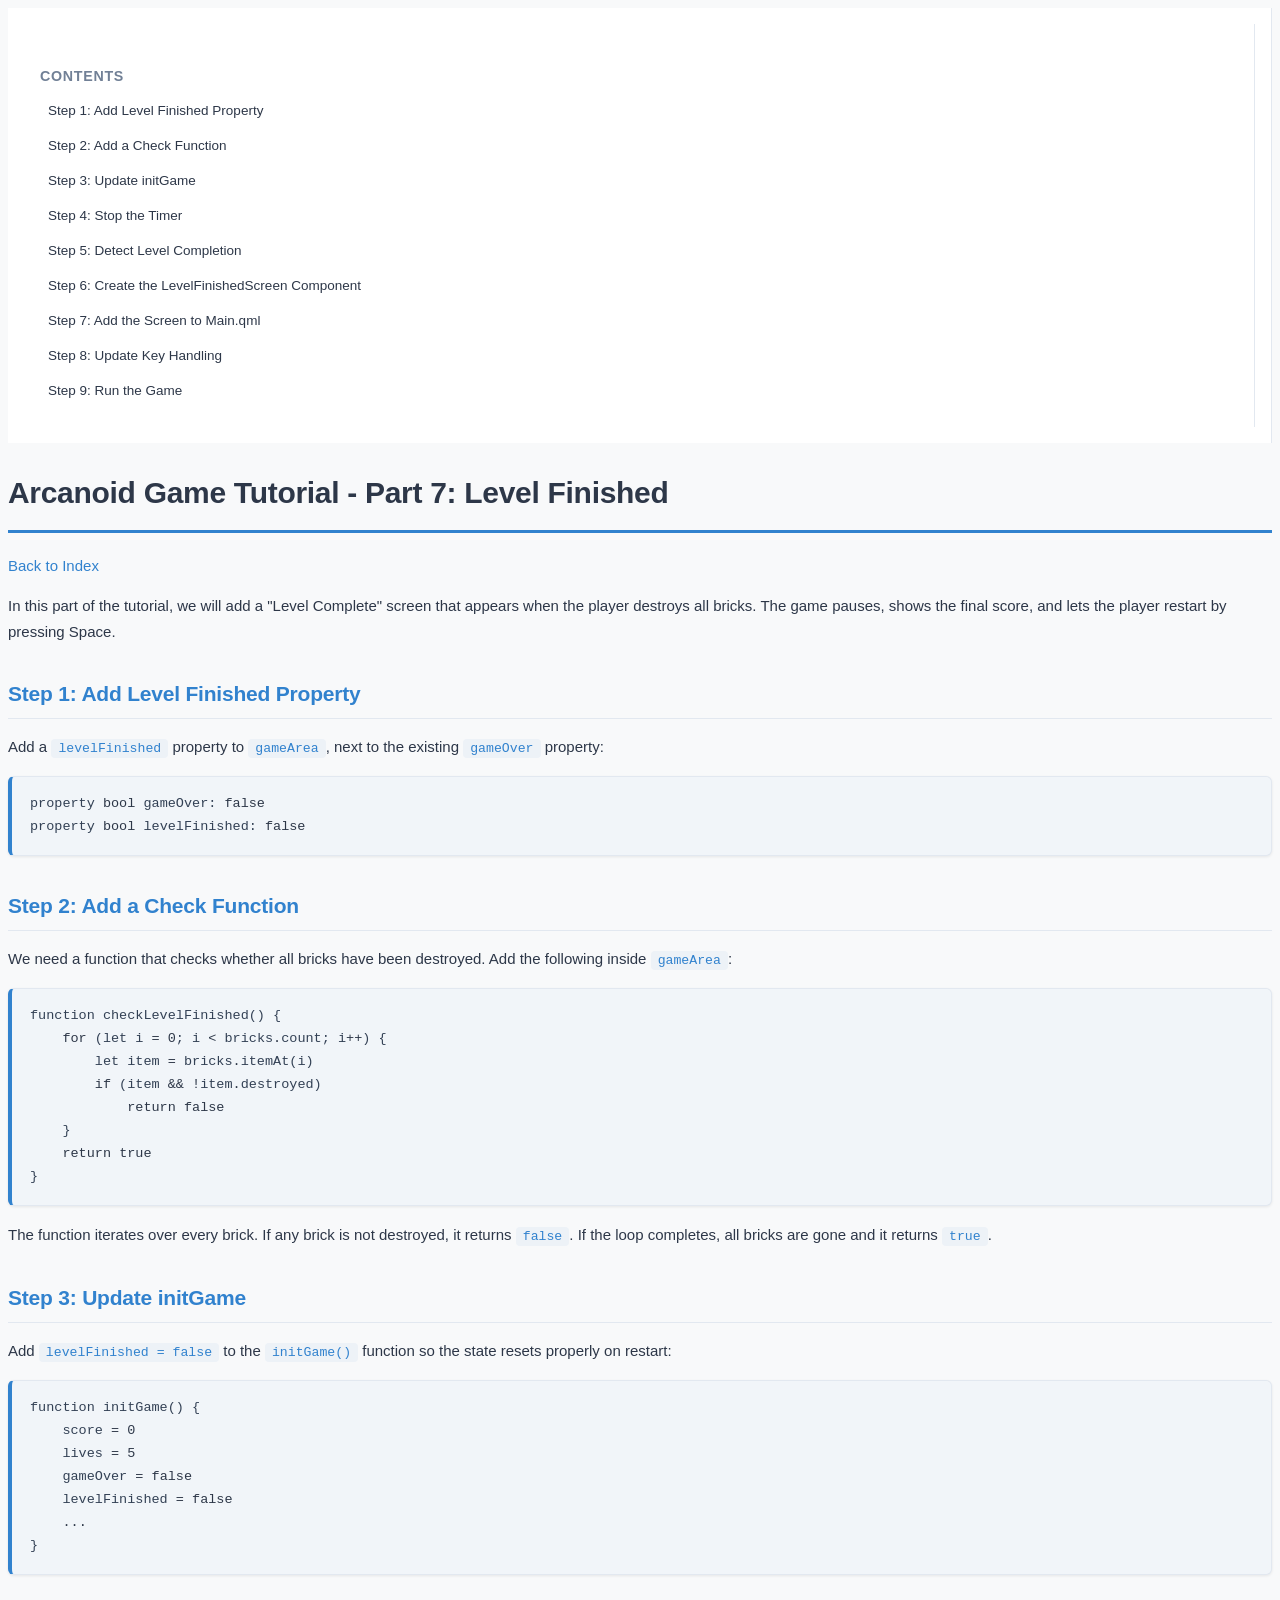
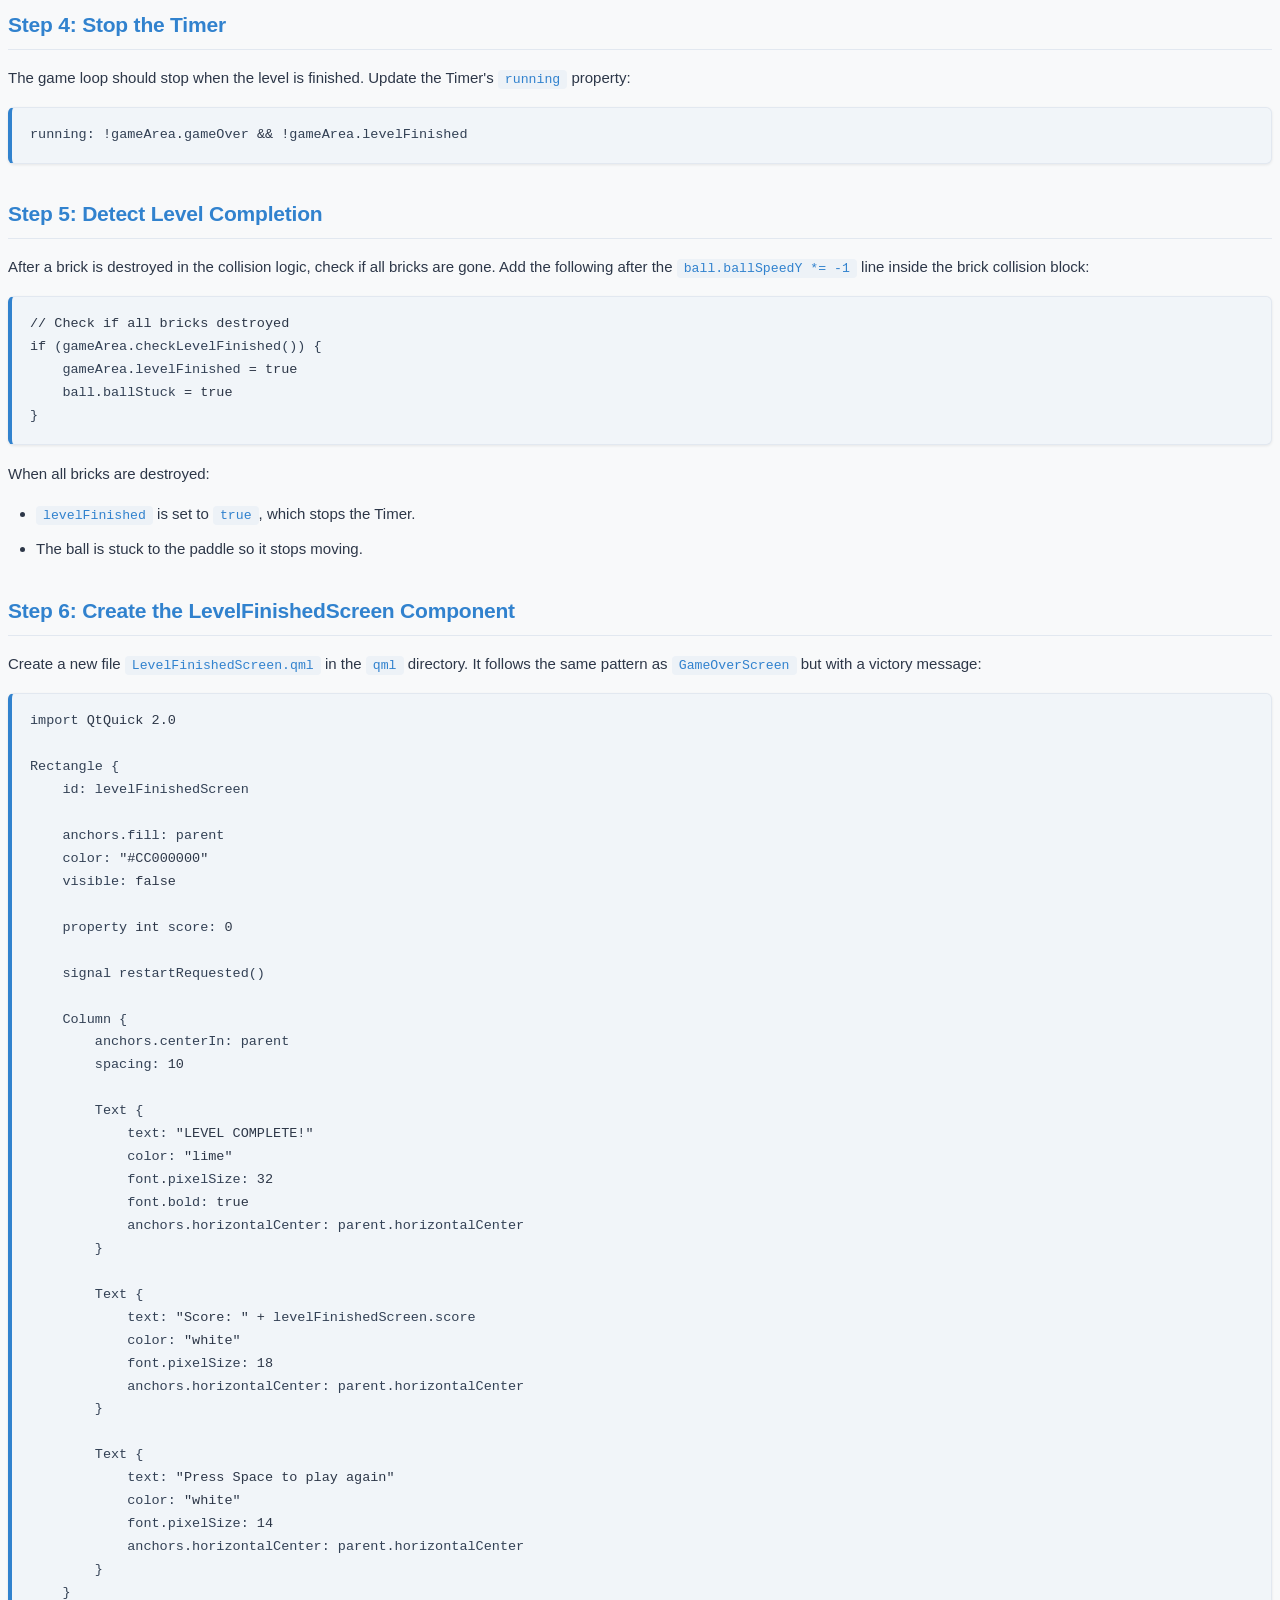
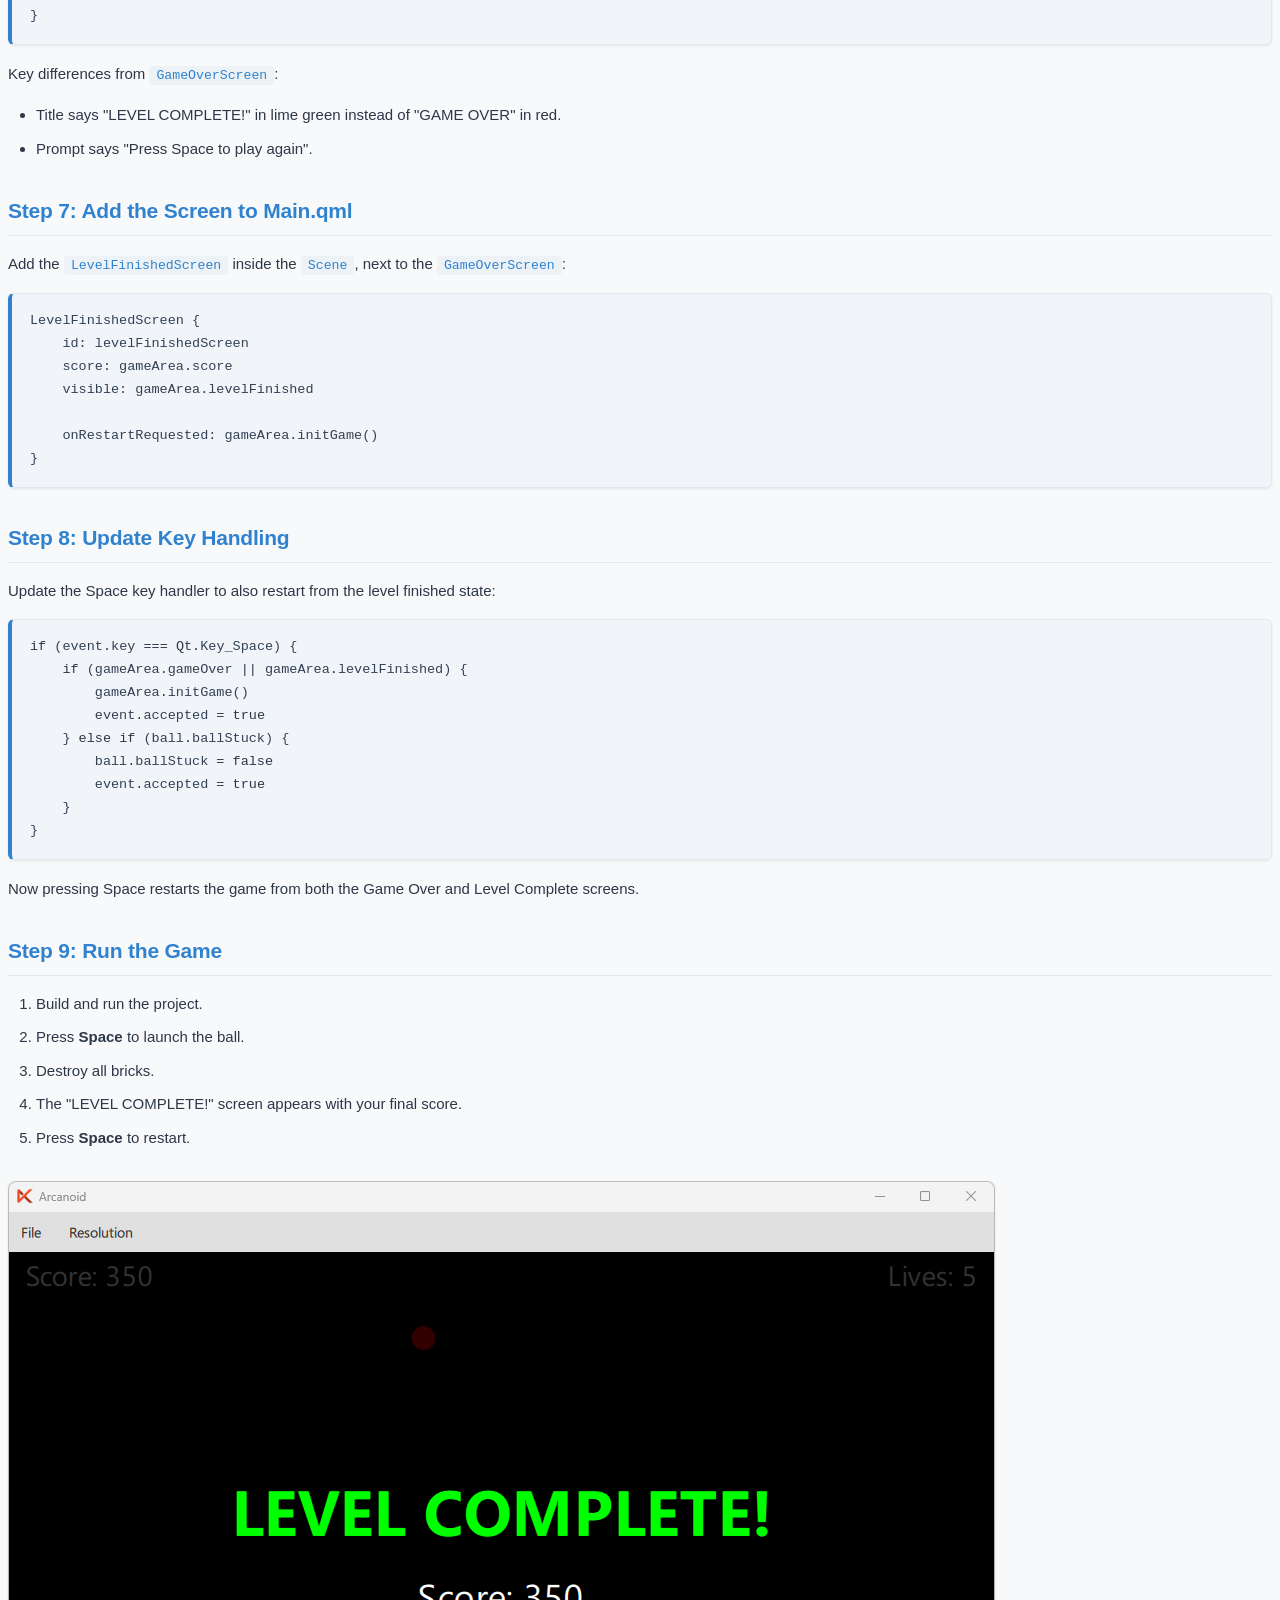
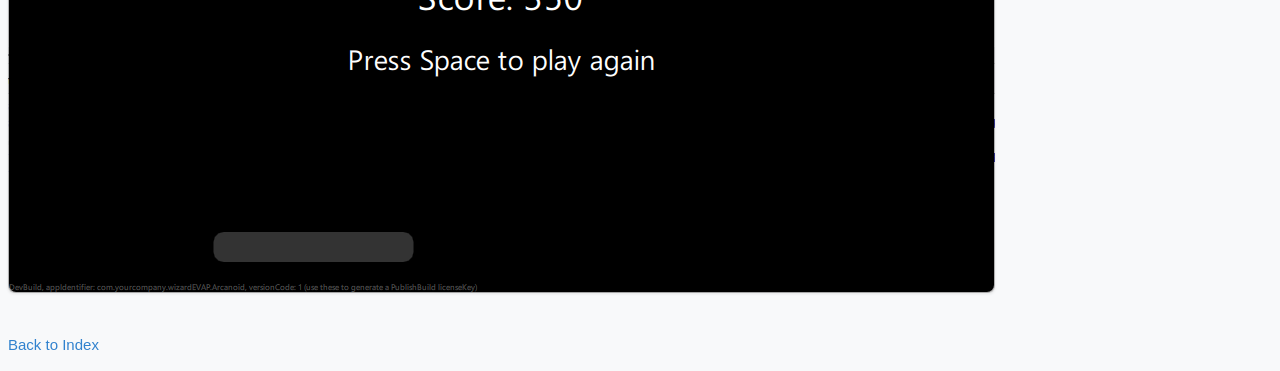
<file: out/html/part7.html>
<!DOCTYPE html>
<html lang="en">
<head>
  <meta charset="utf-8">
<!-- part7.qdoc -->
  <title>Arcanoid Game Tutorial - Part 7: Level Finished | Arcanoid</title>
<link rel="stylesheet" type="text/css" href="style.css">
</head>
<body>
<div class="sidebar">
<div class="toc">
<h3 id="toc">Contents</h3>
<ul>
<li class="level1"><a href="#step-1-add-level-finished-property">Step 1: Add Level Finished Property</a></li>
<li class="level1"><a href="#step-2-add-a-check-function">Step 2: Add a Check Function</a></li>
<li class="level1"><a href="#step-3-update-initgame">Step 3: Update initGame</a></li>
<li class="level1"><a href="#step-4-stop-the-timer">Step 4: Stop the Timer</a></li>
<li class="level1"><a href="#step-5-detect-level-completion">Step 5: Detect Level Completion</a></li>
<li class="level1"><a href="#step-6-create-the-levelfinishedscreen-component">Step 6: Create the LevelFinishedScreen Component</a></li>
<li class="level1"><a href="#step-7-add-the-screen-to-main-qml">Step 7: Add the Screen to Main.qml</a></li>
<li class="level1"><a href="#step-8-update-key-handling">Step 8: Update Key Handling</a></li>
<li class="level1"><a href="#step-9-run-the-game">Step 9: Run the Game</a></li>
</ul>
</div>
<div class="sidebar-content" id="sidebar-content"></div></div>
<h1 class="title">Arcanoid Game Tutorial - Part 7: Level Finished</h1>
<!-- $$$part7.html-description -->
<div class="descr" id="details">
<p><a href="index.html">Back to Index</a></p>
<p>In this part of the tutorial, we will add a &quot;Level Complete&quot; screen that appears when the player destroys all bricks. The game pauses, shows the final score, and lets the player restart by pressing Space.</p>
<h2 id="step-1-add-level-finished-property">Step 1: Add Level Finished Property</h2>
<p>Add a <code translate="no">levelFinished</code> property to <code translate="no">gameArea</code>, next to the existing <code translate="no">gameOver</code> property:</p>
<pre class="cpp" translate="no">property <span class="type">bool</span> gameOver: <span class="keyword">false</span>
property <span class="type">bool</span> levelFinished: <span class="keyword">false</span></pre>
<h2 id="step-2-add-a-check-function">Step 2: Add a Check Function</h2>
<p>We need a function that checks whether all bricks have been destroyed. Add the following inside <code translate="no">gameArea</code>:</p>
<pre class="cpp" translate="no">function checkLevelFinished() {
    <span class="keyword">for</span> (let i <span class="operator">=</span> <span class="number">0</span>; i <span class="operator">&lt;</span> bricks<span class="operator">.</span>count; i<span class="operator">+</span><span class="operator">+</span>) {
        let item <span class="operator">=</span> bricks<span class="operator">.</span>itemAt(i)
        <span class="keyword">if</span> (item <span class="operator">&amp;</span><span class="operator">&amp;</span> <span class="operator">!</span>item<span class="operator">.</span>destroyed)
            <span class="keyword">return</span> <span class="keyword">false</span>
    }
    <span class="keyword">return</span> <span class="keyword">true</span>
}</pre>
<p>The function iterates over every brick. If any brick is not destroyed, it returns <code translate="no">false</code>. If the loop completes, all bricks are gone and it returns <code translate="no">true</code>.</p>
<h2 id="step-3-update-initgame">Step 3: Update initGame</h2>
<p>Add <code translate="no">levelFinished = false</code> to the <code translate="no">initGame()</code> function so the state resets properly on restart:</p>
<pre class="cpp" translate="no">function initGame() {
    score <span class="operator">=</span> <span class="number">0</span>
    lives <span class="operator">=</span> <span class="number">5</span>
    gameOver <span class="operator">=</span> <span class="keyword">false</span>
    levelFinished <span class="operator">=</span> <span class="keyword">false</span>
    <span class="operator">.</span><span class="operator">.</span><span class="operator">.</span>
}</pre>
<h2 id="step-4-stop-the-timer">Step 4: Stop the Timer</h2>
<p>The game loop should stop when the level is finished. Update the Timer's <code translate="no">running</code> property:</p>
<pre class="cpp" translate="no">running: <span class="operator">!</span>gameArea<span class="operator">.</span>gameOver <span class="operator">&amp;</span><span class="operator">&amp;</span> <span class="operator">!</span>gameArea<span class="operator">.</span>levelFinished</pre>
<h2 id="step-5-detect-level-completion">Step 5: Detect Level Completion</h2>
<p>After a brick is destroyed in the collision logic, check if all bricks are gone. Add the following after the <code translate="no">ball.ballSpeedY *= -1</code> line inside the brick collision block:</p>
<pre class="cpp" translate="no"><span class="comment">// Check if all bricks destroyed</span>
<span class="keyword">if</span> (gameArea<span class="operator">.</span>checkLevelFinished()) {
    gameArea<span class="operator">.</span>levelFinished <span class="operator">=</span> <span class="keyword">true</span>
    ball<span class="operator">.</span>ballStuck <span class="operator">=</span> <span class="keyword">true</span>
}</pre>
<p>When all bricks are destroyed:</p>
<ul>
<li><code translate="no">levelFinished</code> is set to <code translate="no">true</code>, which stops the Timer.</li>
<li>The ball is stuck to the paddle so it stops moving.</li>
</ul>
<h2 id="step-6-create-the-levelfinishedscreen-component">Step 6: Create the LevelFinishedScreen Component</h2>
<p>Create a new file <code translate="no">LevelFinishedScreen.qml</code> in the <code translate="no">qml</code> directory. It follows the same pattern as <code translate="no">GameOverScreen</code> but with a victory message:</p>
<pre class="cpp" translate="no">import <span class="type">QtQuick</span> <span class="number">2.0</span>

Rectangle {
    id: levelFinishedScreen

    anchors<span class="operator">.</span>fill: parent
    color: <span class="string">&quot;#CC000000&quot;</span>
    visible: <span class="keyword">false</span>

    property <span class="type">int</span> score: <span class="number">0</span>

    signal restartRequested()

    Column {
        anchors<span class="operator">.</span>centerIn: parent
        spacing: <span class="number">10</span>

        Text {
            text: <span class="string">&quot;LEVEL COMPLETE!&quot;</span>
            color: <span class="string">&quot;lime&quot;</span>
            font<span class="operator">.</span>pixelSize: <span class="number">32</span>
            font<span class="operator">.</span>bold: <span class="keyword">true</span>
            anchors<span class="operator">.</span>horizontalCenter: parent<span class="operator">.</span>horizontalCenter
        }

        Text {
            text: <span class="string">&quot;Score: &quot;</span> <span class="operator">+</span> levelFinishedScreen<span class="operator">.</span>score
            color: <span class="string">&quot;white&quot;</span>
            font<span class="operator">.</span>pixelSize: <span class="number">18</span>
            anchors<span class="operator">.</span>horizontalCenter: parent<span class="operator">.</span>horizontalCenter
        }

        Text {
            text: <span class="string">&quot;Press Space to play again&quot;</span>
            color: <span class="string">&quot;white&quot;</span>
            font<span class="operator">.</span>pixelSize: <span class="number">14</span>
            anchors<span class="operator">.</span>horizontalCenter: parent<span class="operator">.</span>horizontalCenter
        }
    }
}</pre>
<p>Key differences from <code translate="no">GameOverScreen</code>:</p>
<ul>
<li>Title says &quot;LEVEL COMPLETE!&quot; in lime green instead of &quot;GAME OVER&quot; in red.</li>
<li>Prompt says &quot;Press Space to play again&quot;.</li>
</ul>
<h2 id="step-7-add-the-screen-to-main-qml">Step 7: Add the Screen to Main.qml</h2>
<p>Add the <code translate="no">LevelFinishedScreen</code> inside the <code translate="no">Scene</code>, next to the <code translate="no">GameOverScreen</code>:</p>
<pre class="cpp" translate="no">LevelFinishedScreen {
    id: levelFinishedScreen
    score: gameArea<span class="operator">.</span>score
    visible: gameArea<span class="operator">.</span>levelFinished

    onRestartRequested: gameArea<span class="operator">.</span>initGame()
}</pre>
<h2 id="step-8-update-key-handling">Step 8: Update Key Handling</h2>
<p>Update the Space key handler to also restart from the level finished state:</p>
<pre class="cpp" translate="no"><span class="keyword">if</span> (event<span class="operator">.</span>key <span class="operator">=</span><span class="operator">=</span><span class="operator">=</span> <span class="type">Qt</span><span class="operator">.</span>Key_Space) {
    <span class="keyword">if</span> (gameArea<span class="operator">.</span>gameOver <span class="operator">|</span><span class="operator">|</span> gameArea<span class="operator">.</span>levelFinished) {
        gameArea<span class="operator">.</span>initGame()
        event<span class="operator">.</span>accepted <span class="operator">=</span> <span class="keyword">true</span>
    } <span class="keyword">else</span> <span class="keyword">if</span> (ball<span class="operator">.</span>ballStuck) {
        ball<span class="operator">.</span>ballStuck <span class="operator">=</span> <span class="keyword">false</span>
        event<span class="operator">.</span>accepted <span class="operator">=</span> <span class="keyword">true</span>
    }
}</pre>
<p>Now pressing Space restarts the game from both the Game Over and Level Complete screens.</p>
<h2 id="step-9-run-the-game">Step 9: Run the Game</h2>
<ol class="1" type="1"><li>Build and run the project.</li>
<li>Press <b>Space</b> to launch the ball.</li>
<li>Destroy all bricks.</li>
<li>The &quot;LEVEL COMPLETE!&quot; screen appears with your final score.</li>
<li>Press <b>Space</b> to restart.</li>
</ol>
<p class="centerAlign"><img src="images/arcanoid_p7_levelfinished.png" alt="" /></p><p><a href="index.html">Back to Index</a></p>
</div>
<!-- @@@part7.html -->
</body>
</html>
</file>
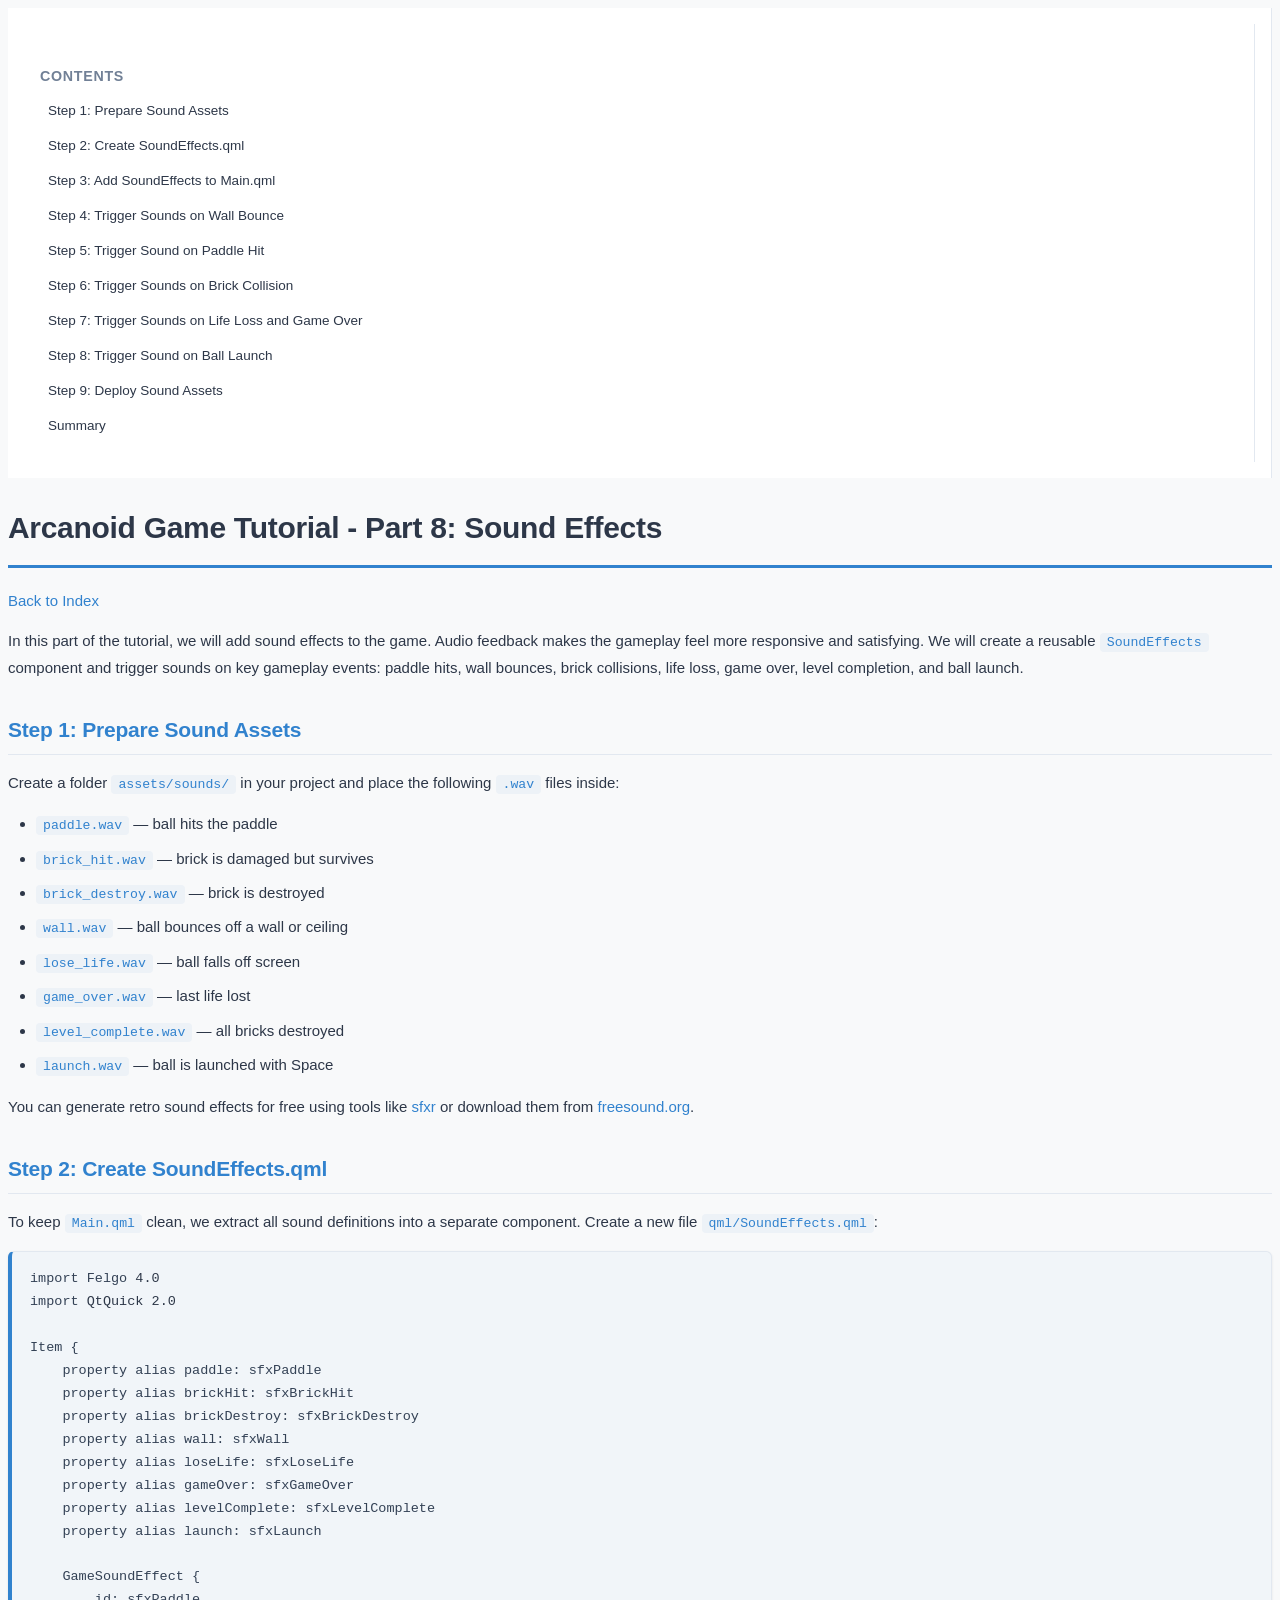
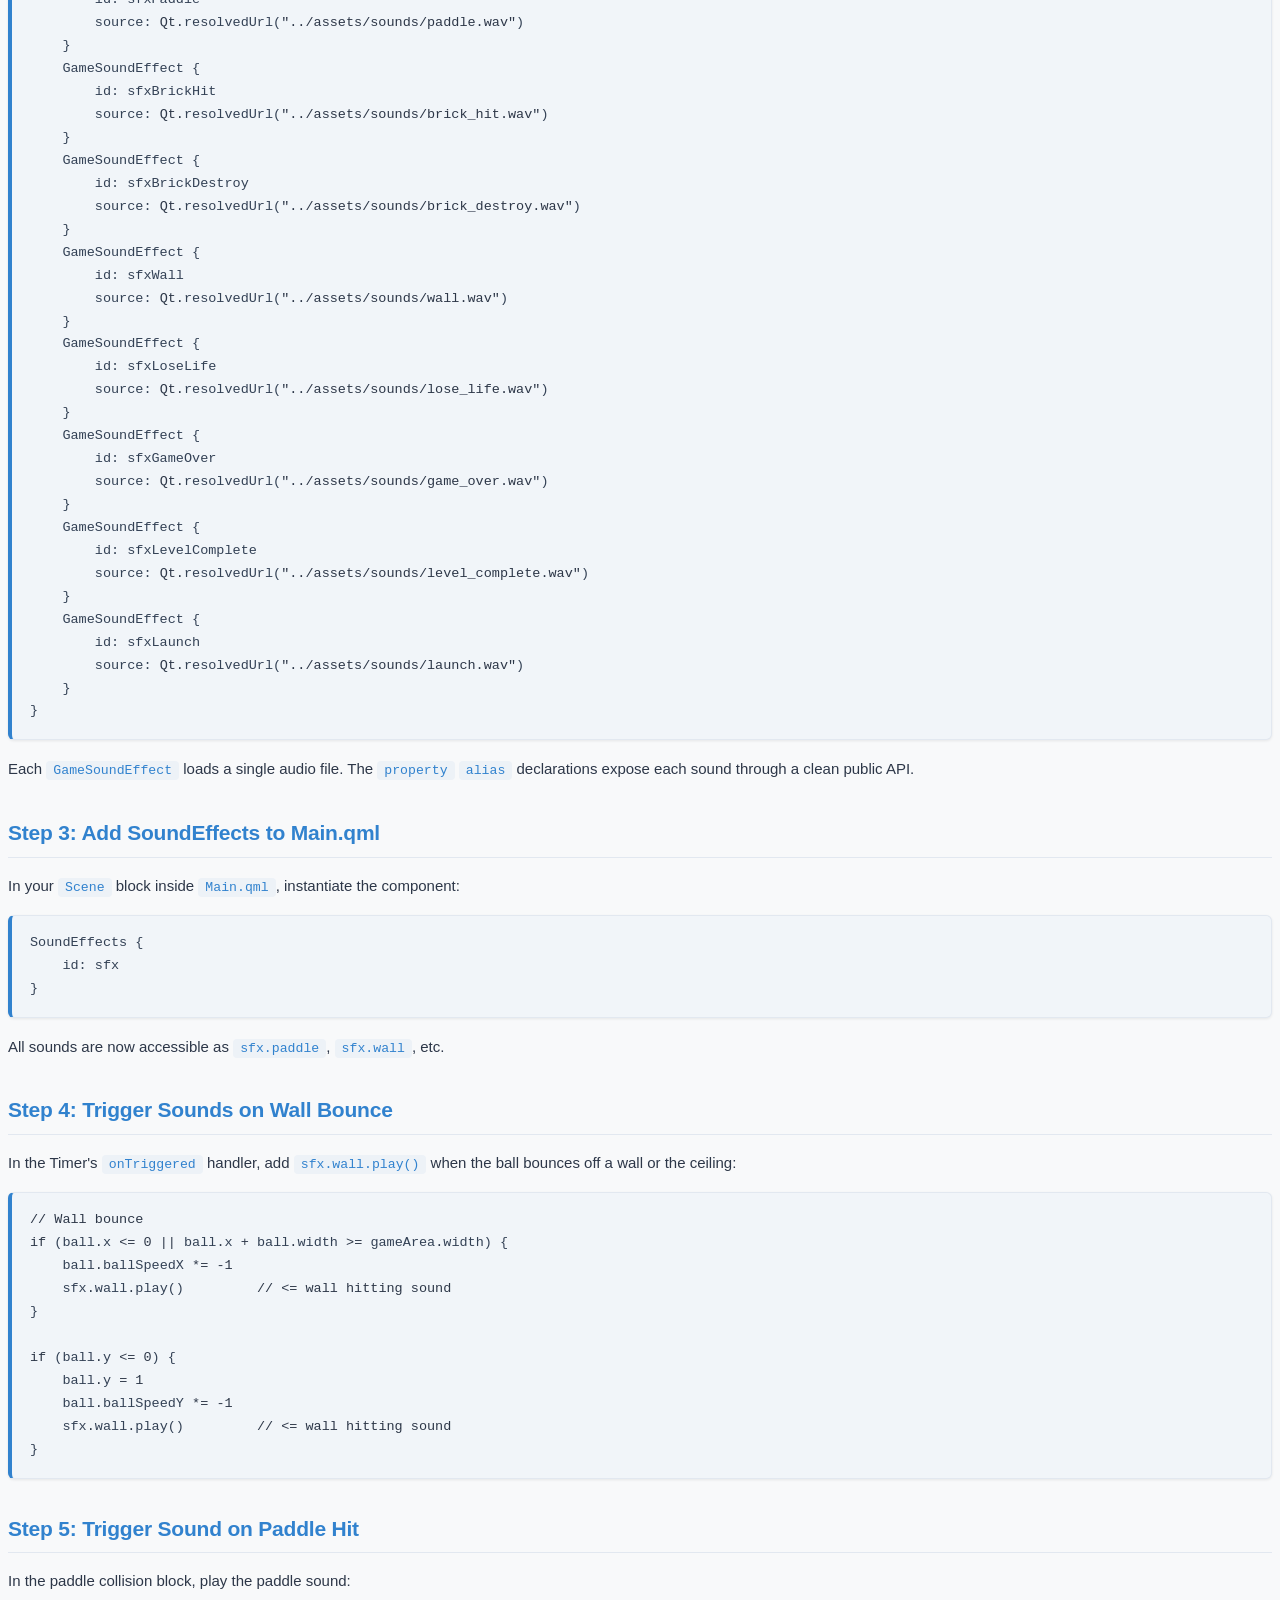
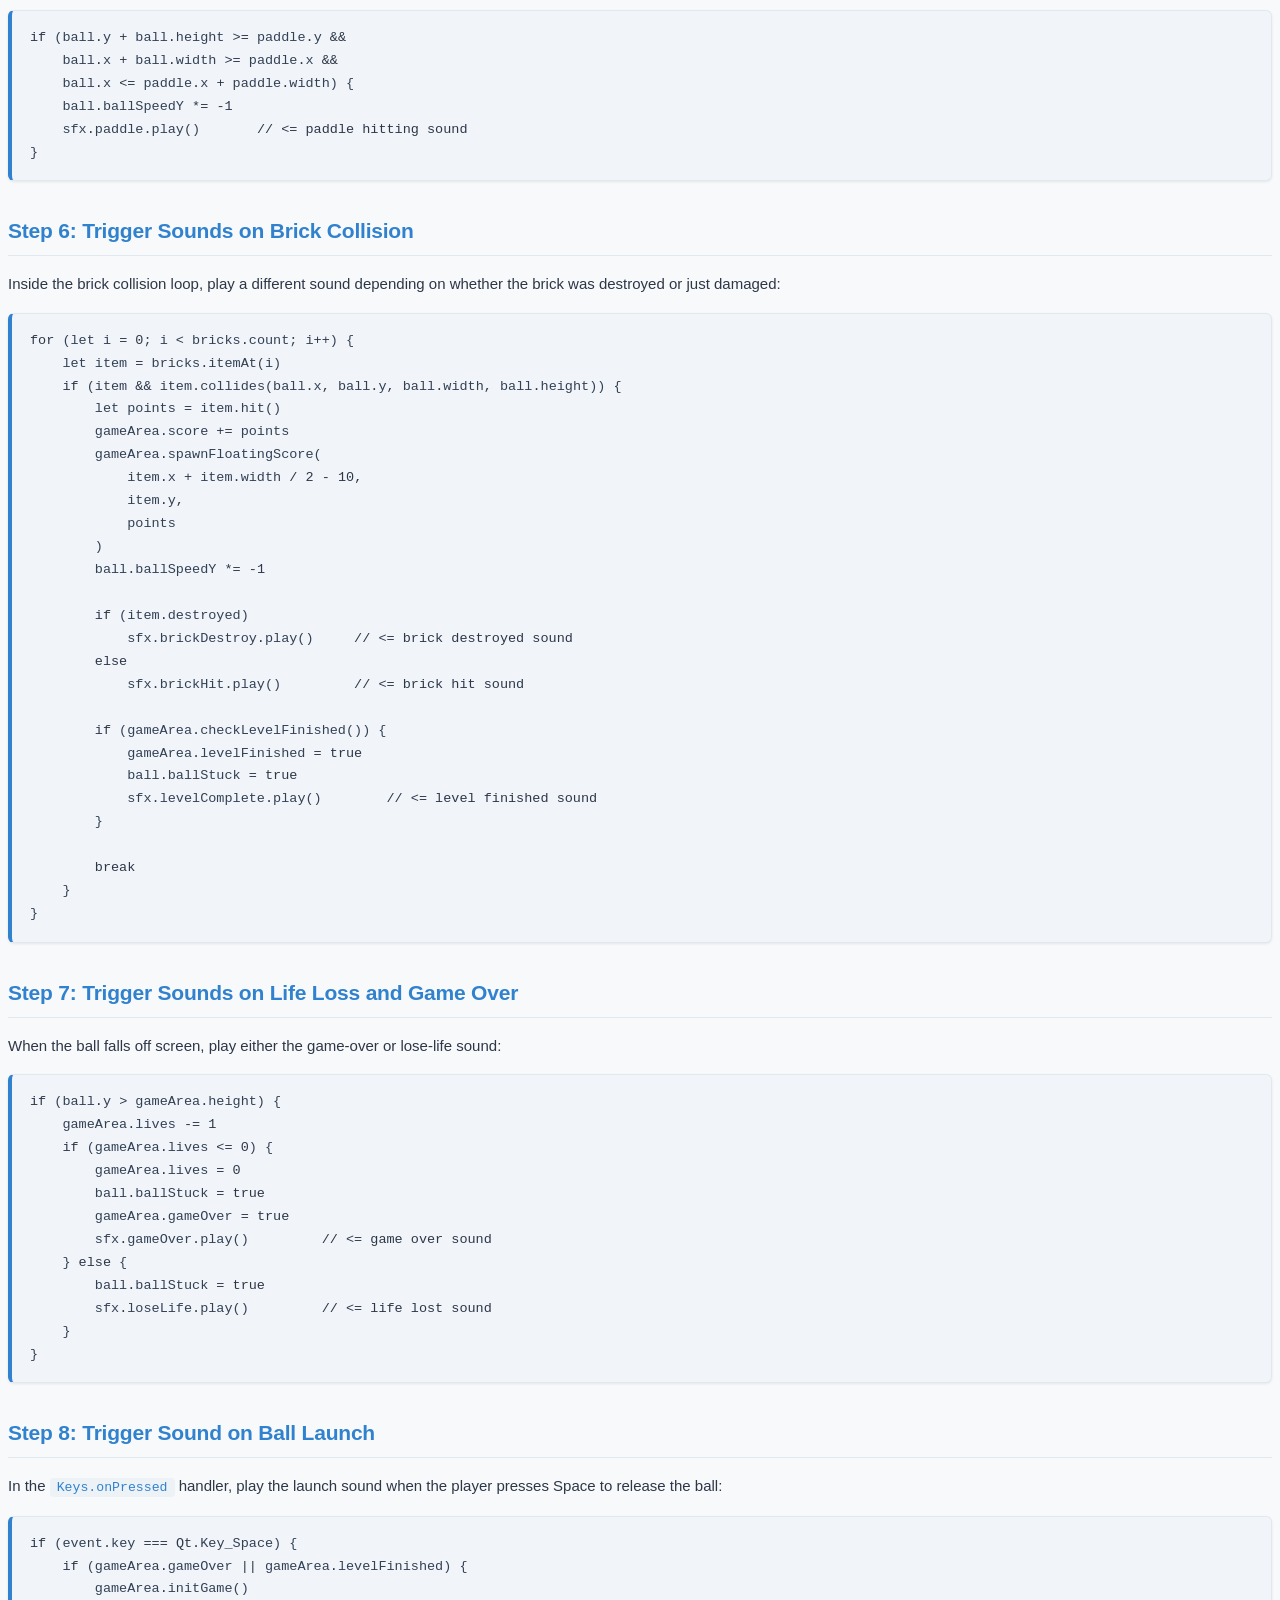
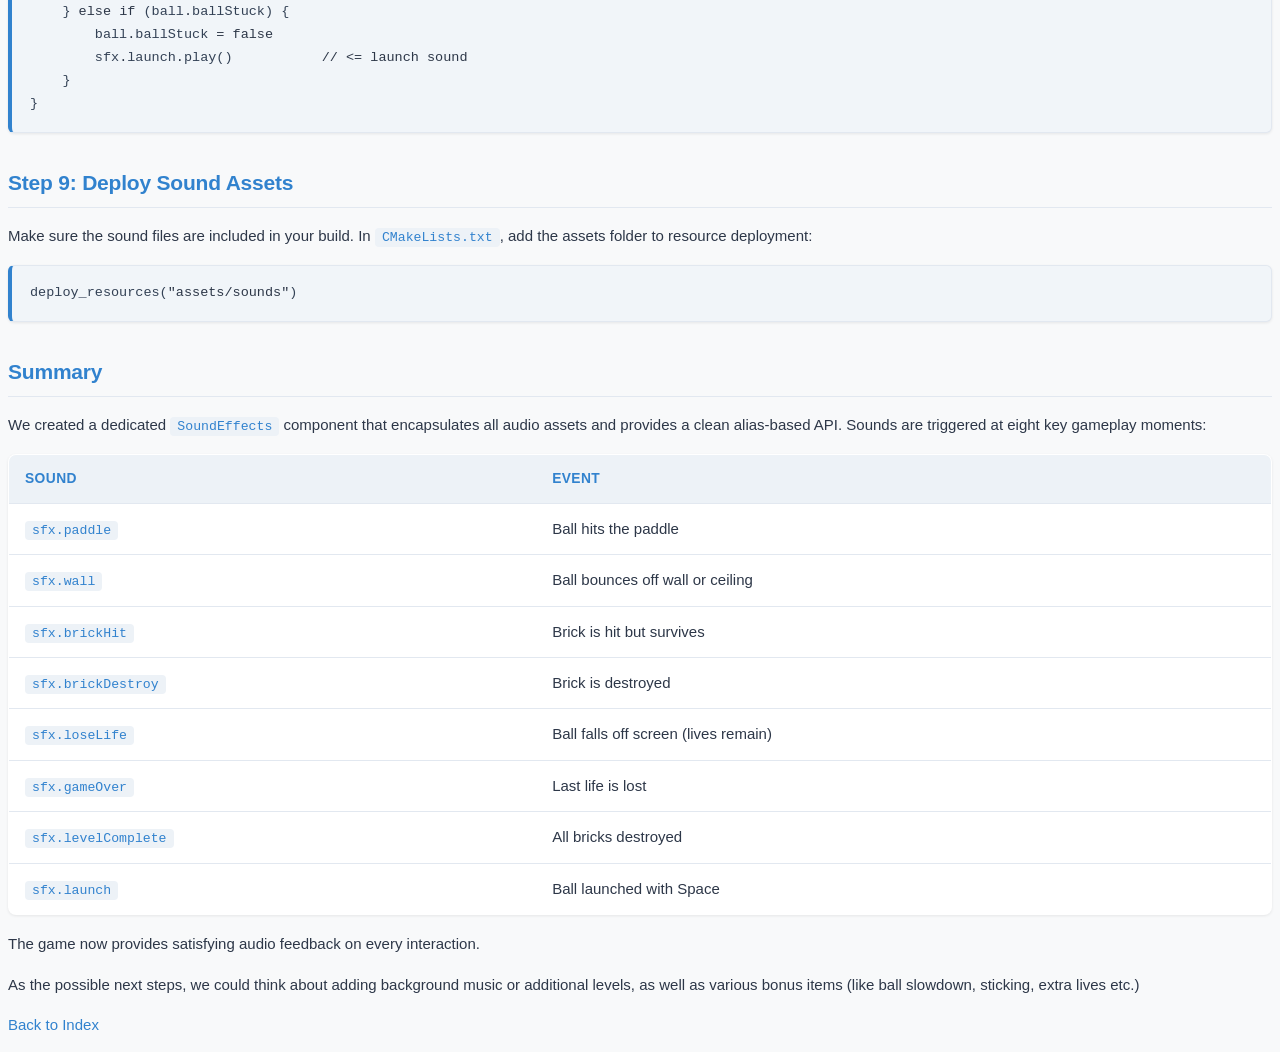
<file: out/html/part8.html>
<!DOCTYPE html>
<html lang="en">
<head>
  <meta charset="utf-8">
<!-- part8.qdoc -->
  <title>Arcanoid Game Tutorial - Part 8: Sound Effects | Arcanoid</title>
<link rel="stylesheet" type="text/css" href="style.css">
</head>
<body>
<div class="sidebar">
<div class="toc">
<h3 id="toc">Contents</h3>
<ul>
<li class="level1"><a href="#step-1-prepare-sound-assets">Step 1: Prepare Sound Assets</a></li>
<li class="level1"><a href="#step-2-create-soundeffects-qml">Step 2: Create SoundEffects.qml</a></li>
<li class="level1"><a href="#step-3-add-soundeffects-to-main-qml">Step 3: Add SoundEffects to Main.qml</a></li>
<li class="level1"><a href="#step-4-trigger-sounds-on-wall-bounce">Step 4: Trigger Sounds on Wall Bounce</a></li>
<li class="level1"><a href="#step-5-trigger-sound-on-paddle-hit">Step 5: Trigger Sound on Paddle Hit</a></li>
<li class="level1"><a href="#step-6-trigger-sounds-on-brick-collision">Step 6: Trigger Sounds on Brick Collision</a></li>
<li class="level1"><a href="#step-7-trigger-sounds-on-life-loss-and-game-over">Step 7: Trigger Sounds on Life Loss and Game Over</a></li>
<li class="level1"><a href="#step-8-trigger-sound-on-ball-launch">Step 8: Trigger Sound on Ball Launch</a></li>
<li class="level1"><a href="#step-9-deploy-sound-assets">Step 9: Deploy Sound Assets</a></li>
<li class="level1"><a href="#summary">Summary</a></li>
</ul>
</div>
<div class="sidebar-content" id="sidebar-content"></div></div>
<h1 class="title">Arcanoid Game Tutorial - Part 8: Sound Effects</h1>
<!-- $$$part8.html-description -->
<div class="descr" id="details">
<p><a href="index.html">Back to Index</a></p>
<p>In this part of the tutorial, we will add sound effects to the game. Audio feedback makes the gameplay feel more responsive and satisfying. We will create a reusable <code translate="no">SoundEffects</code> component and trigger sounds on key gameplay events: paddle hits, wall bounces, brick collisions, life loss, game over, level completion, and ball launch.</p>
<h2 id="step-1-prepare-sound-assets">Step 1: Prepare Sound Assets</h2>
<p>Create a folder <code translate="no">assets/sounds/</code> in your project and place the following <code translate="no">.wav</code> files inside:</p>
<ul>
<li><code translate="no">paddle.wav</code> &mdash; ball hits the paddle</li>
<li><code translate="no">brick_hit.wav</code> &mdash; brick is damaged but survives</li>
<li><code translate="no">brick_destroy.wav</code> &mdash; brick is destroyed</li>
<li><code translate="no">wall.wav</code> &mdash; ball bounces off a wall or ceiling</li>
<li><code translate="no">lose_life.wav</code> &mdash; ball falls off screen</li>
<li><code translate="no">game_over.wav</code> &mdash; last life lost</li>
<li><code translate="no">level_complete.wav</code> &mdash; all bricks destroyed</li>
<li><code translate="no">launch.wav</code> &mdash; ball is launched with Space</li>
</ul>
<p>You can generate retro sound effects for free using tools like <a href="https://sfxr.me/">sfxr</a> or download them from <a href="https://freesound.org">freesound.org</a>.</p>
<h2 id="step-2-create-soundeffects-qml">Step 2: Create SoundEffects.qml</h2>
<p>To keep <code translate="no">Main.qml</code> clean, we extract all sound definitions into a separate component. Create a new file <code translate="no">qml/SoundEffects.qml</code>:</p>
<pre class="cpp" translate="no">import Felgo <span class="number">4.0</span>
import <span class="type">QtQuick</span> <span class="number">2.0</span>

Item {
    property alias paddle: sfxPaddle
    property alias brickHit: sfxBrickHit
    property alias brickDestroy: sfxBrickDestroy
    property alias wall: sfxWall
    property alias loseLife: sfxLoseLife
    property alias gameOver: sfxGameOver
    property alias levelComplete: sfxLevelComplete
    property alias launch: sfxLaunch

    GameSoundEffect {
        id: sfxPaddle
        source: <span class="type">Qt</span><span class="operator">.</span>resolvedUrl(<span class="string">&quot;../assets/sounds/paddle.wav&quot;</span>)
    }
    GameSoundEffect {
        id: sfxBrickHit
        source: <span class="type">Qt</span><span class="operator">.</span>resolvedUrl(<span class="string">&quot;../assets/sounds/brick_hit.wav&quot;</span>)
    }
    GameSoundEffect {
        id: sfxBrickDestroy
        source: <span class="type">Qt</span><span class="operator">.</span>resolvedUrl(<span class="string">&quot;../assets/sounds/brick_destroy.wav&quot;</span>)
    }
    GameSoundEffect {
        id: sfxWall
        source: <span class="type">Qt</span><span class="operator">.</span>resolvedUrl(<span class="string">&quot;../assets/sounds/wall.wav&quot;</span>)
    }
    GameSoundEffect {
        id: sfxLoseLife
        source: <span class="type">Qt</span><span class="operator">.</span>resolvedUrl(<span class="string">&quot;../assets/sounds/lose_life.wav&quot;</span>)
    }
    GameSoundEffect {
        id: sfxGameOver
        source: <span class="type">Qt</span><span class="operator">.</span>resolvedUrl(<span class="string">&quot;../assets/sounds/game_over.wav&quot;</span>)
    }
    GameSoundEffect {
        id: sfxLevelComplete
        source: <span class="type">Qt</span><span class="operator">.</span>resolvedUrl(<span class="string">&quot;../assets/sounds/level_complete.wav&quot;</span>)
    }
    GameSoundEffect {
        id: sfxLaunch
        source: <span class="type">Qt</span><span class="operator">.</span>resolvedUrl(<span class="string">&quot;../assets/sounds/launch.wav&quot;</span>)
    }
}</pre>
<p>Each <code translate="no">GameSoundEffect</code> loads a single audio file. The <code translate="no">property</code> <code translate="no">alias</code> declarations expose each sound through a clean public API.</p>
<h2 id="step-3-add-soundeffects-to-main-qml">Step 3: Add SoundEffects to Main.qml</h2>
<p>In your <code translate="no">Scene</code> block inside <code translate="no">Main.qml</code>, instantiate the component:</p>
<pre class="cpp" translate="no">SoundEffects {
    id: sfx
}</pre>
<p>All sounds are now accessible as <code translate="no">sfx.paddle</code>, <code translate="no">sfx.wall</code>, etc.</p>
<h2 id="step-4-trigger-sounds-on-wall-bounce">Step 4: Trigger Sounds on Wall Bounce</h2>
<p>In the Timer's <code translate="no">onTriggered</code> handler, add <code translate="no">sfx.wall.play()</code> when the ball bounces off a wall or the ceiling:</p>
<pre class="cpp" translate="no"><span class="comment">// Wall bounce</span>
<span class="keyword">if</span> (ball<span class="operator">.</span>x <span class="operator">&lt;</span><span class="operator">=</span> <span class="number">0</span> <span class="operator">|</span><span class="operator">|</span> ball<span class="operator">.</span>x <span class="operator">+</span> ball<span class="operator">.</span>width <span class="operator">&gt;</span><span class="operator">=</span> gameArea<span class="operator">.</span>width) {
    ball<span class="operator">.</span>ballSpeedX <span class="operator">*</span><span class="operator">=</span> <span class="operator">-</span><span class="number">1</span>
    sfx<span class="operator">.</span>wall<span class="operator">.</span>play()         <span class="comment">// &lt;= wall hitting sound</span>
}

<span class="keyword">if</span> (ball<span class="operator">.</span>y <span class="operator">&lt;</span><span class="operator">=</span> <span class="number">0</span>) {
    ball<span class="operator">.</span>y <span class="operator">=</span> <span class="number">1</span>
    ball<span class="operator">.</span>ballSpeedY <span class="operator">*</span><span class="operator">=</span> <span class="operator">-</span><span class="number">1</span>
    sfx<span class="operator">.</span>wall<span class="operator">.</span>play()         <span class="comment">// &lt;= wall hitting sound</span>
}</pre>
<h2 id="step-5-trigger-sound-on-paddle-hit">Step 5: Trigger Sound on Paddle Hit</h2>
<p>In the paddle collision block, play the paddle sound:</p>
<pre class="cpp" translate="no"><span class="keyword">if</span> (ball<span class="operator">.</span>y <span class="operator">+</span> ball<span class="operator">.</span>height <span class="operator">&gt;</span><span class="operator">=</span> paddle<span class="operator">.</span>y <span class="operator">&amp;</span><span class="operator">&amp;</span>
    ball<span class="operator">.</span>x <span class="operator">+</span> ball<span class="operator">.</span>width <span class="operator">&gt;</span><span class="operator">=</span> paddle<span class="operator">.</span>x <span class="operator">&amp;</span><span class="operator">&amp;</span>
    ball<span class="operator">.</span>x <span class="operator">&lt;</span><span class="operator">=</span> paddle<span class="operator">.</span>x <span class="operator">+</span> paddle<span class="operator">.</span>width) {
    ball<span class="operator">.</span>ballSpeedY <span class="operator">*</span><span class="operator">=</span> <span class="operator">-</span><span class="number">1</span>
    sfx<span class="operator">.</span>paddle<span class="operator">.</span>play()       <span class="comment">// &lt;= paddle hitting sound</span>
}</pre>
<h2 id="step-6-trigger-sounds-on-brick-collision">Step 6: Trigger Sounds on Brick Collision</h2>
<p>Inside the brick collision loop, play a different sound depending on whether the brick was destroyed or just damaged:</p>
<pre class="cpp" translate="no"><span class="keyword">for</span> (let i <span class="operator">=</span> <span class="number">0</span>; i <span class="operator">&lt;</span> bricks<span class="operator">.</span>count; i<span class="operator">+</span><span class="operator">+</span>) {
    let item <span class="operator">=</span> bricks<span class="operator">.</span>itemAt(i)
    <span class="keyword">if</span> (item <span class="operator">&amp;</span><span class="operator">&amp;</span> item<span class="operator">.</span>collides(ball<span class="operator">.</span>x<span class="operator">,</span> ball<span class="operator">.</span>y<span class="operator">,</span> ball<span class="operator">.</span>width<span class="operator">,</span> ball<span class="operator">.</span>height)) {
        let points <span class="operator">=</span> item<span class="operator">.</span>hit()
        gameArea<span class="operator">.</span>score <span class="operator">+</span><span class="operator">=</span> points
        gameArea<span class="operator">.</span>spawnFloatingScore(
            item<span class="operator">.</span>x <span class="operator">+</span> item<span class="operator">.</span>width <span class="operator">/</span> <span class="number">2</span> <span class="operator">-</span> <span class="number">10</span><span class="operator">,</span>
            item<span class="operator">.</span>y<span class="operator">,</span>
            points
        )
        ball<span class="operator">.</span>ballSpeedY <span class="operator">*</span><span class="operator">=</span> <span class="operator">-</span><span class="number">1</span>

        <span class="keyword">if</span> (item<span class="operator">.</span>destroyed)
            sfx<span class="operator">.</span>brickDestroy<span class="operator">.</span>play()     <span class="comment">// &lt;= brick destroyed sound</span>
        <span class="keyword">else</span>
            sfx<span class="operator">.</span>brickHit<span class="operator">.</span>play()         <span class="comment">// &lt;= brick hit sound</span>

        <span class="keyword">if</span> (gameArea<span class="operator">.</span>checkLevelFinished()) {
            gameArea<span class="operator">.</span>levelFinished <span class="operator">=</span> <span class="keyword">true</span>
            ball<span class="operator">.</span>ballStuck <span class="operator">=</span> <span class="keyword">true</span>
            sfx<span class="operator">.</span>levelComplete<span class="operator">.</span>play()        <span class="comment">// &lt;= level finished sound</span>
        }

        <span class="keyword">break</span>
    }
}</pre>
<h2 id="step-7-trigger-sounds-on-life-loss-and-game-over">Step 7: Trigger Sounds on Life Loss and Game Over</h2>
<p>When the ball falls off screen, play either the game-over or lose-life sound:</p>
<pre class="cpp" translate="no"><span class="keyword">if</span> (ball<span class="operator">.</span>y <span class="operator">&gt;</span> gameArea<span class="operator">.</span>height) {
    gameArea<span class="operator">.</span>lives <span class="operator">-</span><span class="operator">=</span> <span class="number">1</span>
    <span class="keyword">if</span> (gameArea<span class="operator">.</span>lives <span class="operator">&lt;</span><span class="operator">=</span> <span class="number">0</span>) {
        gameArea<span class="operator">.</span>lives <span class="operator">=</span> <span class="number">0</span>
        ball<span class="operator">.</span>ballStuck <span class="operator">=</span> <span class="keyword">true</span>
        gameArea<span class="operator">.</span>gameOver <span class="operator">=</span> <span class="keyword">true</span>
        sfx<span class="operator">.</span>gameOver<span class="operator">.</span>play()         <span class="comment">// &lt;= game over sound</span>
    } <span class="keyword">else</span> {
        ball<span class="operator">.</span>ballStuck <span class="operator">=</span> <span class="keyword">true</span>
        sfx<span class="operator">.</span>loseLife<span class="operator">.</span>play()         <span class="comment">// &lt;= life lost sound</span>
    }
}</pre>
<h2 id="step-8-trigger-sound-on-ball-launch">Step 8: Trigger Sound on Ball Launch</h2>
<p>In the <code translate="no">Keys.onPressed</code> handler, play the launch sound when the player presses Space to release the ball:</p>
<pre class="cpp" translate="no"><span class="keyword">if</span> (event<span class="operator">.</span>key <span class="operator">=</span><span class="operator">=</span><span class="operator">=</span> <span class="type">Qt</span><span class="operator">.</span>Key_Space) {
    <span class="keyword">if</span> (gameArea<span class="operator">.</span>gameOver <span class="operator">|</span><span class="operator">|</span> gameArea<span class="operator">.</span>levelFinished) {
        gameArea<span class="operator">.</span>initGame()
    } <span class="keyword">else</span> <span class="keyword">if</span> (ball<span class="operator">.</span>ballStuck) {
        ball<span class="operator">.</span>ballStuck <span class="operator">=</span> <span class="keyword">false</span>
        sfx<span class="operator">.</span>launch<span class="operator">.</span>play()           <span class="comment">// &lt;= launch sound</span>
    }
}</pre>
<h2 id="step-9-deploy-sound-assets">Step 9: Deploy Sound Assets</h2>
<p>Make sure the sound files are included in your build. In <code translate="no">CMakeLists.txt</code>, add the assets folder to resource deployment:</p>
<pre class="cpp" translate="no">deploy_resources(<span class="string">&quot;assets/sounds&quot;</span>)</pre>
<h2 id="summary">Summary</h2>
<p>We created a dedicated <code translate="no">SoundEffects</code> component that encapsulates all audio assets and provides a clean alias-based API. Sounds are triggered at eight key gameplay moments:</p>
<div class="table"><table class="generic">
 <thead><tr class="qt-style"><th >Sound</th><th >Event</th></tr></thead>
<tr valign="top" class="odd"><td ><code translate="no">sfx.paddle</code></td><td >Ball hits the paddle</td></tr>
<tr valign="top" class="even"><td ><code translate="no">sfx.wall</code></td><td >Ball bounces off wall or ceiling</td></tr>
<tr valign="top" class="odd"><td ><code translate="no">sfx.brickHit</code></td><td >Brick is hit but survives</td></tr>
<tr valign="top" class="even"><td ><code translate="no">sfx.brickDestroy</code></td><td >Brick is destroyed</td></tr>
<tr valign="top" class="odd"><td ><code translate="no">sfx.loseLife</code></td><td >Ball falls off screen (lives remain)</td></tr>
<tr valign="top" class="even"><td ><code translate="no">sfx.gameOver</code></td><td >Last life is lost</td></tr>
<tr valign="top" class="odd"><td ><code translate="no">sfx.levelComplete</code></td><td >All bricks destroyed</td></tr>
<tr valign="top" class="even"><td ><code translate="no">sfx.launch</code></td><td >Ball launched with Space</td></tr>
</table></div>
<p>The game now provides satisfying audio feedback on every interaction.</p>
<p>As the possible next steps, we could think about adding background music or additional levels, as well as various bonus items (like ball slowdown, sticking, extra lives etc.)</p>
<p><a href="index.html">Back to Index</a></p>
</div>
<!-- @@@part8.html -->
</body>
</html>
</file>
<file: out/html/style.css>
:root {
    --bg: #f8f9fa;
    --panel: #ffffff;
    --text: #2d3748;
    --muted: #718096;

    --accent: #3182ce;
    --accent2: #e53e3e;

    --code-bg: #f1f5f9;
    --border: #e2e8f0;

    --shadow: 0 1px 3px rgba(0, 0, 0, 0.08);
}

/* =========================
   Base layout
========================= */

body {
    background: var(--bg);
    color: var(--text);
    font-family: -apple-system, BlinkMacSystemFont, "Segoe UI", Roboto, "Helvetica Neue", Arial, sans-serif;
    font-size: 15px;
    line-height: 1.7;
}

.content, .main, .page, div {
    color: var(--text);
}

/* Links */
a {
    color: var(--accent);
    text-decoration: none;
    transition: color 0.2s ease;
}

a:hover {
    color: var(--accent2);
    text-decoration: underline;
}

/* =========================
   Page container
========================= */

div.page {
    max-width: 820px;
    margin: 0 auto;
    padding: 40px 32px;
}

/* =========================
   Headings
========================= */

h1, h2, h3, h4 {
    color: var(--text);
    font-weight: 700;
    letter-spacing: -0.01em;
}

h1 {
    font-size: 2em;
    border-bottom: 3px solid var(--accent);
    padding-bottom: 12px;
    margin-top: 24px;
    margin-bottom: 20px;
}

h2 {
    font-size: 1.4em;
    margin-top: 32px;
    margin-bottom: 12px;
    color: var(--accent);
    border-bottom: 1px solid var(--border);
    padding-bottom: 6px;
}

h3 {
    font-size: 1.15em;
    color: #4a5568;
    margin-top: 24px;
}

/* =========================
   Paragraphs
========================= */

p {
    color: var(--text);
    margin-bottom: 14px;
}

span, td {
    color: var(--text);
}

/* =========================
   Code blocks
========================= */

pre, code {
    font-family: "JetBrains Mono", "Fira Code", Consolas, "Courier New", monospace;
    font-size: 0.9em;
}

pre {
    background: var(--code-bg);
    border: 1px solid var(--border);
    border-left: 4px solid var(--accent);
    border-radius: 6px;
    padding: 16px 18px;
    overflow-x: auto;
    color: #334155;
    box-shadow: var(--shadow);
    margin: 16px 0;
}

/* Inline code */
code {
    background: #edf2f7;
    padding: 2px 7px;
    border-radius: 4px;
    color: var(--accent);
    font-size: 0.88em;
}

/* Don't double-style code inside pre */
pre code {
    background: none;
    padding: 0;
    border-radius: 0;
    color: inherit;
    font-size: inherit;
}

/* =========================
   Lists
========================= */

ul, ol {
    margin-left: 20px;
    padding-left: 8px;
}

li {
    margin-bottom: 8px;
}

li code {
    font-size: 0.88em;
}

/* =========================
   Tables
========================= */

table {
    border-collapse: collapse;
    width: 100%;
    margin: 16px 0;
    background: var(--panel);
    border-radius: 8px;
    overflow: hidden;
    box-shadow: var(--shadow);
    border: 1px solid var(--border);
}

th, td {
    padding: 12px 16px;
    border-bottom: 1px solid var(--border);
    text-align: left;
}

th {
    background: #edf2f7;
    color: var(--accent);
    font-weight: 600;
    font-size: 0.92em;
    text-transform: uppercase;
    letter-spacing: 0.03em;
}

tr:last-child td {
    border-bottom: none;
}

tr:hover td {
    background: #f7fafc;
}

/* =========================
   Navigation / sidebar / TOC
========================= */

.sidebar, .nav, .toc {
    background: var(--panel);
    border-right: 1px solid var(--border);
    padding: 16px;
}

.toc h3 {
    font-size: 0.95em;
    color: var(--muted);
    text-transform: uppercase;
    letter-spacing: 0.05em;
    margin-bottom: 8px;
}

.toc ul {
    list-style: none;
    margin: 0;
    padding: 0;
}

.toc li {
    margin-bottom: 4px;
}

.toc a {
    color: var(--text);
    font-size: 0.9em;
    padding: 4px 8px;
    border-radius: 4px;
    display: block;
    transition: background 0.15s ease;
}

.toc a:hover {
    background: #edf2f7;
    color: var(--accent);
    text-decoration: none;
}

.current {
    color: var(--accent);
    font-weight: 600;
}

/* =========================
   QDoc-specific tweaks
========================= */

.highlight, .snippet {
    background: var(--code-bg);
    border-left: 4px solid var(--accent);
    padding: 12px 16px;
    margin: 14px 0;
    border-radius: 4px;
}

/* Note/warning blocks */
.note, .important {
    background: #ebf8ff;
    border-left: 4px solid var(--accent);
    padding: 12px 16px;
    border-radius: 4px;
    margin: 14px 0;
    color: #2c5282;
}

/* Images */
img {
    max-width: 100%;
    border-radius: 6px;
    box-shadow: var(--shadow);
    margin: 16px 0;
}

/* =========================
   Scrollbar
========================= */

::-webkit-scrollbar {
    width: 8px;
    height: 8px;
}

::-webkit-scrollbar-track {
    background: var(--bg);
}

::-webkit-scrollbar-thumb {
    background: #cbd5e0;
    border-radius: 4px;
}

::-webkit-scrollbar-thumb:hover {
    background: var(--accent);
}
</file>
